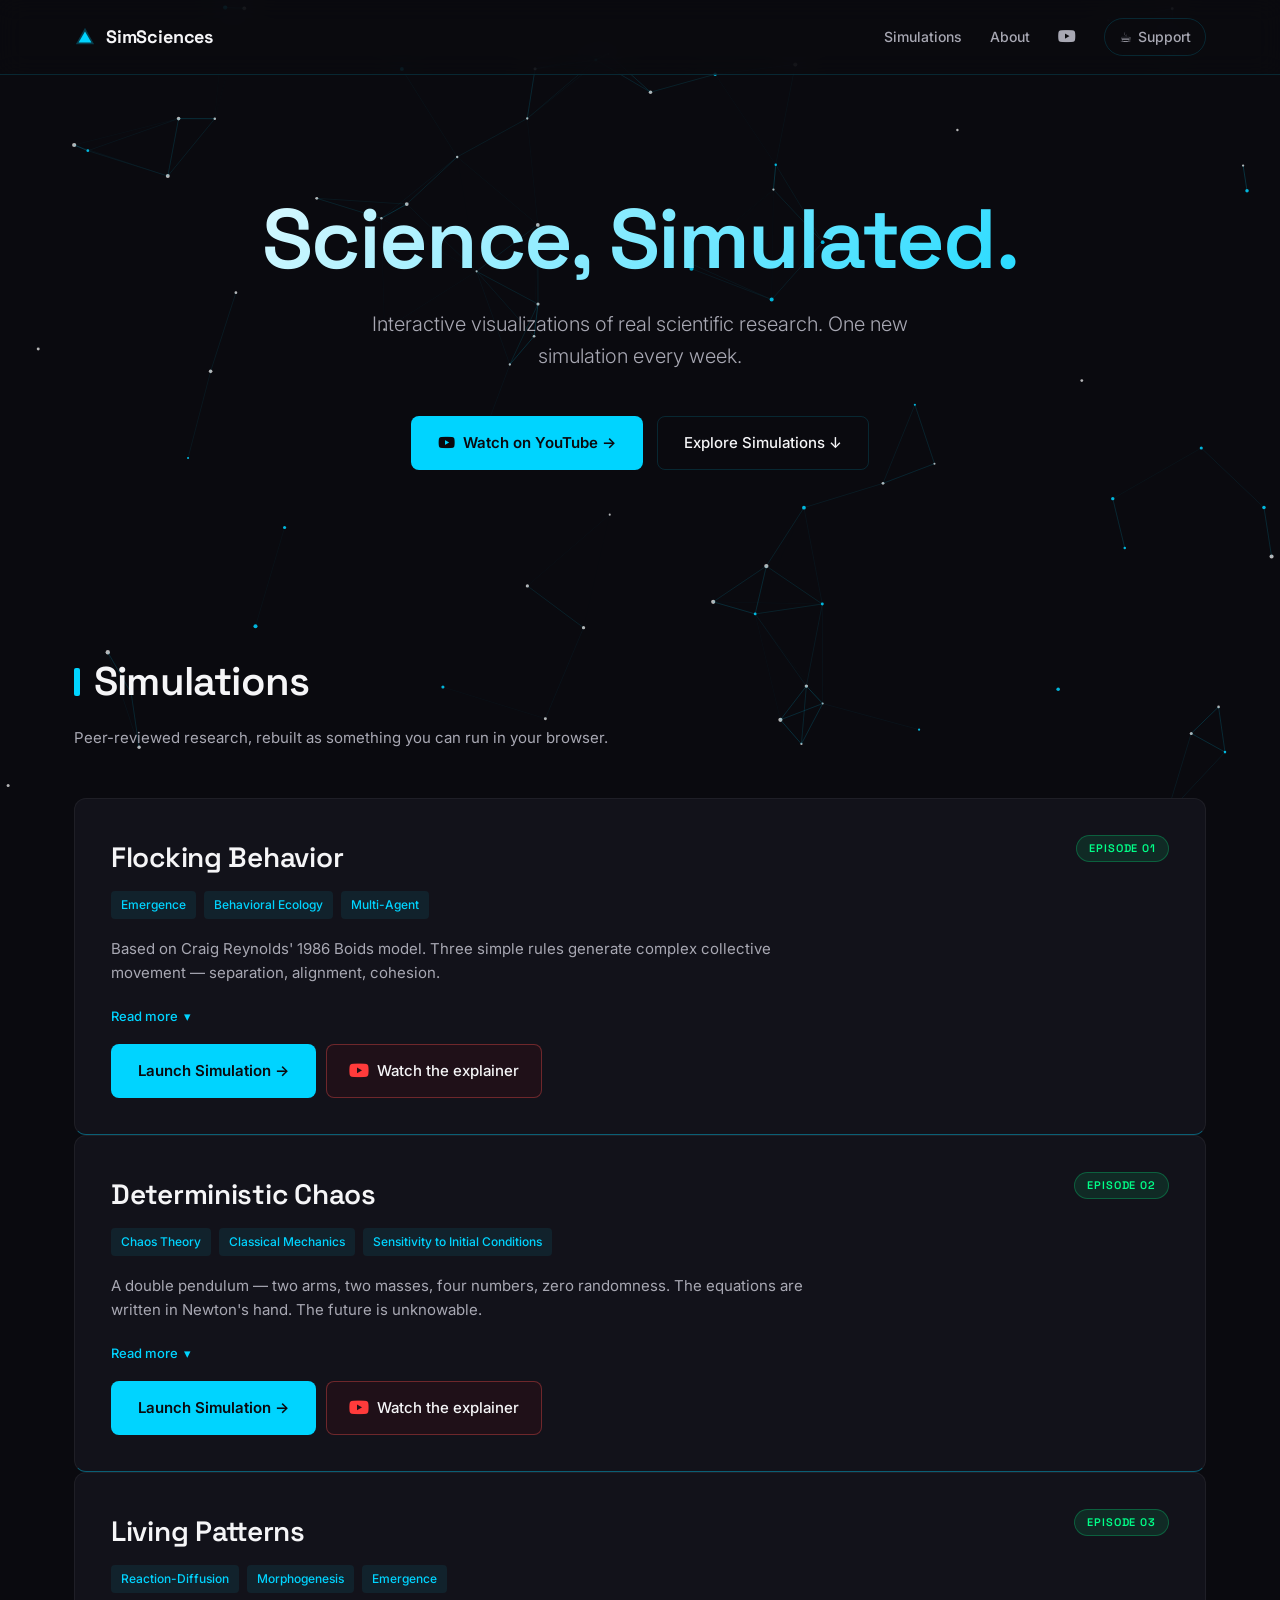
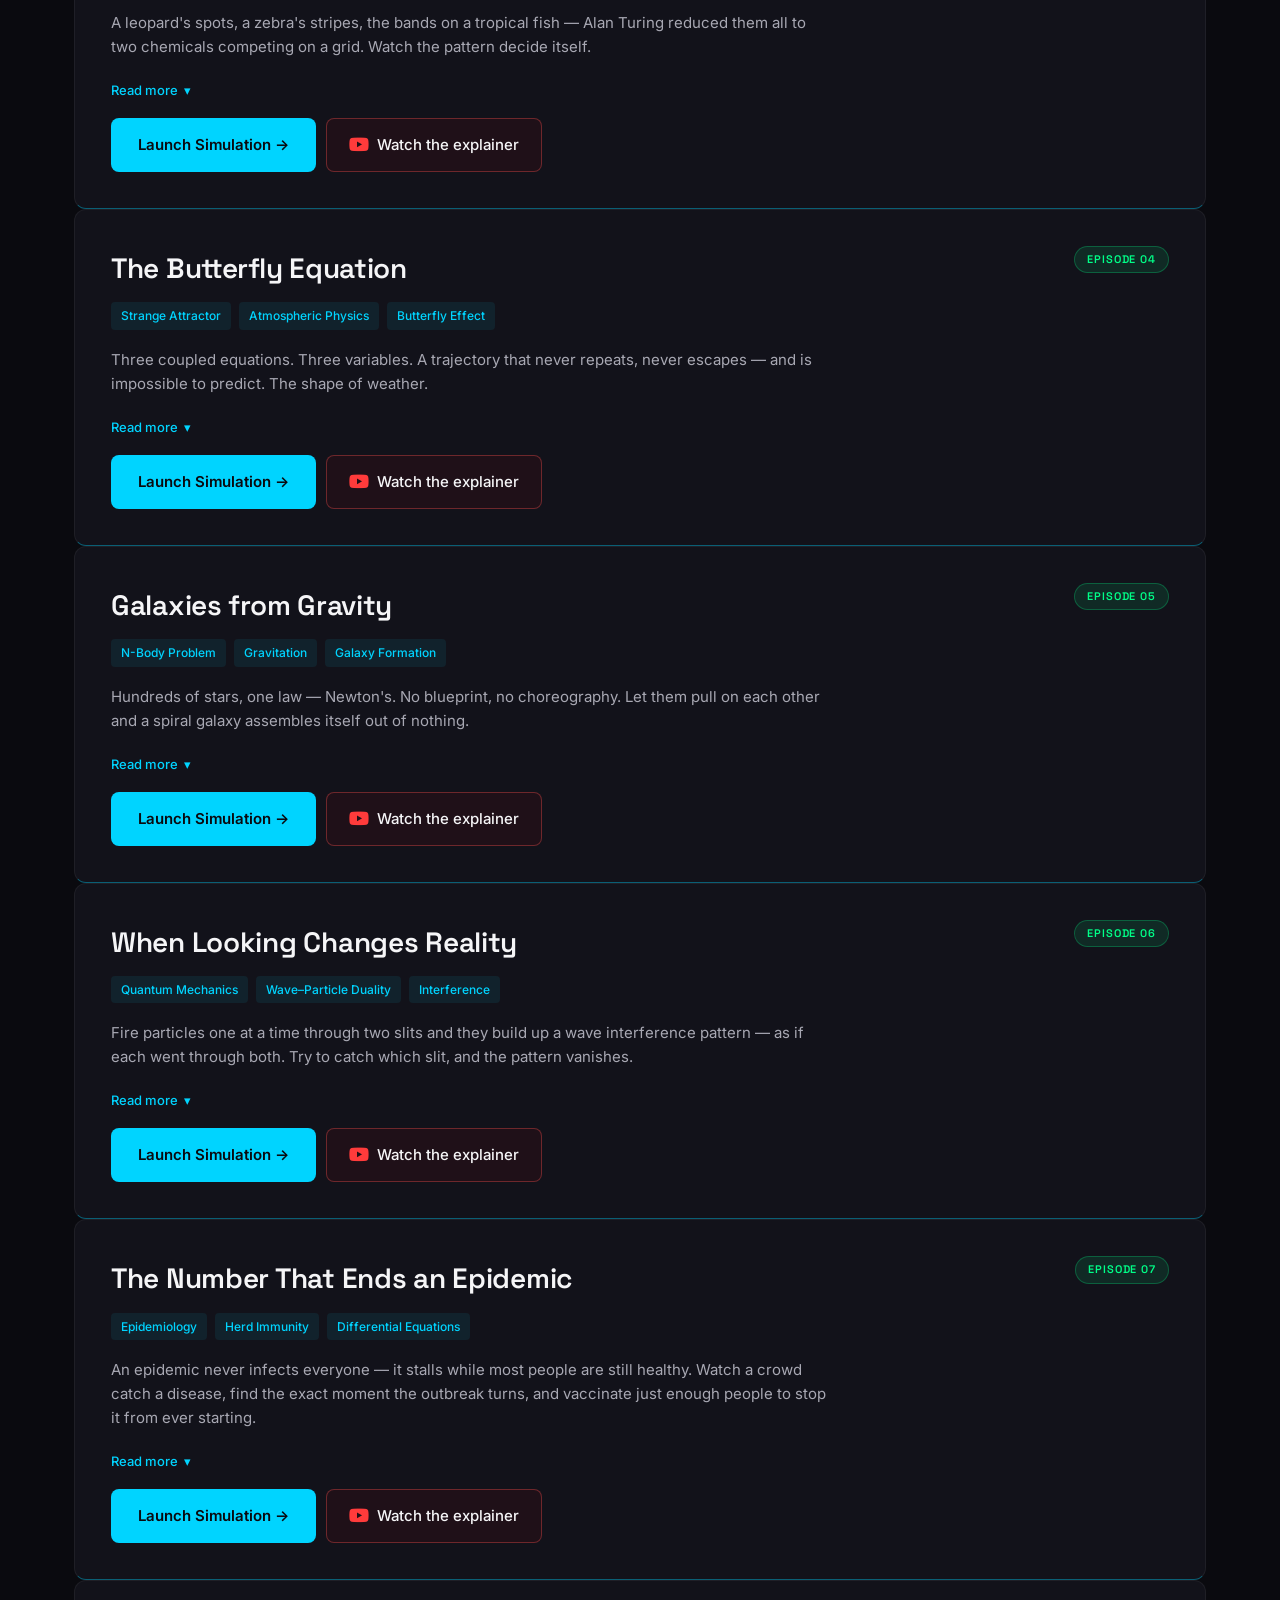
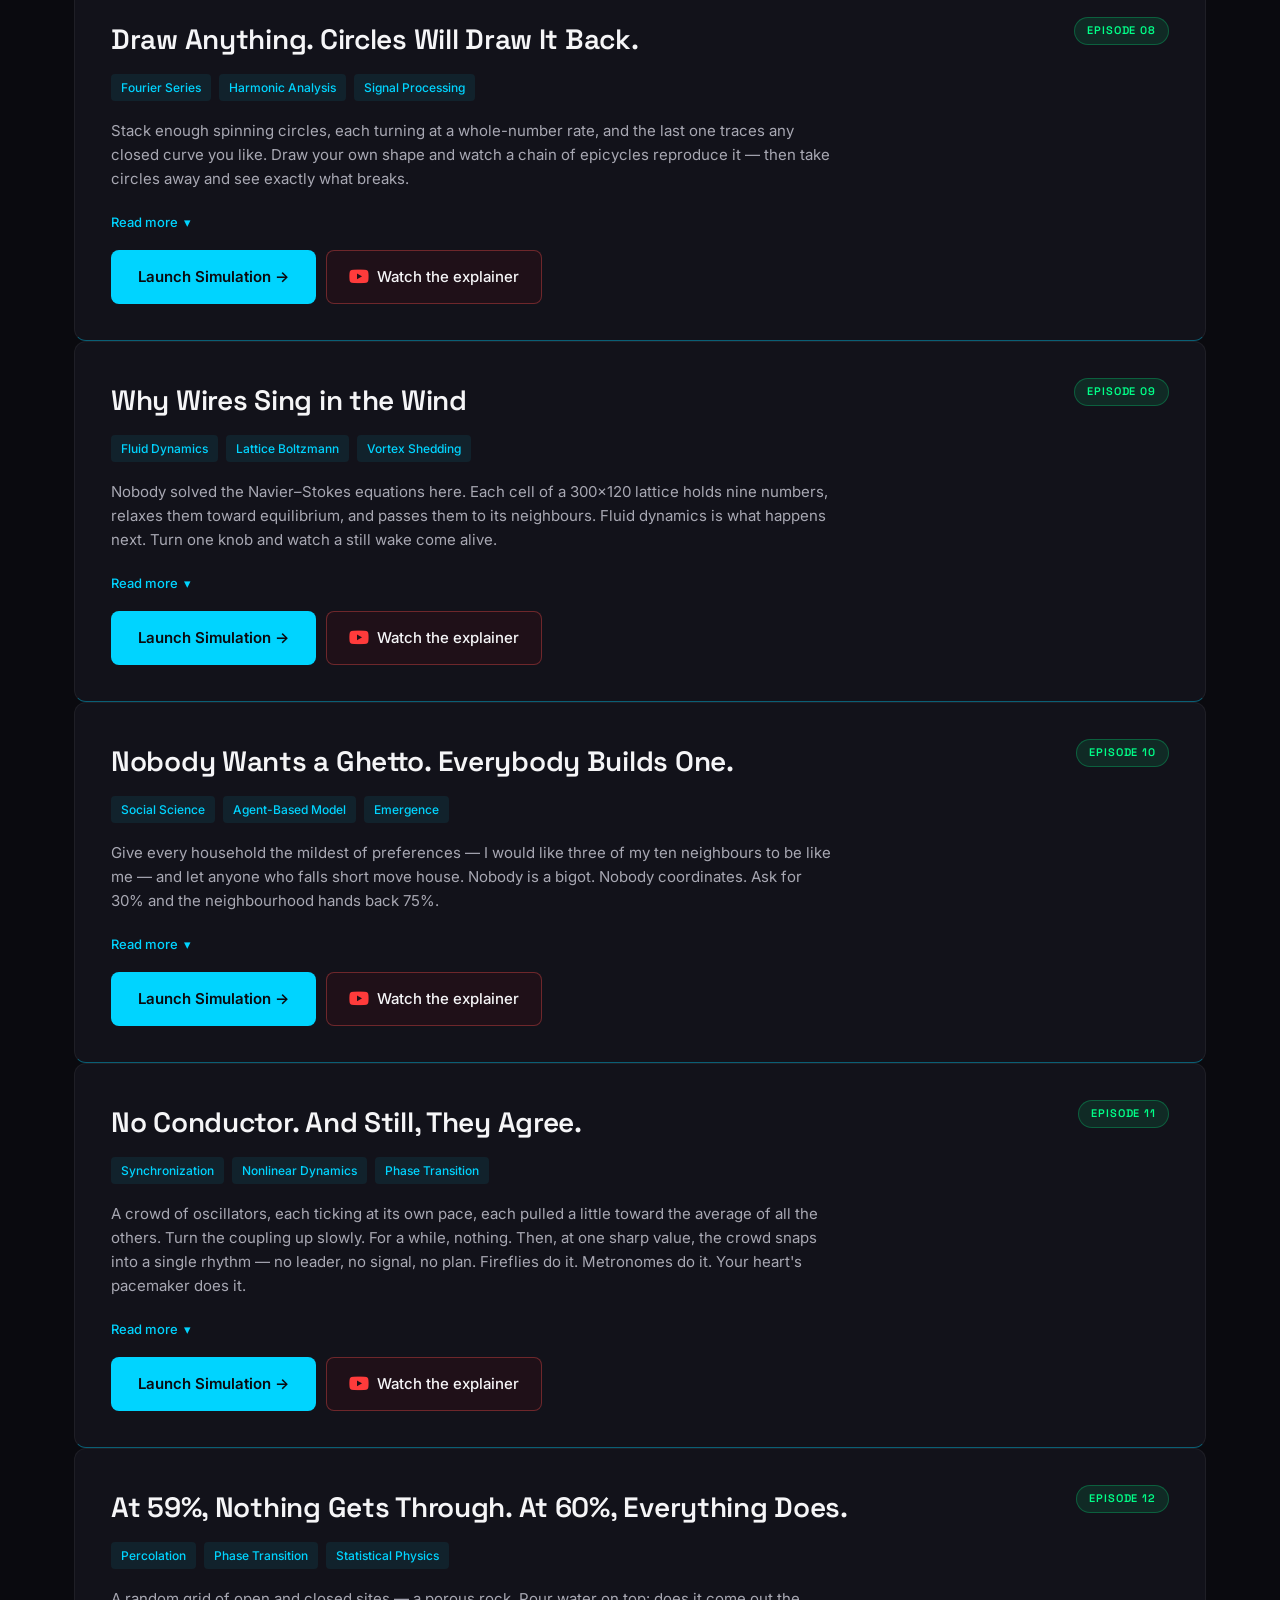
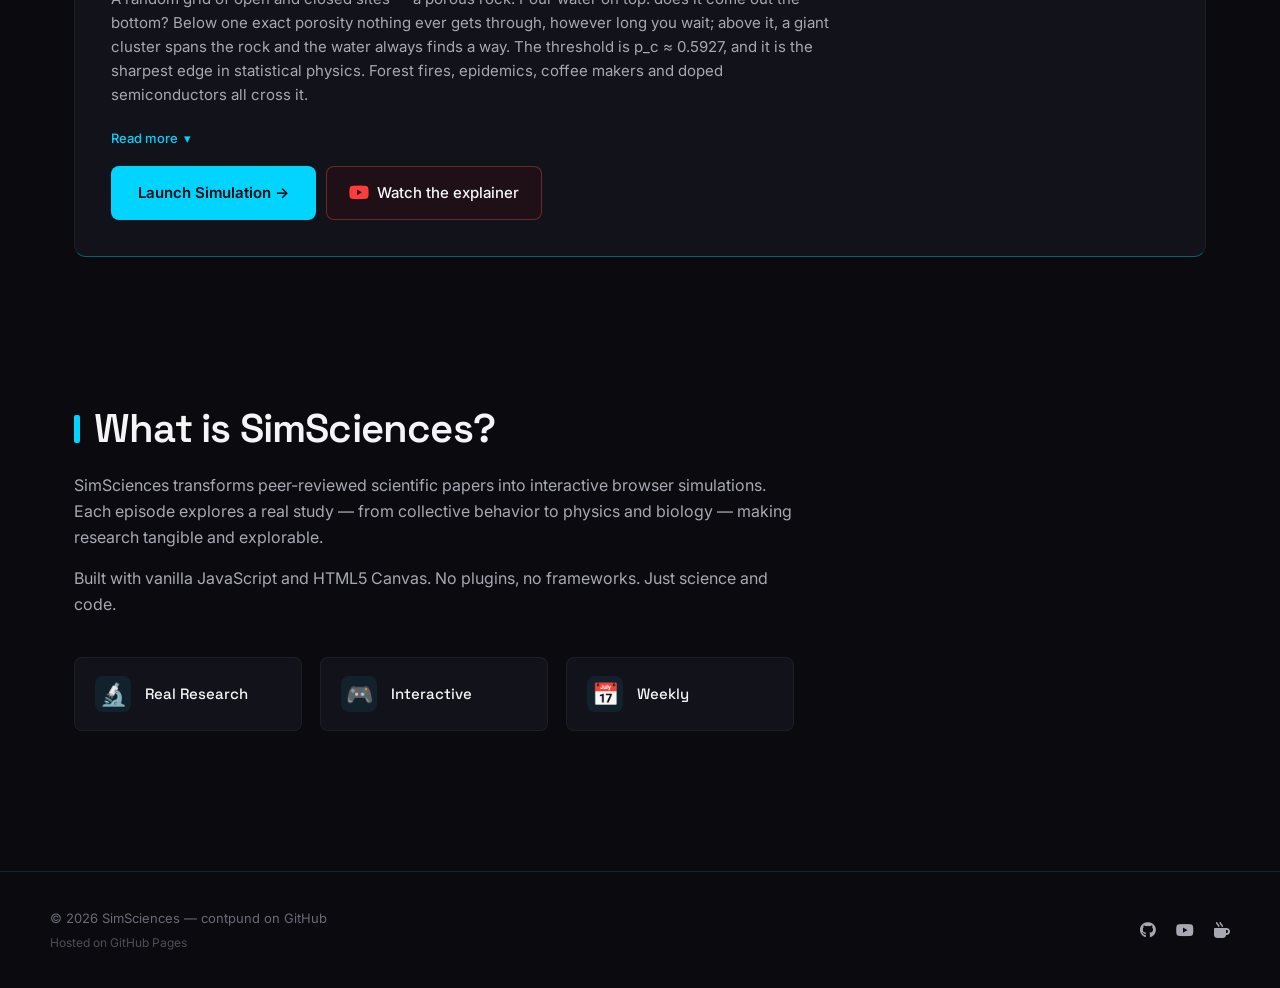
<file: index.html>
<!DOCTYPE html>
<html lang="en">
<head>
  <meta charset="UTF-8" />
  <meta name="viewport" content="width=device-width, initial-scale=1.0" />
  <title>SimSciences — Science, Simulated.</title>
  <meta name="description" content="Interactive browser simulations of real scientific research. One new simulation every week." />

  <link rel="preconnect" href="https://fonts.googleapis.com">
  <link rel="preconnect" href="https://fonts.gstatic.com" crossorigin>
  <link href="https://fonts.googleapis.com/css2?family=Space+Grotesk:wght@500;600;700&family=Inter:wght@300;400;500;600&display=swap" rel="stylesheet">
  <link rel="stylesheet" href="https://cdnjs.cloudflare.com/ajax/libs/font-awesome/6.5.1/css/all.min.css" integrity="sha512-DTOQO9RWCH3ppGqcWaEA1BIZOC6xxalwEsw9c2QQeAIftl+Vegovlnee1c9QX4TctnWMn13TZye+giMm8e2LwA==" crossorigin="anonymous" referrerpolicy="no-referrer" />

  <style>
    :root {
      --bg: #0a0a0f;
      --surface: #12121a;
      --surface-2: #1a1a24;
      --border: rgba(0, 212, 255, 0.15);
      --border-strong: rgba(0, 212, 255, 0.4);
      --cyan: #00d4ff;
      --green: #00ff88;
      --text: #f5f5f7;
      --text-muted: #a8a8b3;
      --text-dim: #6b6b78;
      --max-w: 1180px;
    }

    * { box-sizing: border-box; margin: 0; padding: 0; }

    html { scroll-behavior: smooth; }

    body {
      font-family: 'Inter', system-ui, sans-serif;
      background: var(--bg);
      color: var(--text);
      line-height: 1.6;
      font-weight: 400;
      overflow-x: hidden;
      min-height: 100vh;
    }

    h1, h2, h3 {
      font-family: 'Space Grotesk', sans-serif;
      font-weight: 600;
      letter-spacing: -0.02em;
      color: var(--text);
    }

    a { color: inherit; text-decoration: none; }

    /* Background canvas */
    #bg-canvas {
      position: fixed;
      top: 0;
      left: 0;
      width: 100vw;
      height: 100vh;
      z-index: -1;
      pointer-events: none;
    }

    /* Header */
    header {
      position: sticky;
      top: 0;
      z-index: 100;
      backdrop-filter: blur(12px);
      -webkit-backdrop-filter: blur(12px);
      background: rgba(10, 10, 15, 0.7);
      border-bottom: 1px solid var(--border);
    }

    .nav {
      max-width: var(--max-w);
      margin: 0 auto;
      padding: 18px 24px;
      display: flex;
      align-items: center;
      justify-content: space-between;
      gap: 16px;
    }

    .logo {
      display: flex;
      align-items: center;
      gap: 10px;
      font-family: 'Space Grotesk', sans-serif;
      font-weight: 700;
      font-size: 18px;
      letter-spacing: -0.01em;
    }

    .logo svg { display: block; }

    .logo-mark path { fill: var(--cyan); }

    .nav-links {
      display: flex;
      align-items: center;
      gap: 28px;
    }

    .nav-links a {
      font-size: 14px;
      color: var(--text-muted);
      transition: color 0.2s ease;
      font-weight: 500;
    }

    .nav-links a:hover { color: var(--cyan); }

    .nav-links .yt-icon { font-size: 16px; }

    .kofi-btn {
      display: inline-flex;
      align-items: center;
      gap: 6px;
      padding: 7px 14px;
      border: 1px solid var(--border);
      border-radius: 999px;
      font-size: 13px;
      color: var(--text-muted);
      transition: all 0.2s ease;
      font-weight: 500;
    }

    .kofi-btn:hover {
      border-color: var(--border-strong);
      color: var(--cyan);
    }

    /* Hero */
    .hero {
      max-width: var(--max-w);
      margin: 0 auto;
      padding: 120px 24px 100px;
      text-align: center;
      position: relative;
    }

    .hero h1 {
      font-size: clamp(42px, 7vw, 84px);
      line-height: 1.05;
      margin-bottom: 24px;
      background: linear-gradient(135deg, #ffffff 0%, var(--cyan) 100%);
      -webkit-background-clip: text;
      background-clip: text;
      -webkit-text-fill-color: transparent;
    }

    .hero p.subtitle {
      font-size: clamp(16px, 2vw, 20px);
      color: var(--text-muted);
      max-width: 620px;
      margin: 0 auto 44px;
      font-weight: 300;
    }

    .hero-actions {
      display: flex;
      gap: 14px;
      justify-content: center;
      flex-wrap: wrap;
    }

    .btn {
      display: inline-flex;
      align-items: center;
      gap: 8px;
      padding: 14px 26px;
      border-radius: 8px;
      font-size: 15px;
      font-weight: 500;
      font-family: 'Inter', sans-serif;
      cursor: pointer;
      transition: all 0.2s ease;
      border: 1px solid transparent;
    }

    .btn-primary {
      background: var(--cyan);
      color: var(--bg);
      font-weight: 600;
    }

    .btn-primary:hover {
      background: #33dcff;
      transform: translateY(-1px);
      box-shadow: 0 8px 24px rgba(0, 212, 255, 0.25);
    }

    .btn-secondary {
      background: transparent;
      color: var(--text);
      border-color: var(--border);
    }

    .btn-secondary:hover {
      border-color: var(--border-strong);
      color: var(--cyan);
    }

    /* Sections */
    section {
      max-width: var(--max-w);
      margin: 0 auto;
      padding: 80px 24px;
    }

    .section-title {
      font-size: clamp(28px, 4vw, 40px);
      margin-bottom: 12px;
      display: flex;
      align-items: center;
      gap: 14px;
    }

    .section-title::before {
      content: "";
      display: inline-block;
      width: 6px;
      height: 28px;
      background: var(--cyan);
      border-radius: 2px;
    }

    .section-subtitle {
      color: var(--text-muted);
      font-size: 15px;
      margin-bottom: 48px;
      max-width: 600px;
    }

    /* Project card */
    .card {
      background: var(--surface);
      border: 1px solid rgba(255, 255, 255, 0.06);
      border-bottom: 1px solid var(--border-strong);
      border-radius: 12px;
      padding: 36px;
      transition: all 0.3s ease;
      position: relative;
      overflow: hidden;
    }

    .card::before {
      content: "";
      position: absolute;
      inset: 0;
      background: radial-gradient(circle at 100% 0%, rgba(0, 212, 255, 0.08), transparent 50%);
      opacity: 0;
      transition: opacity 0.3s ease;
      pointer-events: none;
    }

    .card:hover {
      transform: scale(1.02);
      box-shadow: 0 12px 40px rgba(0, 212, 255, 0.12);
      border-bottom-color: var(--cyan);
    }

    .card:hover::before { opacity: 1; }

    .card-header {
      display: flex;
      justify-content: space-between;
      align-items: flex-start;
      gap: 16px;
      margin-bottom: 12px;
      flex-wrap: wrap;
    }

    .card h3 {
      font-size: 28px;
      letter-spacing: -0.01em;
    }

    .badge {
      display: inline-block;
      padding: 4px 12px;
      background: rgba(0, 255, 136, 0.1);
      color: var(--green);
      border: 1px solid rgba(0, 255, 136, 0.25);
      border-radius: 999px;
      font-size: 11px;
      font-weight: 600;
      letter-spacing: 0.08em;
      text-transform: uppercase;
      font-family: 'Space Grotesk', sans-serif;
    }
    .badge.bonus-badge {
      background: rgba(255, 152, 68, 0.10);
      color: #ff9844;
      border-color: rgba(255, 152, 68, 0.30);
    }
    .card.bonus .card-header h3::before {
      content: '🧪 ';
      font-size: 0.85em;
      opacity: 0.75;
    }

    .tags {
      display: flex;
      flex-wrap: wrap;
      gap: 8px;
      margin-bottom: 18px;
    }

    .tag {
      font-size: 12px;
      padding: 4px 10px;
      background: rgba(0, 212, 255, 0.08);
      color: var(--cyan);
      border-radius: 4px;
      font-weight: 500;
    }

    .card-desc {
      color: var(--text-muted);
      font-size: 15px;
      margin-bottom: 18px;
      max-width: 720px;
    }

    .read-more-toggle {
      background: none;
      border: none;
      color: var(--cyan);
      font-size: 13px;
      font-weight: 500;
      cursor: pointer;
      padding: 0;
      margin-bottom: 12px;
      font-family: 'Inter', sans-serif;
      display: inline-flex;
      align-items: center;
      gap: 6px;
      transition: opacity 0.2s ease;
    }

    .read-more-toggle:hover { opacity: 0.75; }

    .read-more-toggle .chevron {
      transition: transform 0.3s ease;
      display: inline-block;
    }

    .read-more-toggle.open .chevron { transform: rotate(180deg); }

    .scientific-text {
      max-height: 0;
      overflow: hidden;
      transition: max-height 0.5s ease, margin 0.3s ease;
      color: var(--text-muted);
      font-size: 14.5px;
      line-height: 1.75;
    }

    .scientific-text.open {
      max-height: 1500px;
      margin-bottom: 24px;
    }

    .scientific-text p { margin-bottom: 14px; }

    .scientific-text ul {
      list-style: none;
      padding-left: 0;
      margin-bottom: 14px;
    }

    .scientific-text ul li {
      padding: 4px 0 4px 18px;
      position: relative;
    }

    .scientific-text ul li::before {
      content: "";
      position: absolute;
      left: 0;
      top: 14px;
      width: 8px;
      height: 1px;
      background: var(--cyan);
    }

    .scientific-text .reference {
      font-size: 13px;
      color: var(--text-dim);
      font-style: italic;
      border-left: 2px solid var(--border);
      padding-left: 12px;
      margin-top: 16px;
    }

    .card-cta {
      margin-top: 8px;
      display: flex;
      flex-wrap: wrap;
      gap: 10px;
    }
    .btn-yt {
      display: inline-flex;
      align-items: center;
      gap: 8px;
      padding: 14px 22px;
      border-radius: 8px;
      font-size: 15px;
      font-weight: 500;
      font-family: 'Inter', sans-serif;
      background: rgba(255, 0, 0, 0.06);
      color: var(--text);
      border: 1px solid rgba(255, 80, 80, 0.35);
      cursor: pointer;
      transition: all 0.2s ease;
    }
    .btn-yt:hover {
      border-color: rgba(255, 80, 80, 0.7);
      background: rgba(255, 0, 0, 0.12);
      transform: translateY(-1px);
    }
    .btn-yt .yt-glyph {
      color: #ff3b3b;
      font-size: 18px;
    }

    /* About */
    #about {
      padding-top: 60px;
    }

    .about-content {
      max-width: 720px;
    }

    .about-content p {
      color: var(--text-muted);
      font-size: 16px;
      margin-bottom: 16px;
    }

    .features {
      display: grid;
      grid-template-columns: repeat(auto-fit, minmax(180px, 1fr));
      gap: 18px;
      margin-top: 40px;
    }

    .feature {
      display: flex;
      align-items: center;
      gap: 14px;
      padding: 18px 20px;
      background: var(--surface);
      border: 1px solid rgba(255, 255, 255, 0.05);
      border-radius: 8px;
    }

    .feature-icon {
      font-size: 22px;
      width: 36px;
      height: 36px;
      display: flex;
      align-items: center;
      justify-content: center;
      background: rgba(0, 212, 255, 0.08);
      border-radius: 8px;
    }

    .feature-label {
      font-family: 'Space Grotesk', sans-serif;
      font-weight: 500;
      font-size: 15px;
    }

    /* Footer */
    footer {
      border-top: 1px solid var(--border);
      margin-top: 60px;
      padding: 36px 24px;
      background: rgba(10, 10, 15, 0.6);
    }

    .footer-content {
      max-width: var(--max-w);
      margin: 0 auto;
      display: flex;
      justify-content: space-between;
      align-items: center;
      flex-wrap: wrap;
      gap: 18px;
    }

    .footer-info {
      color: var(--text-dim);
      font-size: 13px;
    }

    .footer-info .hosted {
      display: block;
      margin-top: 4px;
      font-size: 12px;
      color: var(--text-dim);
      opacity: 0.7;
    }

    .footer-links {
      display: flex;
      gap: 20px;
      align-items: center;
    }

    .footer-links a {
      color: var(--text-muted);
      font-size: 16px;
      transition: color 0.2s ease;
    }

    .footer-links a:hover { color: var(--cyan); }

    /* Responsive */
    @media (max-width: 640px) {
      .nav { padding: 14px 18px; gap: 12px; }
      .nav-links { gap: 16px; }
      .nav-links a[href="#about"] { display: none; }
      .hero { padding: 70px 18px 60px; }
      section { padding: 60px 18px; }
      .card { padding: 24px; }
      .card h3 { font-size: 22px; }
      .footer-content { flex-direction: column; text-align: center; }
      .kofi-btn span:not(.kofi-emoji) { display: none; }
    }

    @media (max-width: 380px) {
      .nav-links { gap: 12px; }
      .nav-links a span.label { display: none; }
    }
  </style>
</head>
<body>
  <canvas id="bg-canvas" aria-hidden="true"></canvas>

  <header>
    <nav class="nav">
      <a href="#" class="logo" aria-label="SimSciences home">
        <svg class="logo-mark" width="22" height="22" viewBox="0 0 24 24" aria-hidden="true">
          <path d="M12 2 L22 20 L2 20 Z" opacity="0.25"/>
          <path d="M12 6 L19 18 L5 18 Z"/>
        </svg>
        <span>SimSciences</span>
      </a>

      <div class="nav-links">
        <a href="#simulations"><span class="label">Simulations</span></a>
        <a href="#about"><span class="label">About</span></a>
        <a href="https://youtube.com/@simsciences" target="_blank" rel="noopener noreferrer" aria-label="YouTube">
          <i class="fa-brands fa-youtube yt-icon"></i>
        </a>
        <a href="https://ko-fi.com/simsciences" target="_blank" rel="noopener noreferrer" class="kofi-btn" aria-label="Support on Ko-fi">
          <span class="kofi-emoji">☕</span><span>Support</span>
        </a>
      </div>
    </nav>
  </header>

  <main>
    <section class="hero">
      <h1>Science, Simulated.</h1>
      <p class="subtitle">Interactive visualizations of real scientific research. One new simulation every week.</p>
      <div class="hero-actions">
        <a href="https://youtube.com/@simsciences" target="_blank" rel="noopener noreferrer" class="btn btn-primary">
          <i class="fa-brands fa-youtube"></i> Watch on YouTube →
        </a>
        <a href="#simulations" class="btn btn-secondary">Explore Simulations ↓</a>
      </div>
    </section>

    <section id="simulations">
      <h2 class="section-title">Simulations</h2>
      <p class="section-subtitle">Peer-reviewed research, rebuilt as something you can run in your browser.</p>

      <article class="card">
        <div class="card-header">
          <h3>Flocking Behavior</h3>
          <span class="badge">Episode 01</span>
        </div>

        <div class="tags">
          <span class="tag">Emergence</span>
          <span class="tag">Behavioral Ecology</span>
          <span class="tag">Multi-Agent</span>
        </div>

        <p class="card-desc">
          Based on Craig Reynolds' 1986 Boids model. Three simple rules generate complex collective movement — separation, alignment, cohesion.
        </p>

        <button class="read-more-toggle" type="button" aria-expanded="false" aria-controls="sci-flocking">
          Read more <span class="chevron">▾</span>
        </button>

        <div class="scientific-text" id="sci-flocking">
          <p><strong>Flocking Behavior — Craig Reynolds, 1986</strong></p>
          <p>
            In 1986, computer scientist Craig Reynolds published a landmark paper introducing "Boids" (Bird-oid Objects), a simulation model that reproduces the emergent collective movement observed in bird flocks, fish schools, and insect swarms.
          </p>
          <p>
            Reynolds demonstrated that complex, lifelike group behavior arises from just three simple local rules applied to each individual agent:
          </p>
          <ul>
            <li><strong>Separation</strong> — avoid crowding neighbors (short-range repulsion)</li>
            <li><strong>Alignment</strong> — steer towards the average heading of nearby agents</li>
            <li><strong>Cohesion</strong> — move toward the average position of nearby agents</li>
          </ul>
          <p>No central coordination. No global information. Pure emergence.</p>
          <p>
            The predator-prey extension adds a fourth dynamic: escape behavior, where prey agents detect and flee from a predator, while the predator hunts using proximity-based targeting. This models biological predation patterns studied in behavioral ecology.
          </p>
          <p class="reference">
            Reynolds, C. W. (1987). Flocks, herds and schools: A distributed behavioral model. ACM SIGGRAPH Computer Graphics, 21(4), 25–34.
          </p>
        </div>

        <div class="card-cta">
          <a href="./boids/flocking/" target="_blank" rel="noopener noreferrer" class="btn btn-primary">
            Launch Simulation →
          </a>
          <a href="https://www.youtube.com/watch?v=ar7ySMzFaW8" target="_blank" rel="noopener noreferrer" class="btn-yt" aria-label="Watch episode 01 on YouTube">
            <i class="fa-brands fa-youtube yt-glyph"></i>
            <span>Watch the explainer</span>
          </a>
        </div>
      </article>

      <article class="card">
        <div class="card-header">
          <h3>Deterministic Chaos</h3>
          <span class="badge">Episode 02</span>
        </div>

        <div class="tags">
          <span class="tag">Chaos Theory</span>
          <span class="tag">Classical Mechanics</span>
          <span class="tag">Sensitivity to Initial Conditions</span>
        </div>

        <p class="card-desc">
          A double pendulum — two arms, two masses, four numbers, zero randomness. The equations are written in Newton's hand. The future is unknowable.
        </p>

        <button class="read-more-toggle" type="button" aria-expanded="false" aria-controls="sci-pendulum">
          Read more <span class="chevron">▾</span>
        </button>

        <div class="scientific-text" id="sci-pendulum">
          <p><strong>Deterministic Chaos — Lorenz, 1961</strong></p>
          <p>
            In 1961, MIT meteorologist Edward Lorenz typed weather data into his computer rounded to three decimals instead of six. Three months of simulated weather later, his result was unrecognizable. He had stumbled onto something Newton, Laplace, and Einstein had all missed: a perfectly deterministic system that is, in principle, unpredictable.
          </p>
          <p>
            The double pendulum is the cleanest demonstration. Two rigid arms hinged together, swinging under gravity, governed by the Lagrangian equations of motion. Given identical initial conditions, two identical pendulums will trace identical paths — forever. But change the initial angle by one ten-thousandth of a radian, and within seconds the two trajectories have nothing in common.
          </p>
          <ul>
            <li><strong>Determinism</strong> — same equations, same start → same future, exactly</li>
            <li><strong>Sensitivity</strong> — an angle off by 10⁻⁴ radians becomes a different trajectory in seconds</li>
            <li><strong>Unpredictability</strong> — long-term forecasting fails, not from noise, but from this sensitivity alone</li>
          </ul>
          <p>
            This phenomenon — the foundation of modern chaos theory — appears wherever local rules generate global dynamics: weather, financial markets, neural firing, planetary orbits over millions of years. The same shape governs them all.
          </p>
          <p class="reference">
            Lorenz, E. N. (1963). Deterministic Nonperiodic Flow. Journal of the Atmospheric Sciences, 20(2), 130–141. — Baker, G. L., &amp; Gollub, J. P. (1990). Chaotic Dynamics: An Introduction. Cambridge University Press.
          </p>
        </div>

        <div class="card-cta">
          <a href="./double-pendulum/" target="_blank" rel="noopener noreferrer" class="btn btn-primary">
            Launch Simulation →
          </a>
          <a href="https://youtu.be/QzORK2P0zb0" target="_blank" rel="noopener noreferrer" class="btn-yt" aria-label="Watch episode 02 on YouTube">
            <i class="fa-brands fa-youtube yt-glyph"></i>
            <span>Watch the explainer</span>
          </a>
        </div>
      </article>

      <article class="card">
        <div class="card-header">
          <h3>Living Patterns</h3>
          <span class="badge">Episode 03</span>
        </div>

        <div class="tags">
          <span class="tag">Reaction-Diffusion</span>
          <span class="tag">Morphogenesis</span>
          <span class="tag">Emergence</span>
        </div>

        <p class="card-desc">
          A leopard's spots, a zebra's stripes, the bands on a tropical fish — Alan Turing reduced them all to two chemicals competing on a grid. Watch the pattern decide itself.
        </p>

        <button class="read-more-toggle" type="button" aria-expanded="false" aria-controls="sci-turing">
          Read more <span class="chevron">▾</span>
        </button>

        <div class="scientific-text" id="sci-turing">
          <p><strong>The Chemical Basis of Morphogenesis — Turing, 1952</strong></p>
          <p>
            Two years before his death, Alan Turing — the man who broke Enigma and invented the universal computer — published a paper on biology. He asked a question nobody else was asking: where do the spots on a leopard come from? Why do zebras have stripes? Why are tropical fish painted with such precise patterns? The standard answer at the time was genetic — somewhere in the DNA, a blueprint specifies "spot here, stripe there." Turing suggested something stranger.
          </p>
          <p>
            He proposed two chemicals — an "activator" A and an "inhibitor" B — diffusing across the developing embryo and reacting with each other. The activator produces more of itself AND of the inhibitor. The inhibitor degrades both. If the inhibitor diffuses faster than the activator, the uniform initial state becomes unstable, and stable spatial patterns spontaneously appear. No blueprint. Just two equations and a difference in diffusion rates.
          </p>
          <p>
            Turing wrote them down in the Gray-Scott form below — two coupled reaction-diffusion equations. Slide the feed rate <strong>f</strong> and the kill rate <strong>k</strong> and you cross every animal in the savanna without changing a single line of code.
          </p>
          <ul>
            <li><strong>Activator–inhibitor system</strong> — two chemicals, one promotes itself, one suppresses both</li>
            <li><strong>Turing instability</strong> — uniform state becomes unstable when D_B &gt; D_A</li>
            <li><strong>Universal pattern atlas</strong> — spots, stripes, mazes, mitosis, all on one (f, k) map</li>
            <li><strong>Predicted before observed</strong> — chemicals matching Turing's model were only identified in 2012</li>
          </ul>
          <p>
            The same equations describe the patterns on the lionfish, the regular spacing of hair follicles in your skin, the ridges in a fingerprint, and the bands of melanin that draw a fingernail's structure. A single chemical instability, written down in 1952 by a man dying of injustice, that turned out to draw most of life's surface.
          </p>
          <p class="reference">
            Turing, A. M. (1952). The Chemical Basis of Morphogenesis. Philosophical Transactions of the Royal Society B, 237(641), 37–72.
          </p>
        </div>

        <div class="card-cta">
          <a href="./turing-patterns/" target="_blank" rel="noopener noreferrer" class="btn btn-primary">
            Launch Simulation →
          </a>
          <a href="https://youtu.be/pHStVNsk8wA" target="_blank" rel="noopener noreferrer" class="btn-yt" aria-label="Watch episode 03 on YouTube">
            <i class="fa-brands fa-youtube yt-glyph"></i>
            <span>Watch the explainer</span>
          </a>
        </div>
      </article>

      <article class="card">
        <div class="card-header">
          <h3>The Butterfly Equation</h3>
          <span class="badge">Episode 04</span>
        </div>

        <div class="tags">
          <span class="tag">Strange Attractor</span>
          <span class="tag">Atmospheric Physics</span>
          <span class="tag">Butterfly Effect</span>
        </div>

        <p class="card-desc">
          Three coupled equations. Three variables. A trajectory that never repeats, never escapes — and is impossible to predict. The shape of weather.
        </p>

        <button class="read-more-toggle" type="button" aria-expanded="false" aria-controls="sci-lorenz">
          Read more <span class="chevron">▾</span>
        </button>

        <div class="scientific-text" id="sci-lorenz">
          <p><strong>The Lorenz Attractor — 1963</strong></p>
          <p>
            Edward Lorenz built a toy model of atmospheric convection — a heated fluid layer in a gravitational field. He kept only what he believed essential and reduced the Navier-Stokes equations to three coupled ordinary differential equations: dx/dt = σ(y−x), dy/dt = x(ρ−z)−y, dz/dt = xy−βz. Three variables. Two nonlinearities. No randomness.
          </p>
          <p>
            What he discovered, plotted on his lab's printer, was a shape no one had seen before: a trajectory that orbits forever inside a bounded region of space without ever crossing itself, without ever settling, without ever repeating. A strange attractor.
          </p>
          <ul>
            <li><strong>Deterministic</strong> — same equations, same initial point → identical trajectories, forever</li>
            <li><strong>Bounded</strong> — the orbit never escapes a finite region of state space</li>
            <li><strong>Non-periodic</strong> — it never closes a loop, never repeats a previous point</li>
            <li><strong>Sensitive</strong> — two starts ε = 10⁻⁵ apart diverge by macroscopic amounts in seconds</li>
          </ul>
          <p>
            This is the mathematical reason weather forecasting stops being useful past 10–14 days, no matter how powerful your computer. It is also the geometric signature of every system where local rules generate global dynamics that cannot be solved analytically — only watched.
          </p>
          <p class="reference">
            Lorenz, E. N. (1963). Deterministic Nonperiodic Flow. Journal of the Atmospheric Sciences, 20(2), 130–141.
          </p>
        </div>

        <div class="card-cta">
          <a href="./lorenz-attractor/" target="_blank" rel="noopener noreferrer" class="btn btn-primary">
            Launch Simulation →
          </a>
          <a href="https://youtu.be/zkwlverMKR0" target="_blank" rel="noopener noreferrer" class="btn-yt" aria-label="Watch episode 04 on YouTube">
            <i class="fa-brands fa-youtube yt-glyph"></i>
            <span>Watch the explainer</span>
          </a>
        </div>
      </article>

      <article class="card">
        <div class="card-header">
          <h3>Galaxies from Gravity</h3>
          <span class="badge">Episode 05</span>
        </div>

        <div class="tags">
          <span class="tag">N-Body Problem</span>
          <span class="tag">Gravitation</span>
          <span class="tag">Galaxy Formation</span>
        </div>

        <p class="card-desc">
          Hundreds of stars, one law — Newton's. No blueprint, no choreography. Let them pull on each other and a spiral galaxy assembles itself out of nothing.
        </p>

        <button class="read-more-toggle" type="button" aria-expanded="false" aria-controls="sci-nbody">
          Read more <span class="chevron">▾</span>
        </button>

        <div class="scientific-text" id="sci-nbody">
          <p><strong>The N-Body Problem — Newton, 1687</strong></p>
          <p>
            Newton gave us one line for gravity: every pair of masses attracts along the line between them, with a force F = G·m₁·m₂/r². For two bodies it solves cleanly — Kepler's ellipses. Add a third and the system becomes non-integrable: there is no general closed-form solution. For hundreds of bodies the only way forward is to compute every pairwise pull and step time forward, over and over.
          </p>
          <p>
            That is exactly what this simulation does — a direct O(N²) sum each frame, integrated with a symplectic velocity-Verlet scheme so orbital energy stays honest. Nothing about a spiral is written into the rules. It emerges.
          </p>
          <ul>
            <li><strong>Emergent</strong> — spiral arms are density waves the disk grows on its own from tiny irregularities</li>
            <li><strong>Scale-free</strong> — the same law that drops an apple shapes a galaxy a hundred thousand light-years across</li>
            <li><strong>Chaotic</strong> — like the three-body problem, long-term trajectories are unpredictable in detail</li>
            <li><strong>Softened</strong> — a length ε smooths the 1/r² singularity so near-misses don't fling stars to infinity</li>
          </ul>
          <p>
            Throw two of these disks at each other and they tear long tidal tails, then merge into one — the same process that built many of the galaxies we see today, including the collision the Milky Way and Andromeda are sliding into.
          </p>
          <p class="reference">
            Newton, I. (1687). Philosophiæ Naturalis Principia Mathematica. London: Royal Society.
          </p>
        </div>

        <div class="card-cta">
          <a href="./nbody/" target="_blank" rel="noopener noreferrer" class="btn btn-primary">
            Launch Simulation →
          </a>
          <a href="https://youtu.be/2nmDvjMx4rU" target="_blank" rel="noopener noreferrer" class="btn-yt" aria-label="Watch episode 05 on YouTube">
            <i class="fa-brands fa-youtube yt-glyph"></i>
            <span>Watch the explainer</span>
          </a>
        </div>
      </article>

      <article class="card">
        <div class="card-header">
          <h3>When Looking Changes Reality</h3>
          <span class="badge">Episode 06</span>
        </div>

        <div class="tags">
          <span class="tag">Quantum Mechanics</span>
          <span class="tag">Wave–Particle Duality</span>
          <span class="tag">Interference</span>
        </div>

        <p class="card-desc">
          Fire particles one at a time through two slits and they build up a wave interference pattern — as if each went through both. Try to catch which slit, and the pattern vanishes.
        </p>

        <button class="read-more-toggle" type="button" aria-expanded="false" aria-controls="sci-dslit">
          Read more <span class="chevron">▾</span>
        </button>

        <div class="scientific-text" id="sci-dslit">
          <p><strong>Young's Double Slit — 1801, and the heart of quantum mechanics</strong></p>
          <p>
            Thomas Young shone light through two narrow slits and saw stripes — bright and dark bands that only make sense if light is a wave, with crests and troughs that add and cancel. Case closed... until physicists learned to send one photon, then one electron, at a time.
          </p>
          <p>
            Each particle hits the screen as a single dot. But let thousands accumulate and the interference stripes reappear — built up one lonely dot at a time. A single indivisible particle behaves as if it passed through both slits and interfered with itself.
          </p>
          <ul>
            <li><strong>Wave–particle duality</strong> — quanta are neither classical waves nor classical balls; they are something that does both</li>
            <li><strong>Superposition</strong> — until measured, the particle takes every path at once, described by a probability amplitude ψ</li>
            <li><strong>The measurement problem</strong> — put a detector at the slits to learn the path, and the superposition collapses: the fringes disappear</li>
            <li><strong>It works for matter</strong> — electrons, neutrons, even large molecules show the same interference</li>
          </ul>
          <p>
            Richard Feynman called this "a phenomenon which is impossible … to explain in any classical way, and which has in it the heart of quantum mechanics. In reality, it contains the only mystery."
          </p>
          <p class="reference">
            Young, T. (1804). The Bakerian Lecture. Phil. Trans. R. Soc. · Feynman, R. P. (1965). The Feynman Lectures on Physics, Vol. III, Ch. 1.
          </p>
        </div>

        <div class="card-cta">
          <a href="./double-slit/" target="_blank" rel="noopener noreferrer" class="btn btn-primary">
            Launch Simulation →
          </a>
          <a href="https://youtu.be/ZLDW3ZmEYbs" target="_blank" rel="noopener noreferrer" class="btn-yt" aria-label="Watch episode 06 on YouTube">
            <i class="fa-brands fa-youtube yt-glyph"></i>
            <span>Watch the explainer</span>
          </a>
        </div>
      </article>

      <article class="card">
        <div class="card-header">
          <h3>The Number That Ends an Epidemic</h3>
          <span class="badge">Episode 07</span>
        </div>

        <div class="tags">
          <span class="tag">Epidemiology</span>
          <span class="tag">Herd Immunity</span>
          <span class="tag">Differential Equations</span>
        </div>

        <p class="card-desc">
          An epidemic never infects everyone — it stalls while most people are still healthy. Watch a crowd catch a disease, find the exact moment the outbreak turns, and vaccinate just enough people to stop it from ever starting.
        </p>

        <button class="read-more-toggle" type="button" aria-expanded="false" aria-controls="sci-sir">
          Read more <span class="chevron">▾</span>
        </button>

        <div class="scientific-text" id="sci-sir">
          <p><strong>The SIR model — Kermack &amp; McKendrick, 1927</strong></p>
          <p>
            Split a population into three groups: those who can still catch the disease (Susceptible), those who have it (Infected), and those who can no longer catch or spread it (Recovered). Two rates move people between the groups — β, how fast the infection jumps from person to person, and γ, how fast the sick recover. That is the entire model.
          </p>
          <p>
            From those two numbers comes the most famous quantity in epidemiology: <strong>R₀ = β/γ</strong>, the number of people one case infects in a population where nobody is immune. Above 1, the epidemic grows. Below 1, it dies.
          </p>
          <ul>
            <li><strong>The turning point</strong> — an outbreak peaks not when people get careful, but when so many have recovered that the effective reproduction number Rₑ = R₀·S/N falls through 1. The curve bends on its own</li>
            <li><strong>Herd immunity</strong> — immunise a fraction 1 − 1/R₀ of the population and Rₑ starts below 1 on day one. The epidemic never takes off, and the unvaccinated are protected too</li>
            <li><strong>Why measles is different</strong> — with R₀ ≈ 15, over 93% must be immune. With flu at R₀ ≈ 1.3, roughly a quarter suffices. The threshold is set by the pathogen, not by policy</li>
            <li><strong>The crowd is not the equation</strong> — here the curves emerge from individuals meeting individuals, so they run slower and infect fewer than the classical equations predict: real contacts are never perfectly mixed</li>
          </ul>
          <p>
            Kermack and McKendrick wrote these equations to explain why the plague of Bombay faded away long before it ran out of people. Their answer — that an epidemic dies of its own success, having burned through enough susceptibles — is why vaccination works at all.
          </p>
          <p class="reference">
            Kermack, W. O. &amp; McKendrick, A. G. (1927). A Contribution to the Mathematical Theory of Epidemics. Proc. R. Soc. Lond. A, 115(772), 700–721.
          </p>
        </div>

        <div class="card-cta">
          <a href="./sir-epidemic/" target="_blank" rel="noopener noreferrer" class="btn btn-primary">
            Launch Simulation →
          </a>
          <a href="https://youtu.be/oaKYnaas5FU" target="_blank" rel="noopener noreferrer" class="btn-yt" aria-label="Watch episode 07 on YouTube">
            <i class="fa-brands fa-youtube yt-glyph"></i>
            <span>Watch the explainer</span>
          </a>
        </div>
      </article>

      <article class="card">
        <div class="card-header">
          <h3>Draw Anything. Circles Will Draw It Back.</h3>
          <span class="badge">Episode 08</span>
        </div>

        <div class="tags">
          <span class="tag">Fourier Series</span>
          <span class="tag">Harmonic Analysis</span>
          <span class="tag">Signal Processing</span>
        </div>

        <p class="card-desc">
          Stack enough spinning circles, each turning at a whole-number rate, and the last one traces any closed curve you like. Draw your own shape and watch a chain of epicycles reproduce it — then take circles away and see exactly what breaks.
        </p>

        <button class="read-more-toggle" type="button" aria-expanded="false" aria-controls="sci-fourier">
          Read more <span class="chevron">▾</span>
        </button>

        <div class="scientific-text" id="sci-fourier">
          <p><strong>Fourier's series — 1822, and the backbone of every signal you have ever heard</strong></p>
          <p>
            Joseph Fourier was trying to describe how heat spreads through a metal bar. He claimed that any function, however jagged, could be written as a sum of pure sines and cosines. His contemporaries thought it was nonsense. Lagrange objected. It took a century to make rigorous — and it turned out to underpin audio, images, radio, MRI and quantum mechanics.
          </p>
          <p>
            Read a closed curve as a complex function f(t), and its coefficients are c<sub>n</sub> = ∫ f(t)·e<sup>−2πint</sup> dt. Each c<sub>n</sub> is a vector of length |c<sub>n</sub>| turning n times per cycle. Chain them tip to tail, and the final tip draws the curve.
          </p>
          <ul>
            <li><strong>n is a speed, not a place</strong> — harmonic n is simply the circle that completes n turns while the pen completes one lap</li>
            <li><strong>Smoothness sets the price</strong> — a corner forces the coefficients to decay slowly (≈1/n² for a square); an analytic curve collapses much faster (≈1/n³ here), so a handful of circles already suffice</li>
            <li><strong>Symmetry punches holes in the spectrum</strong> — a square has energy only at n ≡ 1 (mod 4): 1, 5, 9, −3, −7… so raising N from 1 to 2 changes literally nothing. A five-pointed star keeps only n ≡ 1 (mod 5)</li>
            <li><strong>The error is exact, not estimated</strong> — Parseval's theorem says the energy you discard is precisely Σ<sub>|n|&gt;N</sub>|c<sub>n</sub>|², which is what the readout reports</li>
          </ul>
          <p>
            This is the same decomposition that lets an MP3 throw away the harmonics you cannot hear, and that lets a radio pick one station out of the noise. Here you can throw them away yourself, one circle at a time, and watch what it costs.
          </p>
          <p class="reference">
            Fourier, J.-B. J. (1822). Théorie analytique de la chaleur. Firmin Didot, Paris. · Parseval, M.-A. (1806). Mémoire sur les séries. · Körner, T. W. (1988). Fourier Analysis. Cambridge University Press.
          </p>
        </div>

        <div class="card-cta">
          <a href="./fourier/" target="_blank" rel="noopener noreferrer" class="btn btn-primary">
            Launch Simulation →
          </a>
          <a href="https://youtu.be/txKxlHNHF4I" target="_blank" rel="noopener noreferrer" class="btn-yt" aria-label="Watch episode 08 on YouTube">
            <i class="fa-brands fa-youtube yt-glyph"></i>
            <span>Watch the explainer</span>
          </a>
        </div>
      </article>

      <article class="card">
        <div class="card-header">
          <h3>Why Wires Sing in the Wind</h3>
          <span class="badge">Episode 09</span>
        </div>

        <div class="tags">
          <span class="tag">Fluid Dynamics</span>
          <span class="tag">Lattice Boltzmann</span>
          <span class="tag">Vortex Shedding</span>
        </div>

        <p class="card-desc">
          Nobody solved the Navier–Stokes equations here. Each cell of a 300×120 lattice holds nine numbers, relaxes them toward equilibrium, and passes them to its neighbours. Fluid dynamics is what happens next. Turn one knob and watch a still wake come alive.
        </p>

        <button class="read-more-toggle" type="button" aria-expanded="false" aria-controls="sci-fluid">
          Read more <span class="chevron">▾</span>
        </button>

        <div class="scientific-text" id="sci-fluid">
          <p><strong>The lattice-Boltzmann method — fluid mechanics as bookkeeping</strong></p>
          <p>
            Give every cell nine counters, one for each direction a fictitious particle might travel: still, north, south, east, west, and the four diagonals. Each step, relax the counters toward the equilibrium distribution set by the local density and velocity, then slide each counter one cell along its own direction. Collide, stream, repeat.
          </p>
          <p>
            A Chapman–Enskog expansion proves that this bookkeeping reproduces the incompressible Navier–Stokes equations, with a kinematic viscosity ν = (1/ω − 1/2)/3 fixed by the relaxation rate alone. Nothing in the code knows what a vortex is.
          </p>
          <ul>
            <li><strong>Re is the only knob</strong> — Re = U·D/ν weighs inertia against viscosity. Everything else is bookkeeping</li>
            <li><strong>A sharp threshold</strong> — below Re ≈ 50 the wake stays attached: two vortices, stuck to the cylinder. Above it, the wake starts shedding them alternately, left and right. Measured here: at Re = 48 the oscillation dies away; at Re = 50 it settles onto a limit cycle</li>
            <li><strong>A Hopf bifurcation</strong> — just past the threshold the oscillation amplitude grows like √(Re − Re_c). Measured: A² is linear in Re, and extrapolating A² → 0 puts the threshold at 50.1</li>
            <li><strong>Strouhal, unbidden</strong> — the shedding frequency, made dimensionless as St = f·D/U, comes out at 0.20 near Re = 120. Experiment says ≈0.2 for a cylinder across five decades of Reynolds number. This code was never told</li>
          </ul>
          <p>
            The textbook threshold for a cylinder in an unbounded stream is Re ≈ 47. Ours sits at 50 because the channel walls are close — a 16% blockage — exactly as they do in a real wind tunnel.
          </p>
          <p>
            And the wire? Wind at 10 m/s past a 2 mm cable sheds vortices at f = St·U/D ≈ 1000 Hz. That is the note you hear. Vincenc Strouhal worked it out in 1878 by spinning wires on a frame and listening to them.
          </p>
          <p class="reference">
            Frisch, U., Hasslacher, B. &amp; Pomeau, Y. (1986). Lattice-gas automata for the Navier–Stokes equation. Phys. Rev. Lett. 56, 1505. · Qian, Y. H., d'Humières, D. &amp; Lallemand, P. (1992). Lattice BGK models for Navier–Stokes equation. Europhys. Lett. 17, 479. · Williamson, C. H. K. (1996). Vortex dynamics in the cylinder wake. Annu. Rev. Fluid Mech. 28, 477. · Strouhal, V. (1878). Über eine besondere Art der Tonerregung. Ann. Phys. 241, 216.
          </p>
        </div>

        <div class="card-cta">
          <a href="./fluid/" target="_blank" rel="noopener noreferrer" class="btn btn-primary">
            Launch Simulation →
          </a>
          <a href="https://youtu.be/72LIKcVgLO8" target="_blank" rel="noopener noreferrer" class="btn-yt" aria-label="Watch episode 09 on YouTube">
            <i class="fa-brands fa-youtube yt-glyph"></i>
            <span>Watch the explainer</span>
          </a>
        </div>
      </article>

      <article class="card">
        <div class="card-header">
          <h3>Nobody Wants a Ghetto. Everybody Builds One.</h3>
          <span class="badge">Episode 10</span>
        </div>

        <div class="tags">
          <span class="tag">Social Science</span>
          <span class="tag">Agent-Based Model</span>
          <span class="tag">Emergence</span>
        </div>

        <p class="card-desc">
          Give every household the mildest of preferences — I would like three of my ten neighbours to be like me — and let anyone who falls short move house. Nobody is a bigot. Nobody coordinates. Ask for 30% and the neighbourhood hands back 75%.
        </p>

        <button class="read-more-toggle" type="button" aria-expanded="false" aria-controls="sci-schelling">
          Read more <span class="chevron">▾</span>
        </button>

        <div class="scientific-text" id="sci-schelling">
          <p><strong>Schelling's segregation model — the gap between what we want and what we get</strong></p>
          <p>
            Two groups of equal size are scattered at random across a grid, with a tenth of the homes left empty. Every agent looks at its eight neighbours and asks a single question: is the share of neighbours like me at least τ? If yes, it stays. If no, it moves to a vacant home chosen at random. That is the entire rule. Nobody chooses a destination because of who lives there — the unhappy simply leave.
          </p>
          <p>
            Thomas Schelling wrote it in 1971 with coins on a chessboard, and it earned him a share of the 2005 Nobel Prize in economics. The point is not that people are prejudiced. The point is that a preference far too weak to be called prejudice still produces a segregated city.
          </p>
          <ul>
            <li><strong>Ask for 30%, get 75%</strong> — measured here: a random mix scores S = 50.1%. Set τ = 0.30 and the grid settles, after 11 rounds, at S = 75.5%. Only 17.4% of agents were unhappy to begin with; that minority is enough to sort everybody</li>
            <li><strong>Micromotives are not macrobehaviour</strong> — no agent ever wanted a neighbourhood 75% like itself. Every one of them would have been content with 30%. The 45-point gap is manufactured entirely by the rule, by nobody's intention</li>
            <li><strong>A staircase, not a slope</strong> — an agent counts its like neighbours against however many neighbours it actually has, which is at most eight and fewer at an edge or beside an empty home. The like-fraction is a ratio of small whole numbers, so only certain values exist. τ = 0.34 and τ = 0.37 are therefore the very same demand, and settle identically: S = 78.8%, in exactly 10 rounds. Nudge τ to 0.38, just past 3/8, and the outcome jumps to S = 83.9%</li>
            <li><strong>Six of eight is the last demand that works</strong> — τ = 0.75 still settles, at S = 99.5%, after 61 rounds. τ = 0.76 asks for seven of eight: run it 2000 rounds and 91.5% of the neighbourhood is still relocating every single round, segregation stalled at 57.1%. Worse sorting than τ = 0.30 delivered, with 81.5% of agents unhappy on top. Demanding more returns less</li>
            <li><strong>Vacancy rescues the intolerant</strong> — that same τ = 0.80 grid does settle, at S = 99.9% and round 77, once 20% of the homes stand empty. Room to move is what makes an extreme demand satisfiable. Too little room jams everything instead: τ = 0.60 with 2% vacancy is still shuffling after 2000 rounds, though only 1.5% of agents relocate per round</li>
          </ul>
          <p>
            The simulation will not tell you whether a given neighbourhood settles eventually. It cannot: at τ = 0.71 with 5% vacancy the moves per round plateau, tick upward, and only then collapse — the grid falls still at round 429. So the page reports what it sees, never what it foresees. "Settled" means nobody moved. "Still moving" means they were still moving when we last looked.
          </p>
          <p>
            The uncomfortable corollary runs the other way too. If a segregated city is the aggregate of harmless individual preferences, then no individual can be blamed for it — and no individual, acting alone, can undo it.
          </p>
          <p class="reference">
            Schelling, T. C. (1971). Dynamic models of segregation. Journal of Mathematical Sociology 1(2), 143–186. · Schelling, T. C. (1978). Micromotives and Macrobehavior. Norton. · Sveriges Riksbank Prize in Economic Sciences in Memory of Alfred Nobel (2005), awarded jointly to Robert Aumann and Thomas Schelling.
          </p>
        </div>

        <div class="card-cta">
          <a href="./schelling/" target="_blank" rel="noopener noreferrer" class="btn btn-primary">
            Launch Simulation →
          </a>
          <a href="https://youtu.be/ljRInTtQ5Ns" target="_blank" rel="noopener noreferrer" class="btn-yt" aria-label="Watch episode 10 on YouTube">
            <i class="fa-brands fa-youtube yt-glyph"></i>
            <span>Watch the explainer</span>
          </a>
        </div>
      </article>

      <article class="card">
        <div class="card-header">
          <h3>No Conductor. And Still, They Agree.</h3>
          <span class="badge">Episode 11</span>
        </div>

        <div class="tags">
          <span class="tag">Synchronization</span>
          <span class="tag">Nonlinear Dynamics</span>
          <span class="tag">Phase Transition</span>
        </div>

        <p class="card-desc">
          A crowd of oscillators, each ticking at its own pace, each pulled a little toward the average of all the others. Turn the coupling up slowly. For a while, nothing. Then, at one sharp value, the crowd snaps into a single rhythm — no leader, no signal, no plan. Fireflies do it. Metronomes do it. Your heart's pacemaker does it.
        </p>

        <button class="read-more-toggle" type="button" aria-expanded="false" aria-controls="sci-kuramoto">
          Read more <span class="chevron">▾</span>
        </button>

        <div class="scientific-text" id="sci-kuramoto">
          <p><strong>The Kuramoto model — where synchrony comes from</strong></p>
          <p>
            Take N oscillators. Each one is just a phase θ running around a circle, and left alone it turns at its own natural frequency ω — drawn once at random, some fast, some slow, and never changed. Now couple them: every oscillator feels a pull toward the average phase of the whole population, with strength K. That is the entire model: dθ_i/dt = ω_i + (K/N)·Σ_j sin(θ_j − θ_i).
          </p>
          <p>
            The thing to watch is the order parameter r, the length of the average of all the phase vectors. r = 0 means the phases are scattered around the circle and cancel out — noise. r = 1 means every oscillator sits at the same phase — perfect synchrony. Nobody sets r. It is what the crowd does.
          </p>
          <ul>
            <li><strong>A sharp threshold</strong> — for frequencies drawn from a Lorentzian of half-width γ, Kuramoto solved the model exactly: nothing synchronises until the coupling crosses K_c = 2γ. Below it, the only stable state is incoherence. Measured here with γ = 0.60, so K_c = 1.20 exactly</li>
            <li><strong>An exact curve, unbidden</strong> — above threshold the steady coherence is r = √(1 − K_c/K). Measured in this simulation (N = 1000): at K = 1.8 the crowd settles at r = 0.60, against a predicted 0.58; at K = 3.6, r = 0.83 against 0.82. The coherence lands on Kuramoto's curve, and nobody put that curve in the code</li>
            <li><strong>Who locks and who drifts</strong> — an oscillator joins the synchronised cluster only if its natural frequency is close enough to the mean: |ω| &lt; K·r. At K = 3.6 that is 88% of them, locked into one packet. The remaining 12% — the fastest and slowest — never lock. They drift around the circle forever, visible as the loose dots orbiting the bright arc</li>
            <li><strong>A second-order phase transition</strong> — just above K_c the coherence grows like √(K − K_c). Cross the threshold and order appears continuously from nothing, the same mathematical signature as a magnet cooling below its Curie point</li>
          </ul>
          <p>
            Yoshiki Kuramoto wrote this down in 1975, and it turned out to describe an astonishing range of the world. Fireflies of the species Photinus carolinus flash in unison across whole hillsides. Metronomes started at random on a shared, freely-rocking base drift into lockstep within minutes. The ten-thousand pacemaker cells of your heart's sinoatrial node fire together because each nudges its neighbours. Applause in a hall, generators on a power grid, neurons in the suprachiasmatic clock behind your eyes — all of them are a crowd agreeing on a rhythm with no conductor at all.
          </p>
          <p class="reference">
            Kuramoto, Y. (1975). Self-entrainment of a population of coupled non-linear oscillators. In International Symposium on Mathematical Problems in Theoretical Physics. Lecture Notes in Physics 39, 420–422. Springer. · Strogatz, S. H. (2000). From Kuramoto to Crawford. Physica D 143, 1–20. · Acebrón, J. A. et al. (2005). The Kuramoto model. Rev. Mod. Phys. 77, 137.
          </p>
        </div>

        <div class="card-cta">
          <a href="./kuramoto/" target="_blank" rel="noopener noreferrer" class="btn btn-primary">
            Launch Simulation →
          </a>
          <a href="https://youtu.be/914pTqBUWsw" target="_blank" rel="noopener noreferrer" class="btn-yt" aria-label="Watch episode 11 on YouTube">
            <i class="fa-brands fa-youtube yt-glyph"></i>
            <span>Watch the explainer</span>
          </a>
        </div>
      </article>

      <article class="card">
        <div class="card-header">
          <h3>At 59%, Nothing Gets Through. At 60%, Everything Does.</h3>
          <span class="badge">Episode 12</span>
        </div>

        <div class="tags">
          <span class="tag">Percolation</span>
          <span class="tag">Phase Transition</span>
          <span class="tag">Statistical Physics</span>
        </div>

        <p class="card-desc">
          A random grid of open and closed sites — a porous rock. Pour water on top: does it come out the bottom? Below one exact porosity nothing ever gets through, however long you wait; above it, a giant cluster spans the rock and the water always finds a way. The threshold is p_c ≈ 0.5927, and it is the sharpest edge in statistical physics. Forest fires, epidemics, coffee makers and doped semiconductors all cross it.
        </p>

        <button class="read-more-toggle" type="button" aria-expanded="false" aria-controls="sci-percolation">
          Read more <span class="chevron">▾</span>
        </button>

        <div class="scientific-text" id="sci-percolation">
          <p><strong>Percolation — where connectivity comes from</strong></p>
          <p>
            Take an L×L square lattice. Each site is open with probability p and closed otherwise — that is the entire model. Two open sites belong to the same cluster if a chain of side-by-side open neighbours joins them (never diagonals). The question Broadbent and Hammersley asked in 1957 — thinking of the charcoal filters in coal miners' gas masks — is binary: does one cluster span the lattice from top to bottom?
          </p>
          <p>
            The answer flips at a single value of p. In the infinite-lattice limit, a spanning cluster exists with probability zero for p &lt; p_c and probability one for p &gt; p_c, where p_c ≈ 0.592746 for site percolation on the square lattice — a number known to a dozen digits, with no exact formula known.
          </p>
          <ul>
            <li><strong>Big is not the same as through</strong> — measured on this page (L = 100): at p = 0.57 the largest cluster already covers 18% of the whole grid and the water sinks 83% of the way down… and stops. Below the threshold every cluster is finite: pockets, not paths</li>
            <li><strong>The knife edge</strong> — each random rock has its own exact breakthrough level, computable by adding sites in order of their random draw. Measured here over 15 rocks: at L = 100 they scatter around 0.592 ± 0.020; at L = 200 the spread halves to ± 0.010. As L grows, every rock's threshold converges on the same p_c — the transition becomes a step</li>
            <li><strong>One percent changes everything</strong> — on the same rock, moving p from 0.57 to 0.61 takes the outcome from "sealed" to "flows through, every pour". No middle ground survives at scale: the middle IS the threshold</li>
            <li><strong>Universality</strong> — near p_c the spanning cluster is a fractal, and the critical exponents that describe it are the same for forest fires, epidemics on grids, and conduction in random materials. The threshold value depends on the lattice; the shape of the transition does not</li>
          </ul>
          <p>
            Percolation is the simplest model in physics with a genuine phase transition — no temperature, no energy, no motion, just counting. It is also the reason a forest at 59% tree cover barely burns while one at 61% burns end to end, why an epidemic needs a minimum contact density to travel, and why an espresso machine works at all.
          </p>
          <p class="reference">
            Broadbent, S. R. &amp; Hammersley, J. M. (1957). Percolation processes I. Crystals and mazes. Proc. Cambridge Phil. Soc. 53, 629–641. · Stauffer, D. &amp; Aharony, A. (1994). Introduction to Percolation Theory. Taylor &amp; Francis. · Newman, M. E. J. &amp; Ziff, R. M. (2000). Efficient Monte Carlo algorithm for percolation. Phys. Rev. Lett. 85, 4104.
          </p>
        </div>

        <div class="card-cta">
          <a href="./percolation/" target="_blank" rel="noopener noreferrer" class="btn btn-primary">
            Launch Simulation →
          </a>
          <a href="https://youtu.be/j2fnmQ-qc7g" target="_blank" rel="noopener noreferrer" class="btn-yt" aria-label="Watch episode 12 on YouTube">
            <i class="fa-brands fa-youtube yt-glyph"></i>
            <span>Watch the explainer</span>
          </a>
        </div>
      </article>
    </section>

    <section id="about">
      <h2 class="section-title">What is SimSciences?</h2>
      <div class="about-content">
        <p>
          SimSciences transforms peer-reviewed scientific papers into interactive browser simulations. Each episode explores a real study — from collective behavior to physics and biology — making research tangible and explorable.
        </p>
        <p>
          Built with vanilla JavaScript and HTML5 Canvas. No plugins, no frameworks. Just science and code.
        </p>

        <div class="features">
          <div class="feature">
            <div class="feature-icon">🔬</div>
            <div class="feature-label">Real Research</div>
          </div>
          <div class="feature">
            <div class="feature-icon">🎮</div>
            <div class="feature-label">Interactive</div>
          </div>
          <div class="feature">
            <div class="feature-icon">📅</div>
            <div class="feature-label">Weekly</div>
          </div>
        </div>
      </div>
    </section>
  </main>

  <footer>
    <div class="footer-content">
      <div class="footer-info">
        © 2026 SimSciences — contpund on GitHub
        <span class="hosted">Hosted on GitHub Pages</span>
      </div>
      <div class="footer-links">
        <a href="https://github.com/contpund/simsciences" target="_blank" rel="noopener noreferrer" aria-label="GitHub">
          <i class="fa-brands fa-github"></i>
        </a>
        <a href="https://youtube.com/@simsciences" target="_blank" rel="noopener noreferrer" aria-label="YouTube">
          <i class="fa-brands fa-youtube"></i>
        </a>
        <a href="https://ko-fi.com/simsciences" target="_blank" rel="noopener noreferrer" aria-label="Ko-fi">
          <i class="fa-solid fa-mug-hot"></i>
        </a>
      </div>
    </div>
  </footer>

  <script>
    // Read more toggle
    document.querySelectorAll('.read-more-toggle').forEach(btn => {
      btn.addEventListener('click', () => {
        const targetId = btn.getAttribute('aria-controls');
        const panel = document.getElementById(targetId);
        const open = panel.classList.toggle('open');
        btn.classList.toggle('open', open);
        btn.setAttribute('aria-expanded', open ? 'true' : 'false');
        btn.firstChild.textContent = open ? 'Read less ' : 'Read more ';
      });
    });

    // Background particle network
    (function () {
      const canvas = document.getElementById('bg-canvas');
      const ctx = canvas.getContext('2d');
      let width = 0, height = 0, dpr = 1;
      const particles = [];
      const PARTICLE_COUNT = 80;
      const LINK_DIST = 120;

      function resize() {
        dpr = Math.min(window.devicePixelRatio || 1, 2);
        width = window.innerWidth;
        height = window.innerHeight;
        canvas.width = width * dpr;
        canvas.height = height * dpr;
        canvas.style.width = width + 'px';
        canvas.style.height = height + 'px';
        ctx.setTransform(dpr, 0, 0, dpr, 0, 0);
      }

      function rand(min, max) { return Math.random() * (max - min) + min; }

      function initParticles() {
        particles.length = 0;
        for (let i = 0; i < PARTICLE_COUNT; i++) {
          particles.push({
            x: rand(0, width),
            y: rand(0, height),
            vx: rand(-0.25, 0.25),
            vy: rand(-0.25, 0.25),
            r: rand(1, 2.2),
            cyan: Math.random() < 0.35
          });
        }
      }

      function step() {
        ctx.clearRect(0, 0, width, height);

        for (let i = 0; i < particles.length; i++) {
          const p = particles[i];
          p.x += p.vx;
          p.y += p.vy;

          if (p.x < 0 || p.x > width) p.vx *= -1;
          if (p.y < 0 || p.y > height) p.vy *= -1;
          p.x = Math.max(0, Math.min(width, p.x));
          p.y = Math.max(0, Math.min(height, p.y));

          ctx.beginPath();
          ctx.arc(p.x, p.y, p.r, 0, Math.PI * 2);
          ctx.fillStyle = p.cyan ? 'rgba(0, 212, 255, 0.85)' : 'rgba(255, 255, 255, 0.7)';
          ctx.fill();
        }

        for (let i = 0; i < particles.length; i++) {
          for (let j = i + 1; j < particles.length; j++) {
            const a = particles[i];
            const b = particles[j];
            const dx = a.x - b.x;
            const dy = a.y - b.y;
            const dist = Math.sqrt(dx * dx + dy * dy);
            if (dist < LINK_DIST) {
              const alpha = (1 - dist / LINK_DIST) * 0.25;
              ctx.beginPath();
              ctx.moveTo(a.x, a.y);
              ctx.lineTo(b.x, b.y);
              ctx.strokeStyle = `rgba(0, 212, 255, ${alpha})`;
              ctx.lineWidth = 1;
              ctx.stroke();
            }
          }
        }

        requestAnimationFrame(step);
      }

      resize();
      initParticles();
      step();

      let resizeTimer;
      window.addEventListener('resize', () => {
        clearTimeout(resizeTimer);
        resizeTimer = setTimeout(() => {
          resize();
          initParticles();
        }, 150);
      });
    })();
  </script>
</body>
</html>
</file>
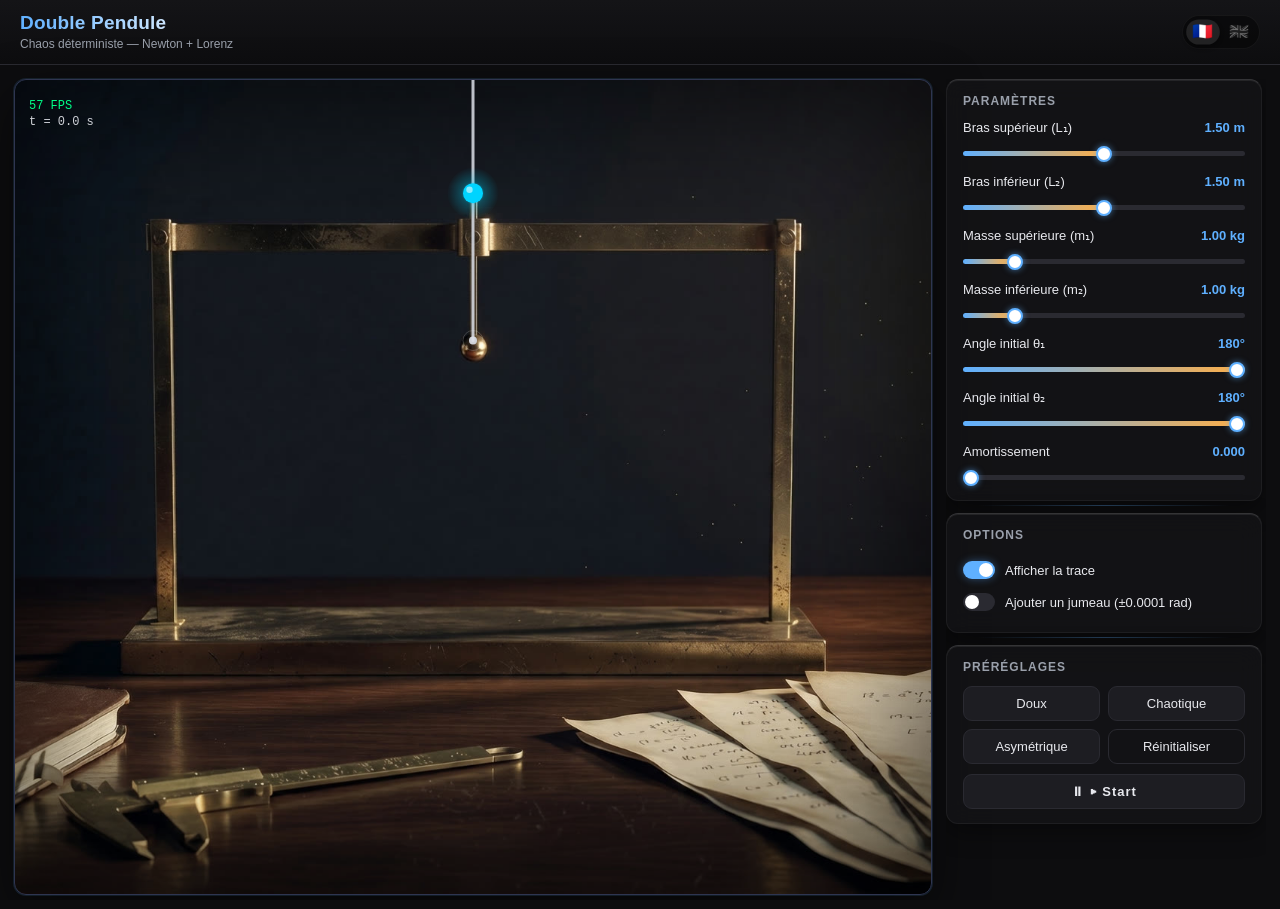
<file: double-pendulum/index.html>
<!DOCTYPE html>
<html lang="fr">
<head>
  <meta charset="UTF-8" />
  <meta name="viewport" content="width=device-width, initial-scale=1, viewport-fit=cover" />
  <title>Double Pendule — SimSciences</title>
  <link rel="icon" href="favicon.svg" type="image/svg+xml" />
  <link rel="stylesheet" href="css/style.css" />
  <script type="module" src="js/main.js"></script>
</head>
<body>
  <header class="topbar">
    <div class="brand">
      <h1 data-i18n="appTitle">Double Pendule</h1>
      <span class="subtitle" data-i18n="subtitle">Chaos déterministe — Newton + Lorenz</span>
    </div>
    <nav class="lang" aria-label="Language" data-i18n-tip="tip.lang">
      <button data-lang="fr" lang="fr" title="Français">🇫🇷</button>
      <button data-lang="en" lang="en" title="English">🇬🇧</button>
    </nav>
  </header>

  <main class="layout">
    <section class="stage">
      <canvas id="sim" width="800" height="600"></canvas>
    </section>

    <aside class="sidebar">
      <section class="panel">
        <h2 data-i18n="sectionParams">Paramètres</h2>

        <div class="ctrl">
          <label for="slL1"><span data-i18n="L1">Bras supérieur (L₁)</span><b id="valL1">1.50 m</b></label>
          <input type="range" id="slL1" min="0.5" max="2.5" step="0.05" value="1.5" data-i18n-tip="tip.L1" />
        </div>
        <div class="ctrl">
          <label for="slL2"><span data-i18n="L2">Bras inférieur (L₂)</span><b id="valL2">1.50 m</b></label>
          <input type="range" id="slL2" min="0.5" max="2.5" step="0.05" value="1.5" data-i18n-tip="tip.L2" />
        </div>
        <div class="ctrl">
          <label for="slM1"><span data-i18n="m1">Masse supérieure (m₁)</span><b id="valM1">1.00 kg</b></label>
          <input type="range" id="slM1" min="0.2" max="5" step="0.1" value="1" data-i18n-tip="tip.m1" />
        </div>
        <div class="ctrl">
          <label for="slM2"><span data-i18n="m2">Masse inférieure (m₂)</span><b id="valM2">1.00 kg</b></label>
          <input type="range" id="slM2" min="0.2" max="5" step="0.1" value="1" data-i18n-tip="tip.m2" />
        </div>
        <div class="ctrl">
          <label for="slT1"><span data-i18n="theta1">Angle initial θ₁</span><b id="valT1">180°</b></label>
          <input type="range" id="slT1" min="0" max="180" step="1" value="180" data-i18n-tip="tip.theta1" />
        </div>
        <div class="ctrl">
          <label for="slT2"><span data-i18n="theta2">Angle initial θ₂</span><b id="valT2">180°</b></label>
          <input type="range" id="slT2" min="0" max="180" step="1" value="180" data-i18n-tip="tip.theta2" />
        </div>
        <div class="ctrl">
          <label for="slDamping"><span data-i18n="damping">Amortissement</span><b id="valDamping">0.000</b></label>
          <input type="range" id="slDamping" min="0" max="0.1" step="0.001" value="0" data-i18n-tip="tip.damping" />
        </div>
      </section>

      <section class="panel">
        <h2 data-i18n="sectionOptions">Options</h2>
        <label class="toggle" data-i18n-tip="tip.showTrace">
          <input type="checkbox" id="tgTrace" checked />
          <span data-i18n="showTrace">Afficher la trace</span>
        </label>
        <label class="toggle" data-i18n-tip="tip.twin">
          <input type="checkbox" id="tgTwin" />
          <span data-i18n="twin">Ajouter un jumeau (±0.0001 rad)</span>
        </label>
      </section>

      <section class="panel">
        <h2 data-i18n="sectionPresets">Préréglages</h2>
        <div class="presets">
          <button id="btnGentle" data-i18n="presetGentle" data-i18n-tip="tip.presetGentle">Doux</button>
          <button id="btnWild" data-i18n="presetWild" data-i18n-tip="tip.presetWild">Chaotique</button>
          <button id="btnAsymmetric" data-i18n="presetAsymmetric" data-i18n-tip="tip.presetAsymmetric">Asymétrique</button>
          <button id="btnReset" class="ghost" data-i18n="reset" data-i18n-tip="tip.reset">Réinitialiser</button>
        </div>
        <button id="btnPause" class="wide" data-i18n="start" data-i18n-tip="tip.start">▶ Start</button>
      </section>
    </aside>
  </main>
</body>
</html>
</file>
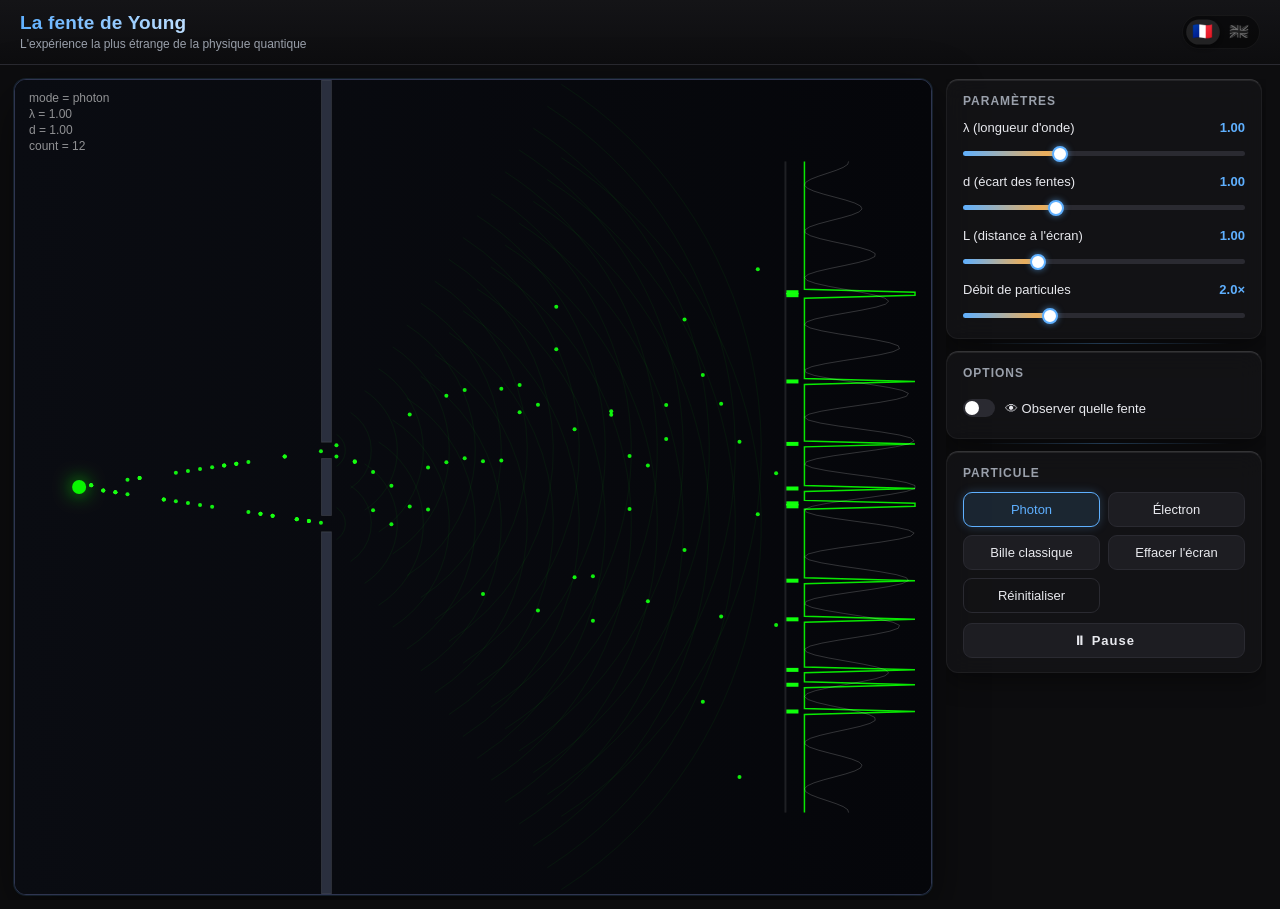
<file: double-slit/index.html>
<!DOCTYPE html>
<html lang="fr">
<head>
  <meta charset="UTF-8" />
  <meta name="viewport" content="width=device-width, initial-scale=1, viewport-fit=cover" />
  <title>La fente de Young — SimSciences</title>
  <link rel="icon" href="favicon.svg" type="image/svg+xml" />
  <link rel="stylesheet" href="css/style.css" />
  <script type="module" src="js/main.js"></script>
</head>
<body>
  <header class="topbar">
    <div class="brand">
      <h1 data-i18n="appTitle">La fente de Young</h1>
      <span class="subtitle" data-i18n="subtitle">L'expérience la plus étrange de la physique quantique</span>
    </div>
    <nav class="lang" aria-label="Language" data-i18n-tip="tip.lang">
      <button data-lang="fr" lang="fr" title="Français">🇫🇷</button>
      <button data-lang="en" lang="en" title="English">🇬🇧</button>
    </nav>
  </header>

  <main class="layout">
    <section class="stage">
      <canvas id="sim" width="800" height="600"></canvas>
      <div class="citation" data-i18n="citation">Young, T. (1804). The Bakerian Lecture: Experiments and calculations relative to physical optics.</div>
    </section>

    <aside class="sidebar">
      <section class="panel">
        <h2 data-i18n="sectionParams">Paramètres</h2>
        <div class="ctrl">
          <label for="slLambda"><span data-i18n="lambda">λ (longueur d'onde)</span><b id="valLambda">1.00</b></label>
          <input type="range" id="slLambda" min="0.5" max="2" step="0.02" value="1" data-i18n-tip="tip.lambda" />
        </div>
        <div class="ctrl">
          <label for="slD"><span data-i18n="slitSep">d (écart des fentes)</span><b id="valD">1.00</b></label>
          <input type="range" id="slD" min="0.3" max="2.5" step="0.02" value="1" data-i18n-tip="tip.slitSep" />
        </div>
        <div class="ctrl">
          <label for="slL"><span data-i18n="screenDist">L (distance à l'écran)</span><b id="valL">1.00</b></label>
          <input type="range" id="slL" min="0.5" max="2.5" step="0.02" value="1" data-i18n-tip="tip.screenDist" />
        </div>
        <div class="ctrl">
          <label for="slRate"><span data-i18n="rate">Débit de particules</span><b id="valRate">2.0×</b></label>
          <input type="range" id="slRate" min="0.3" max="6" step="0.1" value="2" data-i18n-tip="tip.rate" />
        </div>
      </section>

      <section class="panel">
        <h2 data-i18n="sectionOptions">Options</h2>
        <label class="toggle observe" data-i18n-tip="tip.observe">
          <input type="checkbox" id="tgObserve" />
          <span data-i18n="observe">👁 Observer quelle fente</span>
        </label>
      </section>

      <section class="panel">
        <h2 data-i18n="sectionModes">Particule</h2>
        <div class="presets">
          <button id="btnPhoton" class="mode-btn" data-i18n="photon" data-i18n-tip="tip.photon">Photon</button>
          <button id="btnElectron" class="mode-btn" data-i18n="electron" data-i18n-tip="tip.electron">Électron</button>
          <button id="btnBall" class="mode-btn" data-i18n="ball" data-i18n-tip="tip.ball">Bille classique</button>
          <button id="btnClear" data-i18n="clear" data-i18n-tip="tip.clear">Effacer l'écran</button>
          <button id="btnReset" class="ghost" data-i18n="reset" data-i18n-tip="tip.reset">Réinitialiser</button>
        </div>
        <button id="btnPause" class="wide" data-i18n="start" data-i18n-tip="tip.pause">⏸ Pause</button>
      </section>
    </aside>
  </main>
</body>
</html>
</file>
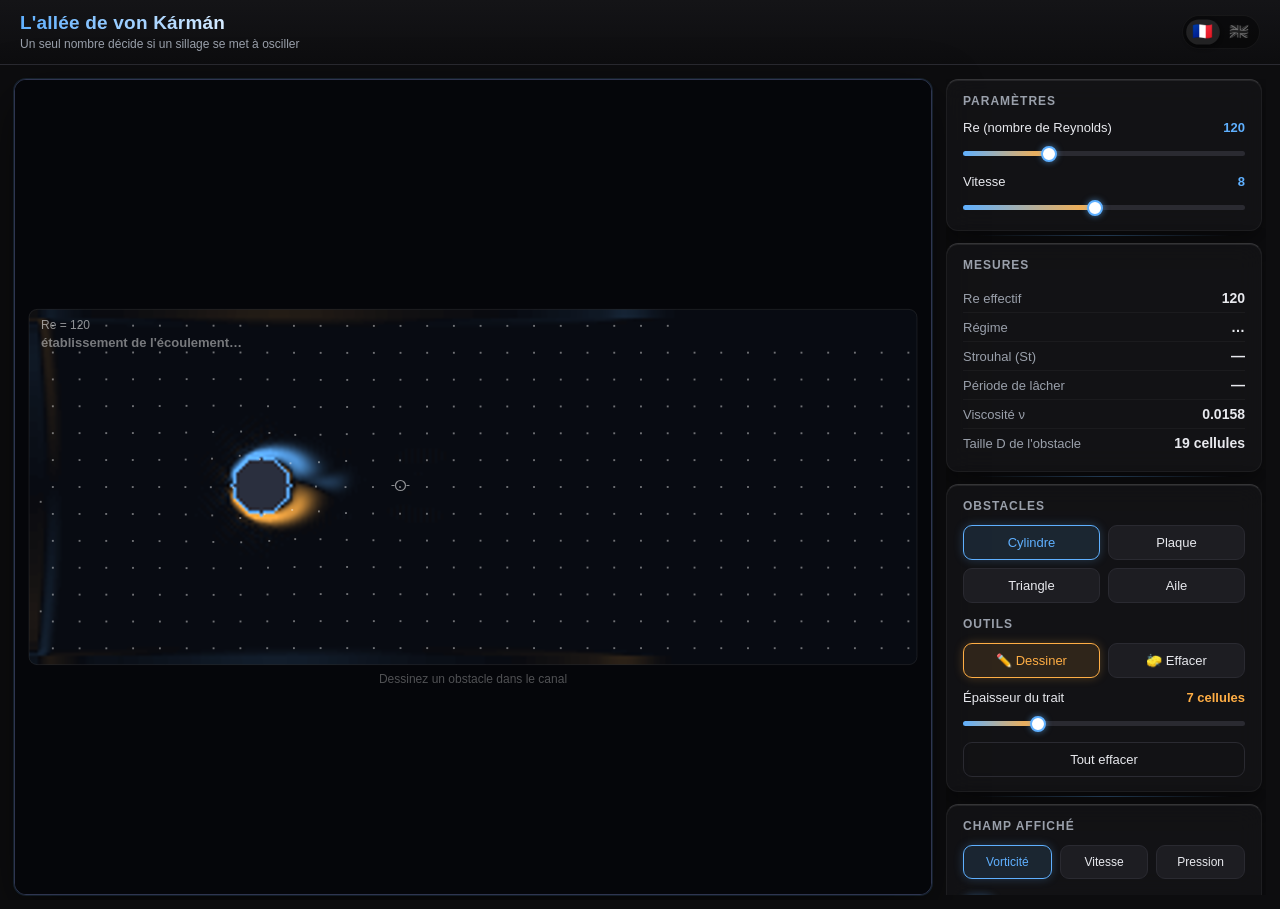
<file: fluid/index.html>
<!DOCTYPE html>
<html lang="fr">
<head>
  <meta charset="UTF-8" />
  <meta name="viewport" content="width=device-width, initial-scale=1, viewport-fit=cover" />
  <title>L'allée de von Kármán — SimSciences</title>
  <link rel="icon" href="favicon.svg" type="image/svg+xml" />
  <link rel="stylesheet" href="css/style.css" />
  <script type="module" src="js/main.js"></script>
</head>
<body>
  <header class="topbar">
    <div class="brand">
      <h1 data-i18n="appTitle">L'allée de von Kármán</h1>
      <span class="subtitle" data-i18n="subtitle">Un seul nombre décide si un sillage se met à osciller</span>
    </div>
    <nav class="lang" aria-label="Language" data-i18n-tip="tip.lang">
      <button data-lang="fr" lang="fr" title="Français">🇫🇷</button>
      <button data-lang="en" lang="en" title="English">🇬🇧</button>
    </nav>
  </header>

  <main class="layout">
    <section class="stage">
      <canvas id="sim" width="960" height="420"></canvas>
      <div class="citation" data-i18n="citation">Frisch, U., Hasslacher, B. &amp; Pomeau, Y. (1986). Lattice-gas automata for the Navier–Stokes equation. Phys. Rev. Lett. 56, 1505.</div>
    </section>

    <aside class="sidebar">
      <section class="panel">
        <h2 data-i18n="sectionParams">Paramètres</h2>
        <div class="ctrl">
          <label for="slRe"><span data-i18n="reynolds">Re (nombre de Reynolds)</span><b id="valReSlider">120</b></label>
          <input type="range" id="slRe" min="3" max="400" step="1" value="120" data-i18n-tip="tip.reynolds" />
        </div>
        <div class="ctrl">
          <label for="slSteps"><span data-i18n="steps">Vitesse</span><b id="valSteps">8</b></label>
          <input type="range" id="slSteps" min="1" max="16" step="1" value="8" data-i18n-tip="tip.steps" />
        </div>
      </section>

      <section class="panel">
        <h2 data-i18n="sectionStats">Mesures</h2>
        <div class="stat" data-i18n-tip="tip.statRe">
          <span data-i18n="statRe">Re effectif</span><b id="valRe">120</b>
        </div>
        <div class="stat" data-i18n-tip="tip.statRegime">
          <span data-i18n="statRegime">Régime</span><b id="valRegime">…</b>
        </div>
        <div class="stat" data-i18n-tip="tip.statSt">
          <span data-i18n="statSt">Strouhal (St)</span><b id="valSt">—</b>
        </div>
        <div class="stat" data-i18n-tip="tip.statPeriod">
          <span data-i18n="statPeriod">Période de lâcher</span><b id="valPeriod">—</b>
        </div>
        <div class="stat" data-i18n-tip="tip.statNu">
          <span data-i18n="statNu">Viscosité ν</span><b id="valNu">0.0158</b>
        </div>
        <div class="stat" data-i18n-tip="tip.statD">
          <span data-i18n="statD">Taille D de l'obstacle</span><b id="valD">19 cellules</b>
        </div>
      </section>

      <section class="panel">
        <h2 data-i18n="sectionShapes">Obstacles</h2>
        <div class="presets">
          <button id="btnCylinder" class="mode-btn" data-i18n="cylinder" data-i18n-tip="tip.cylinder">Cylindre</button>
          <button id="btnPlate" class="mode-btn" data-i18n="plate" data-i18n-tip="tip.plate">Plaque</button>
          <button id="btnWedge" class="mode-btn" data-i18n="wedge" data-i18n-tip="tip.wedge">Triangle</button>
          <button id="btnAirfoil" class="mode-btn" data-i18n="airfoil" data-i18n-tip="tip.airfoil">Aile</button>
        </div>
        <h2 class="sub" data-i18n="sectionTools">Outils</h2>
        <div class="presets">
          <button id="btnDraw" class="tool-btn" data-i18n="drawTool" data-i18n-tip="tip.drawTool">✏️ Dessiner</button>
          <button id="btnErase" class="tool-btn" data-i18n="eraseTool" data-i18n-tip="tip.eraseTool">🧽 Effacer</button>
        </div>
        <div class="ctrl brush">
          <label for="slBrush"><span data-i18n="brush">Épaisseur du trait</span><b id="valBrush">7 cellules</b></label>
          <input type="range" id="slBrush" min="0" max="12" step="1" value="3" data-i18n-tip="tip.brush" />
        </div>
        <button id="btnClear" class="wide ghost" data-i18n="clearAll" data-i18n-tip="tip.clearAll">Tout effacer</button>
      </section>

      <section class="panel">
        <h2 data-i18n="sectionField">Champ affiché</h2>
        <div class="presets three">
          <button id="btnVorticity" class="mode-btn" data-i18n="vorticity" data-i18n-tip="tip.vorticity">Vorticité</button>
          <button id="btnSpeed" class="mode-btn" data-i18n="speed" data-i18n-tip="tip.speed">Vitesse</button>
          <button id="btnPressure" class="mode-btn" data-i18n="pressure" data-i18n-tip="tip.pressure">Pression</button>
        </div>
        <label class="toggle" data-i18n-tip="tip.tracers">
          <input type="checkbox" id="tgTracers" checked />
          <span data-i18n="tracers">💨 Particules traçantes</span>
        </label>
        <div class="presets">
          <button id="btnReset" class="ghost" data-i18n="reset" data-i18n-tip="tip.reset">Réinitialiser</button>
          <button id="btnPause" data-i18n="start" data-i18n-tip="tip.pause">⏸ Pause</button>
        </div>
      </section>
    </aside>
  </main>
</body>
</html>
</file>
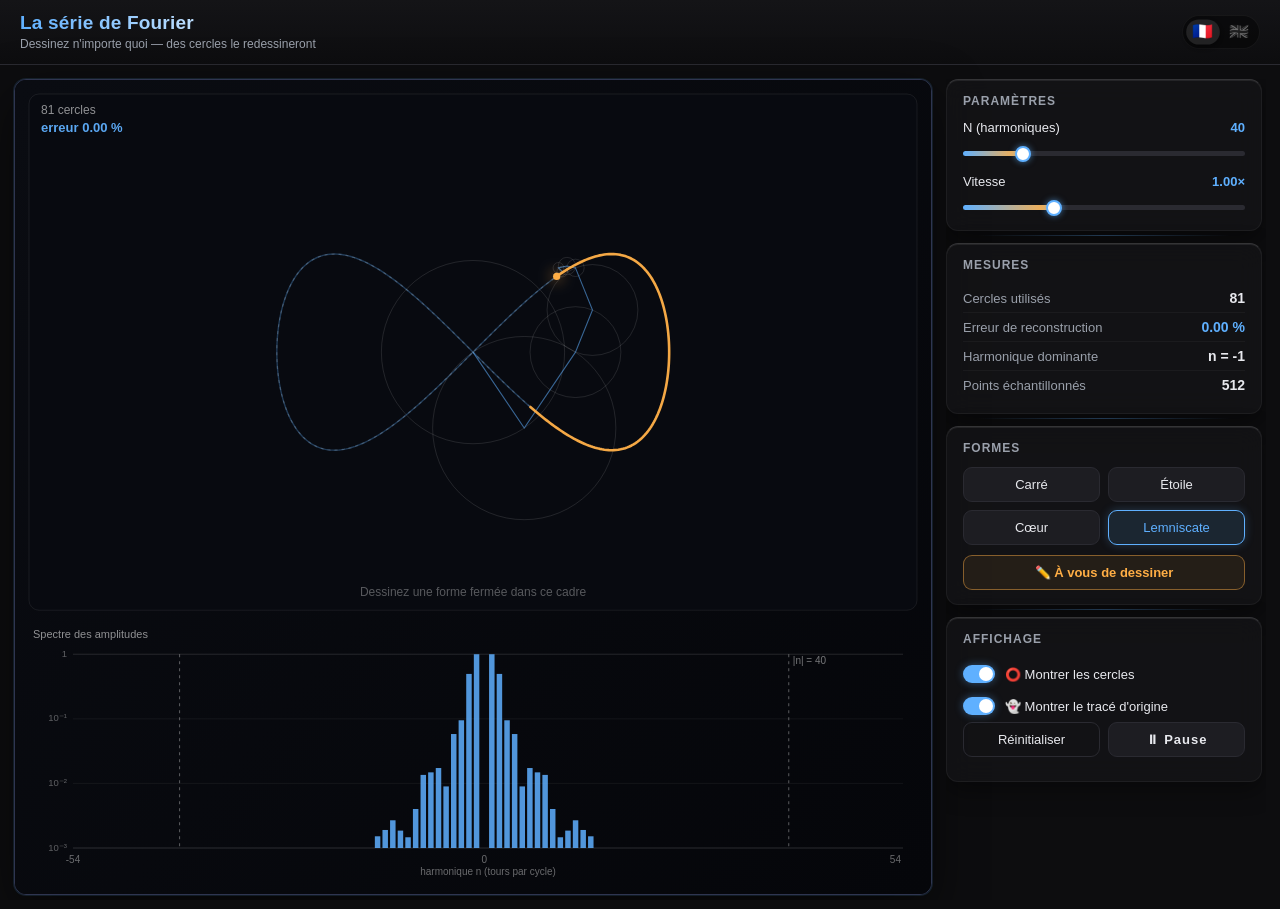
<file: fourier/index.html>
<!DOCTYPE html>
<html lang="fr">
<head>
  <meta charset="UTF-8" />
  <meta name="viewport" content="width=device-width, initial-scale=1, viewport-fit=cover" />
  <title>La série de Fourier — SimSciences</title>
  <link rel="icon" href="favicon.svg" type="image/svg+xml" />
  <link rel="stylesheet" href="css/style.css" />
  <script type="module" src="js/main.js"></script>
</head>
<body>
  <header class="topbar">
    <div class="brand">
      <h1 data-i18n="appTitle">La série de Fourier</h1>
      <span class="subtitle" data-i18n="subtitle">Dessinez n'importe quoi — des cercles le redessineront</span>
    </div>
    <nav class="lang" aria-label="Language" data-i18n-tip="tip.lang">
      <button data-lang="fr" lang="fr" title="Français">🇫🇷</button>
      <button data-lang="en" lang="en" title="English">🇬🇧</button>
    </nav>
  </header>

  <main class="layout">
    <section class="stage">
      <canvas id="sim" width="900" height="600"></canvas>
      <div class="citation" data-i18n="citation">Fourier, J.-B. J. (1822). Théorie analytique de la chaleur. Firmin Didot, Paris.</div>
    </section>

    <aside class="sidebar">
      <section class="panel">
        <h2 data-i18n="sectionParams">Paramètres</h2>
        <div class="ctrl">
          <label for="slN"><span data-i18n="harmonics">N (harmoniques)</span><b id="valN">40</b></label>
          <input type="range" id="slN" min="1" max="200" step="1" value="40" data-i18n-tip="tip.harmonics" />
        </div>
        <div class="ctrl">
          <label for="slSpeed"><span data-i18n="speed">Vitesse</span><b id="valSpeed">1.00×</b></label>
          <input type="range" id="slSpeed" min="0.1" max="3" step="0.05" value="1" data-i18n-tip="tip.speed" />
        </div>
      </section>

      <section class="panel">
        <h2 data-i18n="sectionStats">Mesures</h2>
        <div class="stat" data-i18n-tip="tip.statCircles">
          <span data-i18n="statCircles">Cercles utilisés</span><b id="valCircles">81</b>
        </div>
        <div class="stat" data-i18n-tip="tip.statError">
          <span data-i18n="statError">Erreur de reconstruction</span><b id="valError" class="good">0.00 %</b>
        </div>
        <div class="stat" data-i18n-tip="tip.statDominant">
          <span data-i18n="statDominant">Harmonique dominante</span><b id="valDominant">n = +1</b>
        </div>
        <div class="stat" data-i18n-tip="tip.statPoints">
          <span data-i18n="statPoints">Points échantillonnés</span><b id="valPoints">512</b>
        </div>
      </section>

      <section class="panel">
        <h2 data-i18n="sectionPresets">Formes</h2>
        <div class="presets">
          <button id="btnSquare" class="mode-btn" data-i18n="square" data-i18n-tip="tip.square">Carré</button>
          <button id="btnStar" class="mode-btn" data-i18n="star" data-i18n-tip="tip.star">Étoile</button>
          <button id="btnHeart" class="mode-btn" data-i18n="heart" data-i18n-tip="tip.heart">Cœur</button>
          <button id="btnInfinity" class="mode-btn" data-i18n="infinity" data-i18n-tip="tip.infinity">Lemniscate</button>
        </div>
        <button id="btnDraw" class="wide draw" data-i18n="draw" data-i18n-tip="tip.draw">✏️ À vous de dessiner</button>
      </section>

      <section class="panel">
        <h2 data-i18n="sectionOptions">Affichage</h2>
        <label class="toggle" data-i18n-tip="tip.showCircles">
          <input type="checkbox" id="tgCircles" checked />
          <span data-i18n="showCircles">⭕ Montrer les cercles</span>
        </label>
        <label class="toggle" data-i18n-tip="tip.showOriginal">
          <input type="checkbox" id="tgOriginal" checked />
          <span data-i18n="showOriginal">👻 Montrer le tracé d'origine</span>
        </label>
        <div class="presets">
          <button id="btnReset" class="ghost" data-i18n="reset" data-i18n-tip="tip.reset">Réinitialiser</button>
          <button id="btnPause" data-i18n="start" data-i18n-tip="tip.pause">⏸ Pause</button>
        </div>
      </section>
    </aside>
  </main>
</body>
</html>
</file>
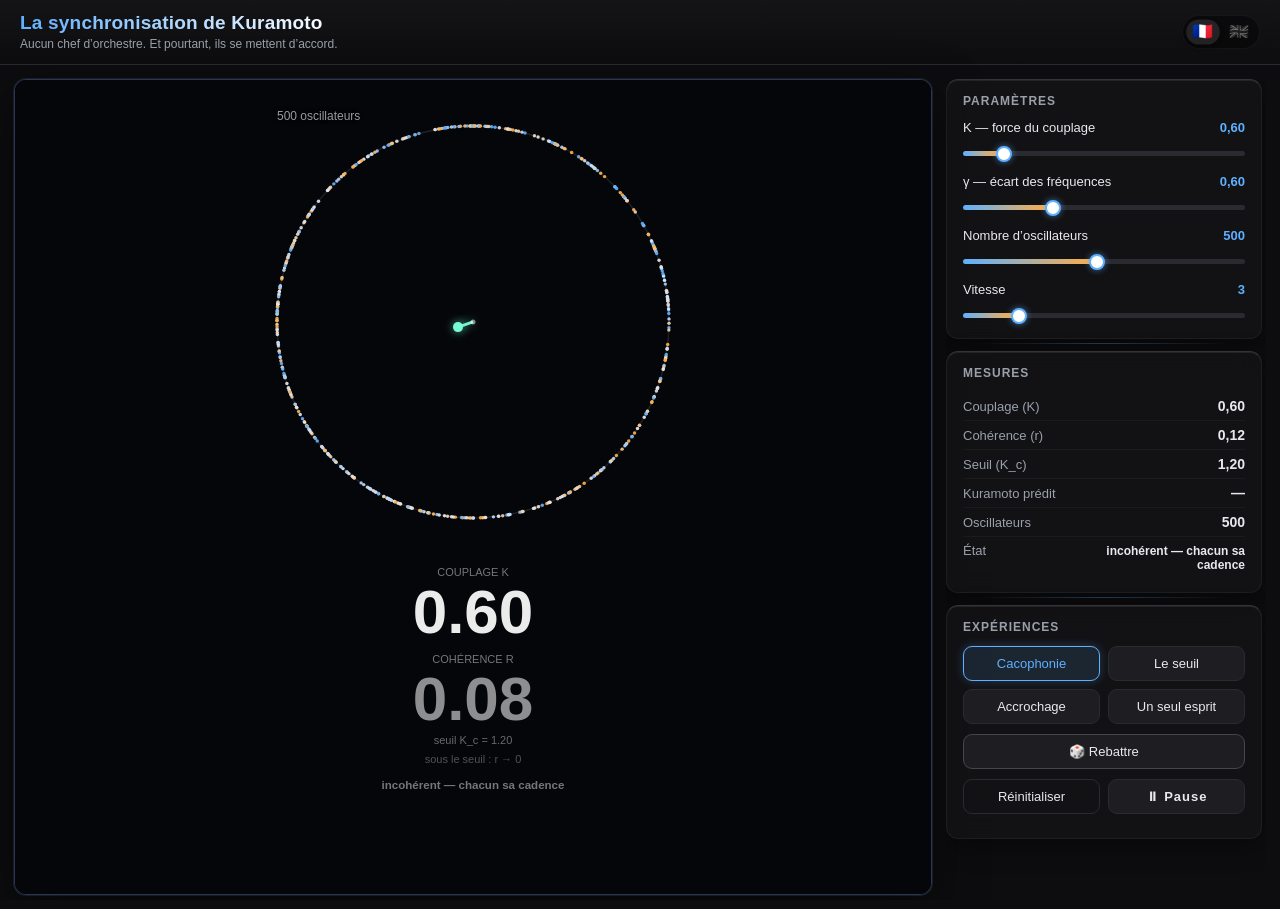
<file: kuramoto/index.html>
<!DOCTYPE html>
<html lang="fr">
<head>
  <meta charset="UTF-8" />
  <meta name="viewport" content="width=device-width, initial-scale=1, viewport-fit=cover" />
  <title>La synchronisation de Kuramoto — SimSciences</title>
  <link rel="icon" href="favicon.svg" type="image/svg+xml" />
  <link rel="stylesheet" href="css/style.css" />
  <script type="module" src="js/main.js"></script>
</head>
<body>
  <header class="topbar">
    <div class="brand">
      <h1 data-i18n="appTitle">La synchronisation de Kuramoto</h1>
      <span class="subtitle" data-i18n="subtitle">Aucun chef d’orchestre. Et pourtant, ils se mettent d’accord.</span>
    </div>
    <nav class="lang" aria-label="Language" data-i18n-tip="tip.lang">
      <button data-lang="fr" lang="fr" title="Français">🇫🇷</button>
      <button data-lang="en" lang="en" title="English">🇬🇧</button>
    </nav>
  </header>

  <main class="layout">
    <section class="stage">
      <canvas id="sim" width="900" height="600"></canvas>
      <div class="citation" data-i18n="citation">Kuramoto, Y. (1975). Self-entrainment of a population of coupled non-linear oscillators. Lecture Notes in Physics 39, 420–422.</div>
    </section>

    <aside class="sidebar">
      <section class="panel">
        <h2 data-i18n="sectionParams">Paramètres</h2>
        <div class="ctrl">
          <label for="slK"><span data-i18n="coupling">K — force du couplage</span><b id="valKslider">0,60</b></label>
          <input type="range" id="slK" min="0" max="4.8" step="0.05" value="0.60" data-i18n-tip="tip.coupling" />
        </div>
        <div class="ctrl">
          <label for="slGamma"><span data-i18n="spread">γ — écart des fréquences</span><b id="valGamma">0,60</b></label>
          <input type="range" id="slGamma" min="0.2" max="1.5" step="0.05" value="0.60" data-i18n-tip="tip.spread" />
        </div>
        <div class="ctrl">
          <label for="slSize"><span data-i18n="size">Nombre d’oscillateurs</span><b id="valSize">500</b></label>
          <input type="range" id="slSize" min="50" max="1000" step="10" value="500" data-i18n-tip="tip.size" />
        </div>
        <div class="ctrl">
          <label for="slSpeed"><span data-i18n="speed">Vitesse</span><b id="valSpeed">3</b></label>
          <input type="range" id="slSpeed" min="1" max="12" step="1" value="3" data-i18n-tip="tip.speed" />
        </div>
      </section>

      <section class="panel">
        <h2 data-i18n="sectionStats">Mesures</h2>
        <div class="stat" data-i18n-tip="tip.statK">
          <span data-i18n="statK">Couplage (K)</span><b id="valK">0,60</b>
        </div>
        <div class="stat" data-i18n-tip="tip.statR">
          <span data-i18n="statR">Cohérence (r)</span><b id="valR">0,05</b>
        </div>
        <div class="stat" data-i18n-tip="tip.statKc">
          <span data-i18n="statKc">Seuil (K_c)</span><b id="valKc">1,20</b>
        </div>
        <div class="stat" data-i18n-tip="tip.statRt">
          <span data-i18n="statRt">Kuramoto prédit</span><b id="valRt">—</b>
        </div>
        <div class="stat" data-i18n-tip="tip.statN">
          <span data-i18n="statN">Oscillateurs</span><b id="valN">500</b>
        </div>
        <div class="stat" data-i18n-tip="tip.statState">
          <span data-i18n="statState">État</span><b id="valState">incohérent — chacun sa cadence</b>
        </div>
      </section>

      <section class="panel">
        <h2 data-i18n="sectionPresets">Expériences</h2>
        <div class="presets">
          <button id="btnSilence" class="mode-btn" data-i18n="silence" data-i18n-tip="tip.silence">Cacophonie</button>
          <button id="btnThreshold" class="mode-btn" data-i18n="threshold" data-i18n-tip="tip.threshold">Le seuil</button>
          <button id="btnLockin" class="mode-btn" data-i18n="lockin" data-i18n-tip="tip.lockin">Accrochage</button>
          <button id="btnOnemind" class="mode-btn" data-i18n="onemind" data-i18n-tip="tip.onemind">Un seul esprit</button>
        </div>
        <button id="btnShuffle" class="wide shuffle" data-i18n="shuffle" data-i18n-tip="tip.shuffle">🎲 Rebattre</button>
        <div class="presets">
          <button id="btnReset" class="ghost" data-i18n="reset" data-i18n-tip="tip.reset">Réinitialiser</button>
          <button id="btnPause" data-i18n="start" data-i18n-tip="tip.pause">⏸ Pause</button>
        </div>
      </section>
    </aside>
  </main>
</body>
</html>
</file>
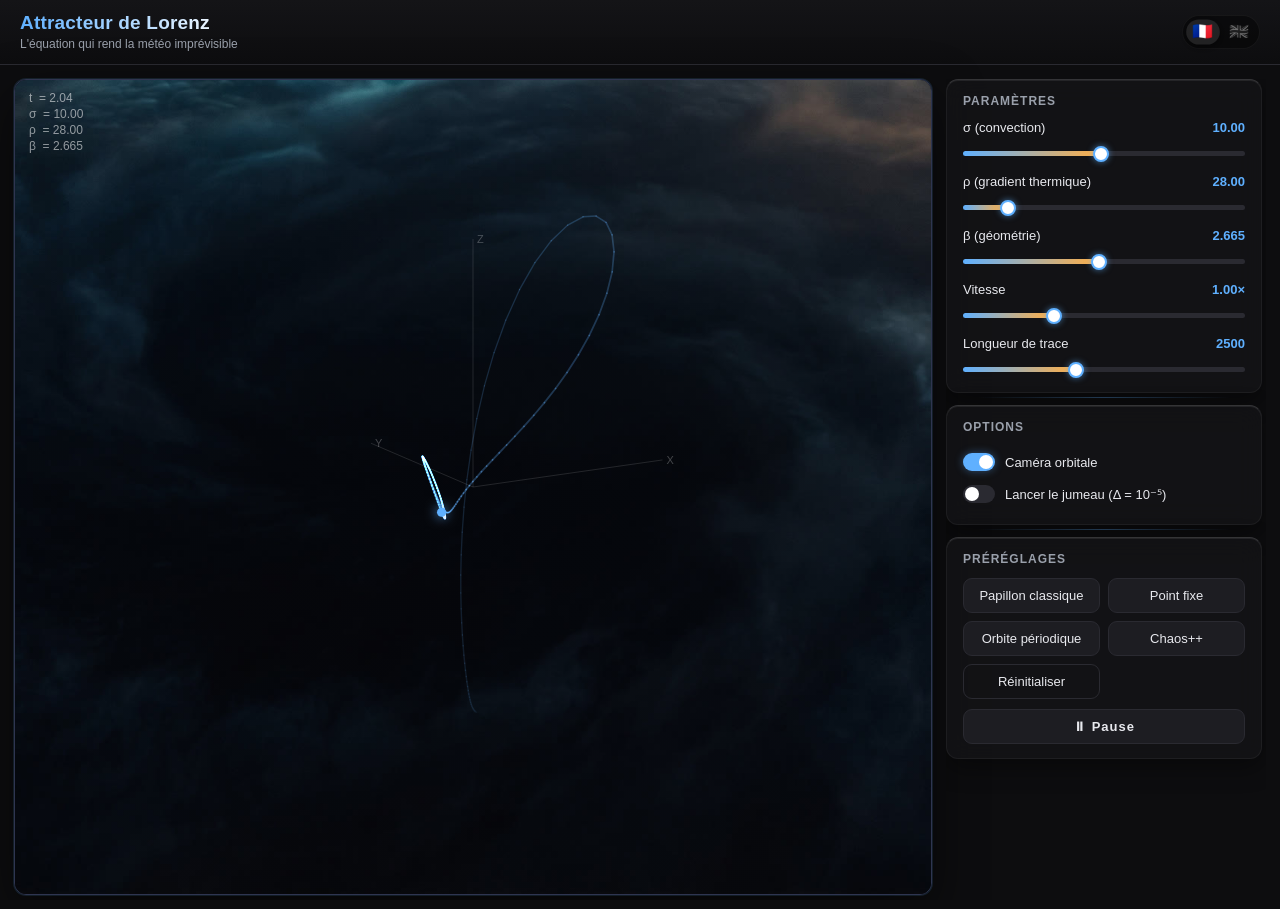
<file: lorenz-attractor/index.html>
<!DOCTYPE html>
<html lang="fr">
<head>
  <meta charset="UTF-8" />
  <meta name="viewport" content="width=device-width, initial-scale=1, viewport-fit=cover" />
  <title>Attracteur de Lorenz — SimSciences</title>
  <link rel="icon" href="favicon.svg" type="image/svg+xml" />
  <link rel="stylesheet" href="css/style.css" />
  <script type="module" src="js/main.js"></script>
</head>
<body>
  <header class="topbar">
    <div class="brand">
      <h1 data-i18n="appTitle">Attracteur de Lorenz</h1>
      <span class="subtitle" data-i18n="subtitle">L'équation qui rend la météo imprévisible</span>
    </div>
    <nav class="lang" aria-label="Language" data-i18n-tip="tip.lang">
      <button data-lang="fr" lang="fr" title="Français">🇫🇷</button>
      <button data-lang="en" lang="en" title="English">🇬🇧</button>
    </nav>
  </header>

  <main class="layout">
    <section class="stage">
      <canvas id="sim" width="800" height="600"></canvas>
      <div class="citation" data-i18n="citation">Lorenz, E. N. (1963). Deterministic Nonperiodic Flow.</div>
    </section>

    <aside class="sidebar">
      <section class="panel">
        <h2 data-i18n="sectionParams">Paramètres</h2>

        <div class="ctrl">
          <label for="slSigma"><span data-i18n="sigma">σ (convection)</span><b id="valSigma">10.00</b></label>
          <input type="range" id="slSigma" min="0.5" max="20" step="0.1" value="10" data-i18n-tip="tip.sigma" />
        </div>
        <div class="ctrl">
          <label for="slRho"><span data-i18n="rho">ρ (gradient thermique)</span><b id="valRho">28.00</b></label>
          <input type="range" id="slRho" min="0.1" max="200" step="0.1" value="28" data-i18n-tip="tip.rho" />
        </div>
        <div class="ctrl">
          <label for="slBeta"><span data-i18n="beta">β (géométrie)</span><b id="valBeta">2.667</b></label>
          <input type="range" id="slBeta" min="0.5" max="5" step="0.005" value="2.667" data-i18n-tip="tip.beta" />
        </div>
        <div class="ctrl">
          <label for="slSpeed"><span data-i18n="speed">Vitesse</span><b id="valSpeed">1.00×</b></label>
          <input type="range" id="slSpeed" min="0.1" max="3" step="0.05" value="1" data-i18n-tip="tip.speed" />
        </div>
        <div class="ctrl">
          <label for="slTrail"><span data-i18n="trail">Longueur de trace</span><b id="valTrail">2500</b></label>
          <input type="range" id="slTrail" min="200" max="6000" step="100" value="2500" data-i18n-tip="tip.trail" />
        </div>
      </section>

      <section class="panel">
        <h2 data-i18n="sectionOptions">Options</h2>
        <label class="toggle" data-i18n-tip="tip.autoRotate">
          <input type="checkbox" id="tgRotate" checked />
          <span data-i18n="autoRotate">Caméra orbitale</span>
        </label>
        <label class="toggle twin" data-i18n-tip="tip.showTwin">
          <input type="checkbox" id="tgTwin" />
          <span data-i18n="showTwin">Lancer le jumeau (Δ = 10⁻⁵)</span>
        </label>
      </section>

      <section class="panel">
        <h2 data-i18n="sectionPresets">Préréglages</h2>
        <div class="presets">
          <button id="btnClassic" data-i18n="presetClassic" data-i18n-tip="tip.presetClassic">Papillon classique</button>
          <button id="btnStable" data-i18n="presetStable" data-i18n-tip="tip.presetStable">Point fixe</button>
          <button id="btnPeriodic" data-i18n="presetPeriodic" data-i18n-tip="tip.presetPeriodic">Orbite périodique</button>
          <button id="btnWild" data-i18n="presetWild" data-i18n-tip="tip.presetWild">Chaos++</button>
          <button id="btnReset" class="ghost" data-i18n="reset" data-i18n-tip="tip.reset">Réinitialiser</button>
        </div>
        <button id="btnPause" class="wide" data-i18n="start" data-i18n-tip="tip.pause">⏸ Pause</button>
      </section>
    </aside>
  </main>
</body>
</html>
</file>
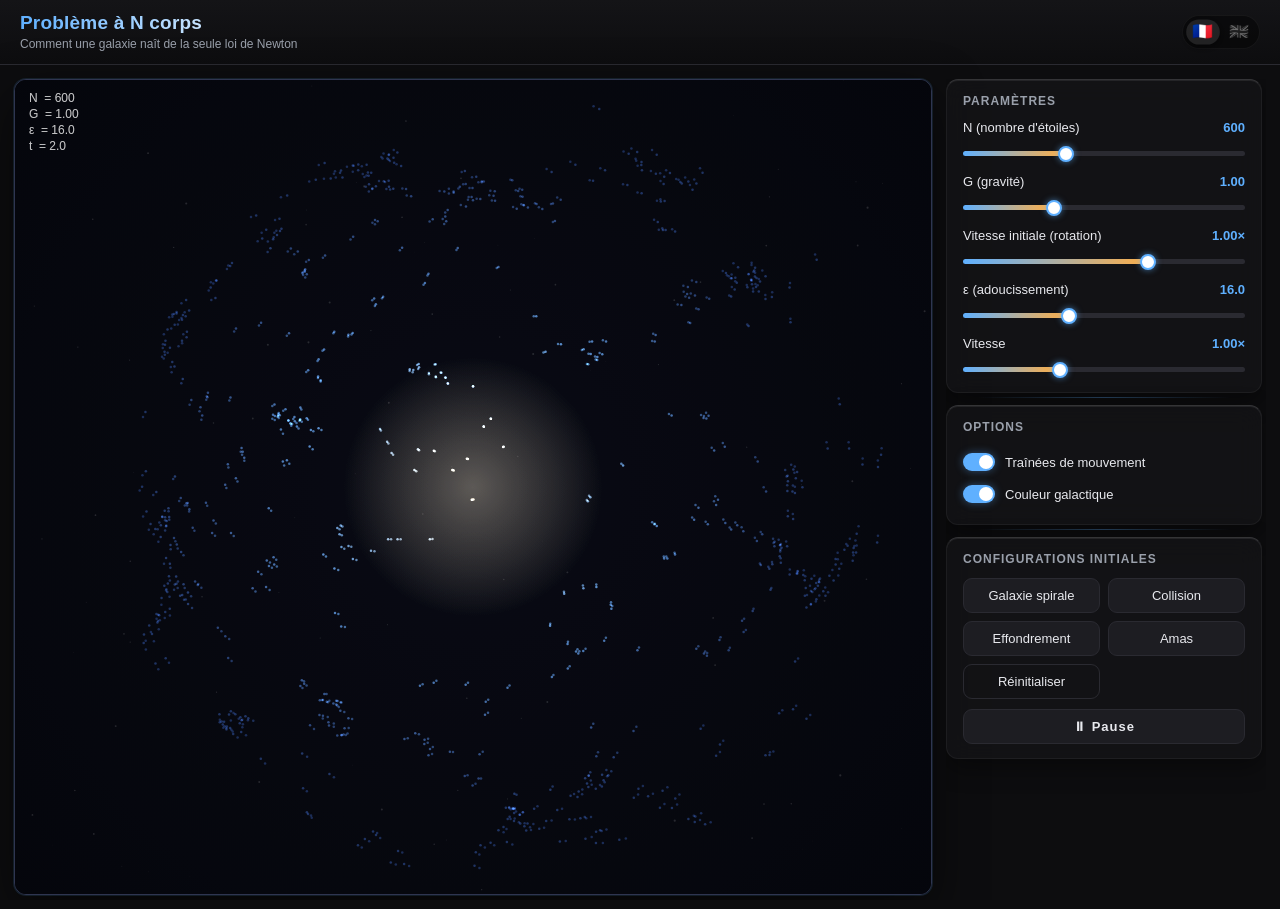
<file: nbody/index.html>
<!DOCTYPE html>
<html lang="fr">
<head>
  <meta charset="UTF-8" />
  <meta name="viewport" content="width=device-width, initial-scale=1, viewport-fit=cover" />
  <title>Problème à N corps — SimSciences</title>
  <link rel="icon" href="favicon.svg" type="image/svg+xml" />
  <link rel="stylesheet" href="css/style.css" />
  <script type="module" src="js/main.js"></script>
</head>
<body>
  <header class="topbar">
    <div class="brand">
      <h1 data-i18n="appTitle">Problème à N corps</h1>
      <span class="subtitle" data-i18n="subtitle">Comment une galaxie naît de la seule loi de Newton</span>
    </div>
    <nav class="lang" aria-label="Language" data-i18n-tip="tip.lang">
      <button data-lang="fr" lang="fr" title="Français">🇫🇷</button>
      <button data-lang="en" lang="en" title="English">🇬🇧</button>
    </nav>
  </header>

  <main class="layout">
    <section class="stage">
      <canvas id="sim" width="800" height="600"></canvas>
      <div class="citation" data-i18n="citation">Newton, I. (1687). Philosophiæ Naturalis Principia Mathematica.</div>
    </section>

    <aside class="sidebar">
      <section class="panel">
        <h2 data-i18n="sectionParams">Paramètres</h2>

        <div class="ctrl">
          <label for="slN"><span data-i18n="nbody">N (nombre d'étoiles)</span><b id="valN">600</b></label>
          <input type="range" id="slN" min="100" max="1500" step="50" value="600" data-i18n-tip="tip.nbody" />
        </div>
        <div class="ctrl">
          <label for="slG"><span data-i18n="gravity">G (gravité)</span><b id="valG">1.00</b></label>
          <input type="range" id="slG" min="0.1" max="3" step="0.05" value="1" data-i18n-tip="tip.gravity" />
        </div>
        <div class="ctrl">
          <label for="slSpin"><span data-i18n="spin">Vitesse initiale (rotation)</span><b id="valSpin">1.00×</b></label>
          <input type="range" id="slSpin" min="0" max="1.5" step="0.05" value="1" data-i18n-tip="tip.spin" />
        </div>
        <div class="ctrl">
          <label for="slSoft"><span data-i18n="soft">ε (adoucissement)</span><b id="valSoft">16.0</b></label>
          <input type="range" id="slSoft" min="2" max="40" step="0.5" value="16" data-i18n-tip="tip.soft" />
        </div>
        <div class="ctrl">
          <label for="slSpeed"><span data-i18n="speed">Vitesse</span><b id="valSpeed">1.00×</b></label>
          <input type="range" id="slSpeed" min="0.25" max="2.5" step="0.05" value="1" data-i18n-tip="tip.speed" />
        </div>
      </section>

      <section class="panel">
        <h2 data-i18n="sectionOptions">Options</h2>
        <label class="toggle" data-i18n-tip="tip.trails">
          <input type="checkbox" id="tgTrails" checked />
          <span data-i18n="trails">Traînées de mouvement</span>
        </label>
        <label class="toggle" data-i18n-tip="tip.colorByRadius">
          <input type="checkbox" id="tgColor" checked />
          <span data-i18n="colorByRadius">Couleur galactique</span>
        </label>
      </section>

      <section class="panel">
        <h2 data-i18n="sectionPresets">Configurations initiales</h2>
        <div class="presets">
          <button id="btnGalaxy" data-i18n="presetGalaxy" data-i18n-tip="tip.presetGalaxy">Galaxie spirale</button>
          <button id="btnCollision" data-i18n="presetCollision" data-i18n-tip="tip.presetCollision">Collision</button>
          <button id="btnCollapse" data-i18n="presetCollapse" data-i18n-tip="tip.presetCollapse">Effondrement</button>
          <button id="btnCluster" data-i18n="presetCluster" data-i18n-tip="tip.presetCluster">Amas</button>
          <button id="btnReset" class="ghost" data-i18n="reset" data-i18n-tip="tip.reset">Réinitialiser</button>
        </div>
        <button id="btnPause" class="wide" data-i18n="start" data-i18n-tip="tip.pause">⏸ Pause</button>
      </section>
    </aside>
  </main>
</body>
</html>
</file>
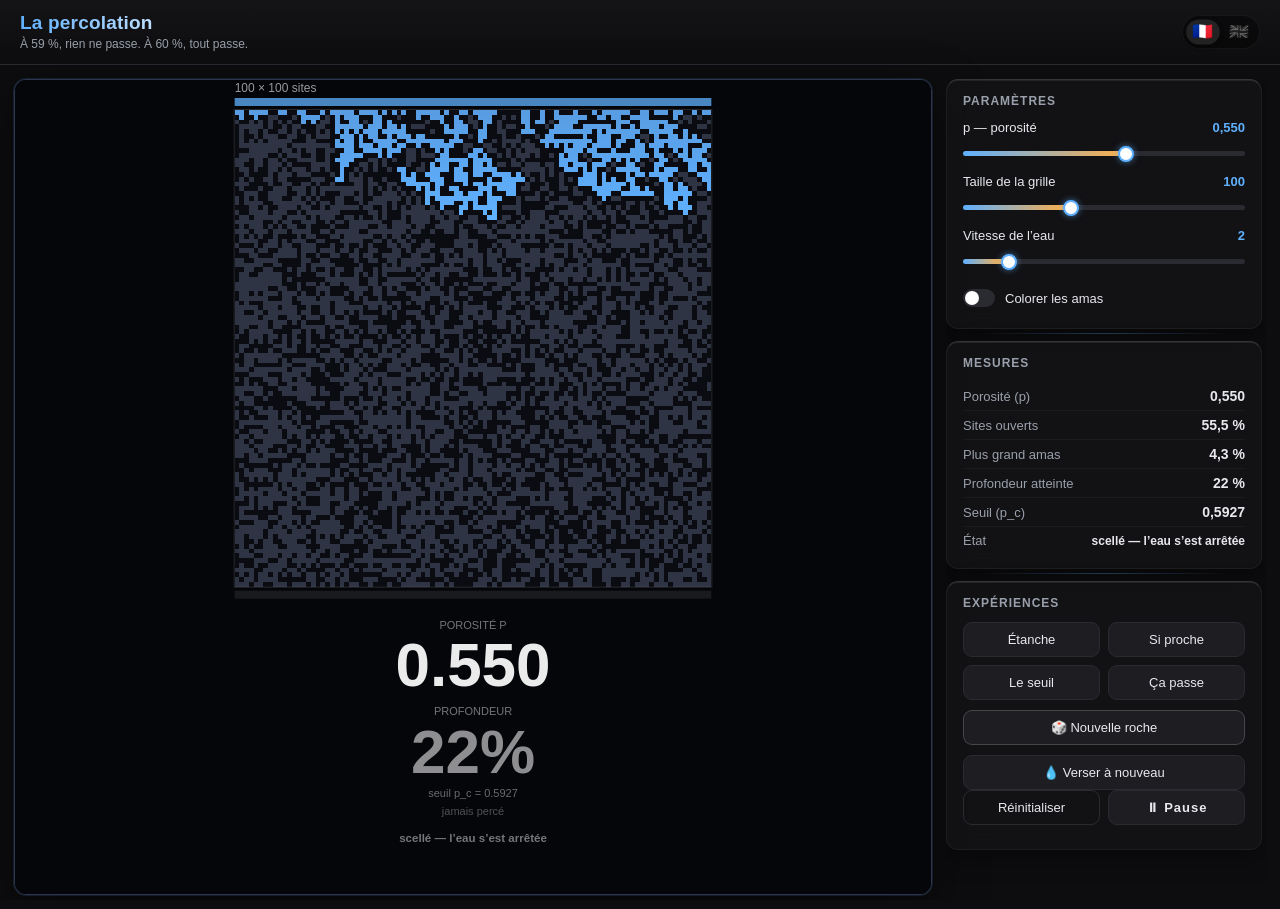
<file: percolation/index.html>
<!DOCTYPE html>
<html lang="fr">
<head>
  <meta charset="UTF-8" />
  <meta name="viewport" content="width=device-width, initial-scale=1, viewport-fit=cover" />
  <title>La percolation — SimSciences</title>
  <link rel="icon" href="favicon.svg" type="image/svg+xml" />
  <link rel="stylesheet" href="css/style.css" />
  <script type="module" src="js/main.js"></script>
</head>
<body>
  <header class="topbar">
    <div class="brand">
      <h1 data-i18n="appTitle">La percolation</h1>
      <span class="subtitle" data-i18n="subtitle">À 59 %, rien ne passe. À 60 %, tout passe.</span>
    </div>
    <nav class="lang" aria-label="Language" data-i18n-tip="tip.lang">
      <button data-lang="fr" lang="fr" title="Français">🇫🇷</button>
      <button data-lang="en" lang="en" title="English">🇬🇧</button>
    </nav>
  </header>

  <main class="layout">
    <section class="stage">
      <canvas id="sim" width="900" height="600"></canvas>
      <div class="citation" data-i18n="citation">Broadbent, S. R. &amp; Hammersley, J. M. (1957). Percolation processes I. Crystals and mazes. Proc. Cambridge Phil. Soc. 53, 629–641.</div>
    </section>

    <aside class="sidebar">
      <section class="panel">
        <h2 data-i18n="sectionParams">Paramètres</h2>
        <div class="ctrl">
          <label for="slP"><span data-i18n="porosity">p — porosité</span><b id="valPslider">0,550</b></label>
          <input type="range" id="slP" min="0.20" max="0.80" step="0.001" value="0.55" data-i18n-tip="tip.porosity" />
        </div>
        <div class="ctrl">
          <label for="slSize"><span data-i18n="size">Taille de la grille</span><b id="valSize">100</b></label>
          <input type="range" id="slSize" min="40" max="200" step="10" value="100" data-i18n-tip="tip.size" />
        </div>
        <div class="ctrl">
          <label for="slSpeed"><span data-i18n="speed">Vitesse de l’eau</span><b id="valSpeed">2</b></label>
          <input type="range" id="slSpeed" min="1" max="8" step="1" value="2" data-i18n-tip="tip.speed" />
        </div>
        <label class="toggle" data-i18n-tip="tip.clusters">
          <input type="checkbox" id="tgClusters" />
          <span data-i18n="clusters">Colorer les amas</span>
        </label>
      </section>

      <section class="panel">
        <h2 data-i18n="sectionStats">Mesures</h2>
        <div class="stat" data-i18n-tip="tip.statP">
          <span data-i18n="statP">Porosité (p)</span><b id="valP">0,550</b>
        </div>
        <div class="stat" data-i18n-tip="tip.statOpen">
          <span data-i18n="statOpen">Sites ouverts</span><b id="valOpen">—</b>
        </div>
        <div class="stat" data-i18n-tip="tip.statLargest">
          <span data-i18n="statLargest">Plus grand amas</span><b id="valLargest">—</b>
        </div>
        <div class="stat" data-i18n-tip="tip.statDepth">
          <span data-i18n="statDepth">Profondeur atteinte</span><b id="valDepth">0 %</b>
        </div>
        <div class="stat" data-i18n-tip="tip.statPc">
          <span data-i18n="statPc">Seuil (p_c)</span><b id="valPc">0,5927</b>
        </div>
        <div class="stat" data-i18n-tip="tip.statState">
          <span data-i18n="statState">État</span><b id="valState">l’eau descend…</b>
        </div>
      </section>

      <section class="panel">
        <h2 data-i18n="sectionPresets">Expériences</h2>
        <div class="presets">
          <button id="btnSealed" class="mode-btn" data-i18n="sealed" data-i18n-tip="tip.sealed">Étanche</button>
          <button id="btnSoclose" class="mode-btn" data-i18n="soclose" data-i18n-tip="tip.soclose">Si proche</button>
          <button id="btnThreshold" class="mode-btn" data-i18n="threshold" data-i18n-tip="tip.threshold">Le seuil</button>
          <button id="btnThrough" class="mode-btn" data-i18n="through" data-i18n-tip="tip.through">Ça passe</button>
        </div>
        <button id="btnShuffle" class="wide shuffle" data-i18n="shuffle" data-i18n-tip="tip.shuffle">🎲 Nouvelle roche</button>
        <button id="btnPour" class="wide shuffle" data-i18n="pourBtn" data-i18n-tip="tip.pour">💧 Verser à nouveau</button>
        <div class="presets">
          <button id="btnReset" class="ghost" data-i18n="reset" data-i18n-tip="tip.reset">Réinitialiser</button>
          <button id="btnPause" data-i18n="start" data-i18n-tip="tip.pause">⏸ Pause</button>
        </div>
      </section>
    </aside>
  </main>
</body>
</html>
</file>
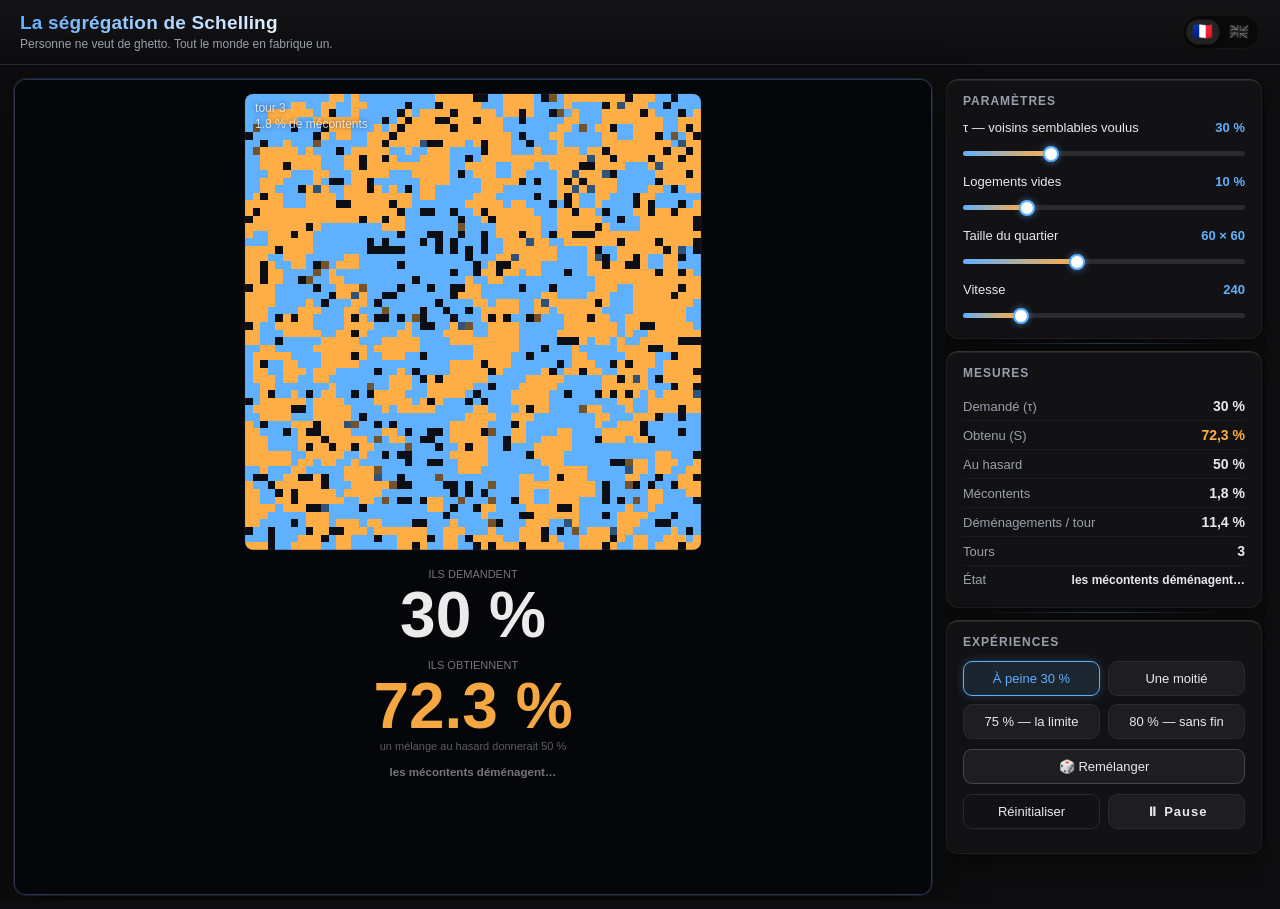
<file: schelling/index.html>
<!DOCTYPE html>
<html lang="fr">
<head>
  <meta charset="UTF-8" />
  <meta name="viewport" content="width=device-width, initial-scale=1, viewport-fit=cover" />
  <title>La ségrégation de Schelling — SimSciences</title>
  <link rel="icon" href="favicon.svg" type="image/svg+xml" />
  <link rel="stylesheet" href="css/style.css" />
  <script type="module" src="js/main.js"></script>
</head>
<body>
  <header class="topbar">
    <div class="brand">
      <h1 data-i18n="appTitle">La ségrégation de Schelling</h1>
      <span class="subtitle" data-i18n="subtitle">Personne ne veut de ghetto. Tout le monde en fabrique un.</span>
    </div>
    <nav class="lang" aria-label="Language" data-i18n-tip="tip.lang">
      <button data-lang="fr" lang="fr" title="Français">🇫🇷</button>
      <button data-lang="en" lang="en" title="English">🇬🇧</button>
    </nav>
  </header>

  <main class="layout">
    <section class="stage">
      <canvas id="sim" width="900" height="600"></canvas>
      <div class="citation" data-i18n="citation">Schelling, T. C. (1971). Dynamic models of segregation. Journal of Mathematical Sociology 1(2), 143–186.</div>
    </section>

    <aside class="sidebar">
      <section class="panel">
        <h2 data-i18n="sectionParams">Paramètres</h2>
        <div class="ctrl">
          <label for="slTau"><span data-i18n="tolerance">τ — voisins semblables voulus</span><b id="valTau">30 %</b></label>
          <input type="range" id="slTau" min="0" max="1" step="0.01" value="0.30" data-i18n-tip="tip.tolerance" />
        </div>
        <div class="ctrl">
          <label for="slEmpty"><span data-i18n="empty">Logements vides</span><b id="valEmpty">10 %</b></label>
          <input type="range" id="slEmpty" min="0.02" max="0.40" step="0.01" value="0.10" data-i18n-tip="tip.empty" />
        </div>
        <div class="ctrl">
          <label for="slSize"><span data-i18n="size">Taille du quartier</span><b id="valSize">60 × 60</b></label>
          <input type="range" id="slSize" min="20" max="120" step="5" value="60" data-i18n-tip="tip.size" />
        </div>
        <div class="ctrl">
          <label for="slSpeed"><span data-i18n="speed">Vitesse</span><b id="valSpeed">240</b></label>
          <input type="range" id="slSpeed" min="20" max="1200" step="20" value="240" data-i18n-tip="tip.speed" />
        </div>
      </section>

      <section class="panel">
        <h2 data-i18n="sectionStats">Mesures</h2>
        <div class="stat" data-i18n-tip="tip.statAsked">
          <span data-i18n="statAsked">Demandé (τ)</span><b id="valAsked">30 %</b>
        </div>
        <div class="stat" data-i18n-tip="tip.statGot">
          <span data-i18n="statGot">Obtenu (S)</span><b id="valGot">50.1 %</b>
        </div>
        <div class="stat" data-i18n-tip="tip.statRandom">
          <span data-i18n="statRandom">Au hasard</span><b id="valRandom">50 %</b>
        </div>
        <div class="stat" data-i18n-tip="tip.statUnhappy">
          <span data-i18n="statUnhappy">Mécontents</span><b id="valUnhappy">17.4 %</b>
        </div>
        <div class="stat" data-i18n-tip="tip.statChurn">
          <span data-i18n="statChurn">Déménagements / tour</span><b id="valChurn">—</b>
        </div>
        <div class="stat" data-i18n-tip="tip.statRounds">
          <span data-i18n="statRounds">Tours</span><b id="valRounds">0</b>
        </div>
        <div class="stat" data-i18n-tip="tip.statState">
          <span data-i18n="statState">État</span><b id="valState">mélange initial</b>
        </div>
      </section>

      <section class="panel">
        <h2 data-i18n="sectionPresets">Expériences</h2>
        <div class="presets">
          <button id="btnMild" class="mode-btn" data-i18n="mild" data-i18n-tip="tip.mild">À peine 30 %</button>
          <button id="btnHalf" class="mode-btn" data-i18n="half" data-i18n-tip="tip.half">Une moitié</button>
          <button id="btnLast" class="mode-btn" data-i18n="last" data-i18n-tip="tip.last">75 % — la limite</button>
          <button id="btnNever" class="mode-btn" data-i18n="never" data-i18n-tip="tip.never">80 % — sans fin</button>
        </div>
        <button id="btnShuffle" class="wide shuffle" data-i18n="shuffle" data-i18n-tip="tip.shuffle">🎲 Remélanger</button>
        <div class="presets">
          <button id="btnReset" class="ghost" data-i18n="reset" data-i18n-tip="tip.reset">Réinitialiser</button>
          <button id="btnPause" data-i18n="start" data-i18n-tip="tip.pause">⏸ Pause</button>
        </div>
      </section>
    </aside>
  </main>
</body>
</html>
</file>
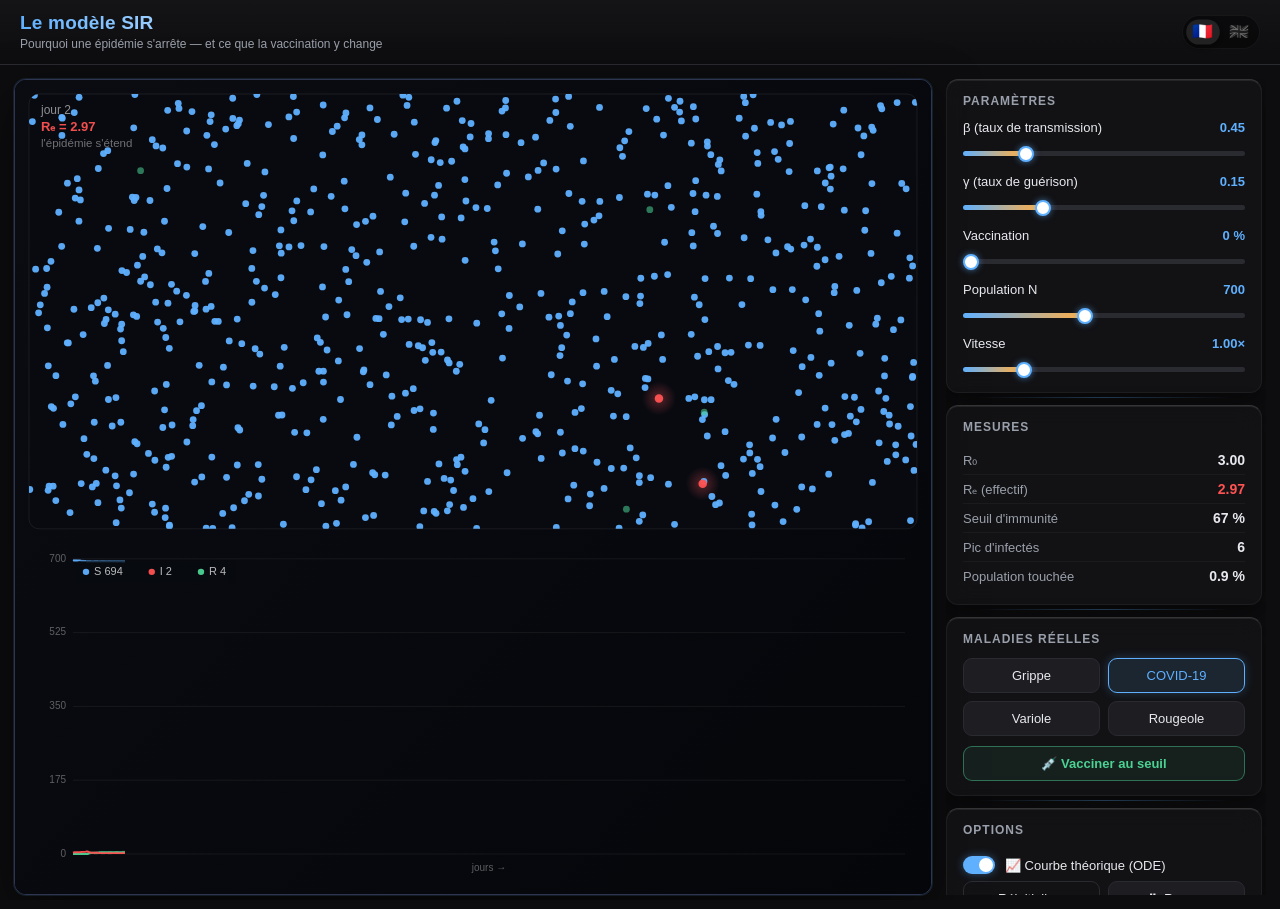
<file: sir-epidemic/index.html>
<!DOCTYPE html>
<html lang="fr">
<head>
  <meta charset="UTF-8" />
  <meta name="viewport" content="width=device-width, initial-scale=1, viewport-fit=cover" />
  <title>Le modèle SIR — SimSciences</title>
  <link rel="icon" href="favicon.svg" type="image/svg+xml" />
  <link rel="stylesheet" href="css/style.css" />
  <script type="module" src="js/main.js"></script>
</head>
<body>
  <header class="topbar">
    <div class="brand">
      <h1 data-i18n="appTitle">Le modèle SIR</h1>
      <span class="subtitle" data-i18n="subtitle">Pourquoi une épidémie s'arrête — et ce que la vaccination y change</span>
    </div>
    <nav class="lang" aria-label="Language" data-i18n-tip="tip.lang">
      <button data-lang="fr" lang="fr" title="Français">🇫🇷</button>
      <button data-lang="en" lang="en" title="English">🇬🇧</button>
    </nav>
  </header>

  <main class="layout">
    <section class="stage">
      <canvas id="sim" width="900" height="600"></canvas>
      <div class="citation" data-i18n="citation">Kermack, W. O. &amp; McKendrick, A. G. (1927). A Contribution to the Mathematical Theory of Epidemics. Proc. R. Soc. A.</div>
    </section>

    <aside class="sidebar">
      <section class="panel">
        <h2 data-i18n="sectionParams">Paramètres</h2>
        <div class="ctrl">
          <label for="slBeta"><span data-i18n="beta">β (taux de transmission)</span><b id="valBeta">0.45</b></label>
          <input type="range" id="slBeta" min="0.05" max="2" step="0.01" value="0.45" data-i18n-tip="tip.beta" />
        </div>
        <div class="ctrl">
          <label for="slGamma"><span data-i18n="gamma">γ (taux de guérison)</span><b id="valGamma">0.15</b></label>
          <input type="range" id="slGamma" min="0.02" max="0.5" step="0.01" value="0.15" data-i18n-tip="tip.gamma" />
        </div>
        <div class="ctrl">
          <label for="slVax"><span data-i18n="vax">Vaccination</span><b id="valVax">0 %</b></label>
          <input type="range" id="slVax" min="0" max="0.99" step="0.01" value="0" data-i18n-tip="tip.vax" />
        </div>
        <div class="ctrl">
          <label for="slN"><span data-i18n="popN">Population N</span><b id="valN">700</b></label>
          <input type="range" id="slN" min="100" max="1500" step="50" value="700" data-i18n-tip="tip.popN" />
        </div>
        <div class="ctrl">
          <label for="slSpeed"><span data-i18n="speed">Vitesse</span><b id="valSpeed">1.00×</b></label>
          <input type="range" id="slSpeed" min="0.25" max="4" step="0.05" value="1" data-i18n-tip="tip.speed" />
        </div>
      </section>

      <section class="panel">
        <h2 data-i18n="sectionStats">Mesures</h2>
        <div class="stat" data-i18n-tip="tip.statR0">
          <span data-i18n="statR0">R₀</span><b id="valR0">3.00</b>
        </div>
        <div class="stat" data-i18n-tip="tip.statReff">
          <span data-i18n="statReff">Rₑ (effectif)</span><b id="valReff" class="danger">3.00</b>
        </div>
        <div class="stat" data-i18n-tip="tip.statVc">
          <span data-i18n="statVc">Seuil d'immunité</span><b id="valVc">67 %</b>
        </div>
        <div class="stat" data-i18n-tip="tip.statPeak">
          <span data-i18n="statPeak">Pic d'infectés</span><b id="valPeak">0</b>
        </div>
        <div class="stat" data-i18n-tip="tip.statAttack">
          <span data-i18n="statAttack">Population touchée</span><b id="valAttack">0.0 %</b>
        </div>
      </section>

      <section class="panel">
        <h2 data-i18n="sectionPresets">Maladies réelles</h2>
        <div class="presets">
          <button id="btnFlu" class="mode-btn" data-i18n="flu" data-i18n-tip="tip.flu">Grippe</button>
          <button id="btnCovid" class="mode-btn" data-i18n="covid" data-i18n-tip="tip.covid">COVID-19</button>
          <button id="btnSmallpox" class="mode-btn" data-i18n="smallpox" data-i18n-tip="tip.smallpox">Variole</button>
          <button id="btnMeasles" class="mode-btn" data-i18n="measles" data-i18n-tip="tip.measles">Rougeole</button>
        </div>
        <button id="btnHerd" class="wide herd" data-i18n="herd" data-i18n-tip="tip.herd">💉 Vacciner au seuil</button>
      </section>

      <section class="panel">
        <h2 data-i18n="sectionOptions">Options</h2>
        <label class="toggle" data-i18n-tip="tip.theory">
          <input type="checkbox" id="tgTheory" checked />
          <span data-i18n="theory">📈 Courbe théorique (ODE)</span>
        </label>
        <div class="presets">
          <button id="btnReset" class="ghost" data-i18n="reset" data-i18n-tip="tip.reset">Réinitialiser</button>
          <button id="btnPause" data-i18n="start" data-i18n-tip="tip.pause">⏸ Pause</button>
        </div>
      </section>
    </aside>
  </main>
</body>
</html>
</file>
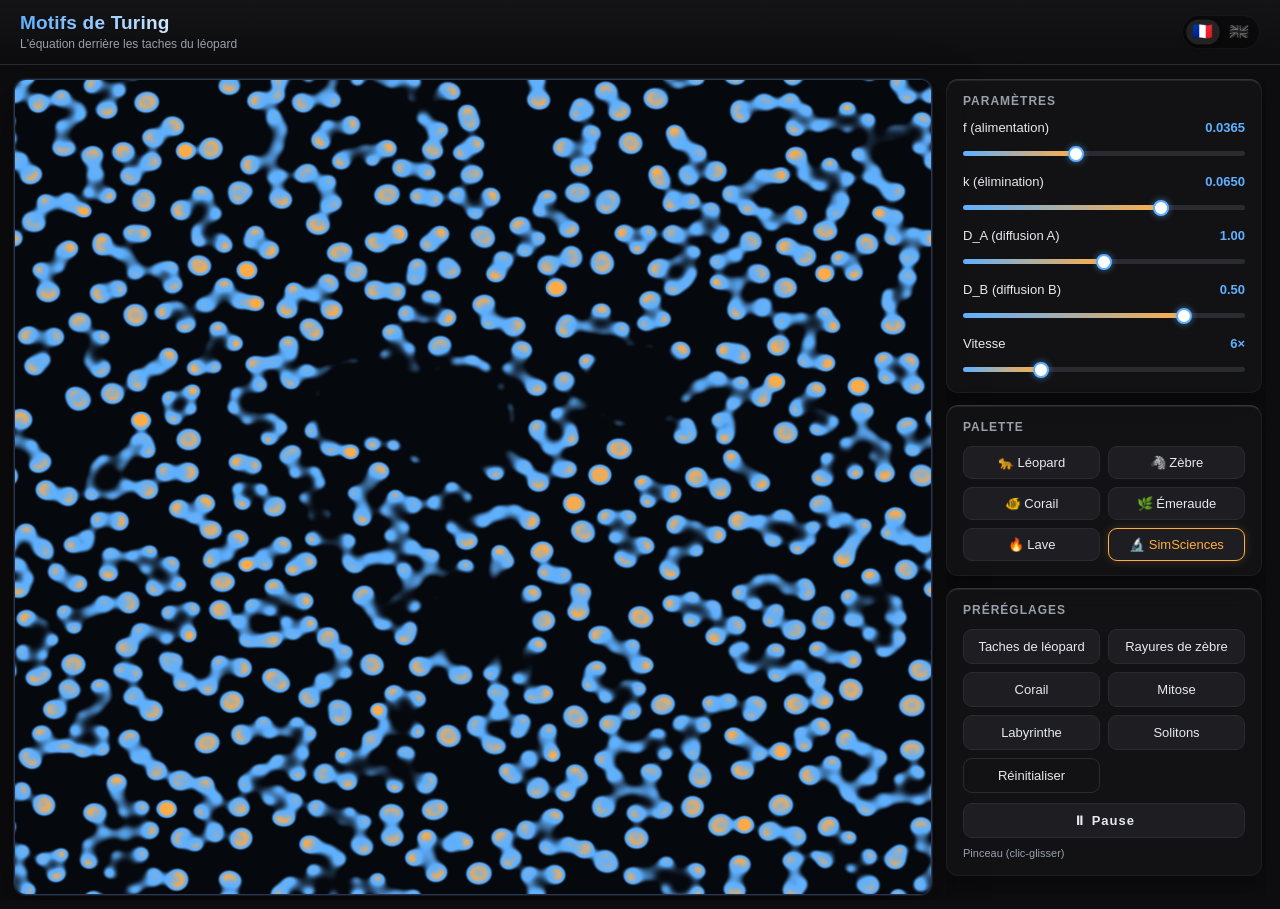
<file: turing-patterns/index.html>
<!DOCTYPE html>
<html lang="fr">
<head>
  <meta charset="UTF-8" />
  <meta name="viewport" content="width=device-width, initial-scale=1, viewport-fit=cover" />
  <title>Motifs de Turing — SimSciences</title>
  <link rel="icon" href="favicon.svg" type="image/svg+xml" />
  <link rel="stylesheet" href="css/style.css" />
  <script type="module" src="js/main.js"></script>
</head>
<body>
  <header class="topbar">
    <div class="brand">
      <h1 data-i18n="appTitle">Motifs de Turing</h1>
      <span class="subtitle" data-i18n="subtitle">L'équation derrière les taches du léopard</span>
    </div>
    <nav class="lang" aria-label="Language" data-i18n-tip="tip.lang">
      <button data-lang="fr" lang="fr" title="Français">🇫🇷</button>
      <button data-lang="en" lang="en" title="English">🇬🇧</button>
    </nav>
  </header>

  <main class="layout">
    <section class="stage">
      <canvas id="sim" width="800" height="800"></canvas>
      <div id="fallback">
        <h2>WebGL2 + float textures required</h2>
        <p>This simulation runs on the GPU and needs WebGL2 with the
           <code>EXT_color_buffer_float</code> extension.</p>
        <p id="fallback-msg"></p>
      </div>
      <div class="citation" data-i18n="citation">Turing, A. M. (1952). The Chemical Basis of Morphogenesis.</div>
    </section>

    <aside class="sidebar">
      <section class="panel">
        <h2 data-i18n="sectionParams">Paramètres</h2>

        <div class="ctrl">
          <label for="slFeed"><span data-i18n="feed">f (alimentation)</span><b id="valFeed">0.0367</b></label>
          <input type="range" id="slFeed" min="0.005" max="0.085" step="0.0005" value="0.0367" data-i18n-tip="tip.feed" />
        </div>
        <div class="ctrl">
          <label for="slKill"><span data-i18n="kill">k (élimination)</span><b id="valKill">0.0649</b></label>
          <input type="range" id="slKill" min="0.040" max="0.075" step="0.0005" value="0.0649" data-i18n-tip="tip.kill" />
        </div>
        <div class="ctrl">
          <label for="slDA"><span data-i18n="dA">D_A (diffusion A)</span><b id="valDA">1.00</b></label>
          <input type="range" id="slDA" min="0.5" max="1.5" step="0.01" value="1.0" data-i18n-tip="tip.dA" />
        </div>
        <div class="ctrl">
          <label for="slDB"><span data-i18n="dB">D_B (diffusion B)</span><b id="valDB">0.50</b></label>
          <input type="range" id="slDB" min="0.1" max="0.6" step="0.01" value="0.5" data-i18n-tip="tip.dB" />
        </div>
        <div class="ctrl">
          <label for="slSpeed"><span data-i18n="speed">Vitesse</span><b id="valSpeed">6×</b></label>
          <input type="range" id="slSpeed" min="1" max="20" step="1" value="6" data-i18n-tip="tip.speed" />
        </div>
      </section>

      <section class="panel">
        <h2 data-i18n="sectionPalette">Palette</h2>
        <div class="palette-grid" data-i18n-tip="tip.palette">
          <button class="palette-btn" data-palette="leopard" data-i18n="paletteLeopard">🐆 Léopard</button>
          <button class="palette-btn" data-palette="zebra"   data-i18n="paletteZebra">🦓 Zèbre</button>
          <button class="palette-btn" data-palette="coral"   data-i18n="paletteCoral">🐠 Corail</button>
          <button class="palette-btn" data-palette="emerald" data-i18n="paletteEmerald">🌿 Émeraude</button>
          <button class="palette-btn" data-palette="lava"    data-i18n="paletteLava">🔥 Lave</button>
          <button class="palette-btn" data-palette="sim"     data-i18n="paletteSim">🔬 SimSciences</button>
        </div>
      </section>

      <section class="panel">
        <h2 data-i18n="sectionPresets">Préréglages</h2>
        <div class="presets">
          <button id="btnLeopard"   data-i18n="presetLeopard"   data-i18n-tip="tip.presetLeopard">Taches de léopard</button>
          <button id="btnZebra"     data-i18n="presetZebra"     data-i18n-tip="tip.presetZebra">Rayures de zèbre</button>
          <button id="btnCoral"     data-i18n="presetCoral"     data-i18n-tip="tip.presetCoral">Corail</button>
          <button id="btnMitosis"   data-i18n="presetMitosis"   data-i18n-tip="tip.presetMitosis">Mitose</button>
          <button id="btnLabyrinth" data-i18n="presetLabyrinth" data-i18n-tip="tip.presetLabyrinth">Labyrinthe</button>
          <button id="btnSolitons"  data-i18n="presetSolitons"  data-i18n-tip="tip.presetSolitons">Solitons</button>
          <button id="btnReset" class="ghost" data-i18n="reset" data-i18n-tip="tip.reset">Réinitialiser</button>
        </div>
        <button id="btnPause" class="wide" data-i18n="pause" data-i18n-tip="tip.pause">⏸ Pause</button>
        <p class="hint" data-i18n="paint">Pinceau (clic-glisser)</p>
      </section>
    </aside>
  </main>
</body>
</html>
</file>
<file: double-pendulum/css/style.css>
:root {
  --bg: #0d0d0f;
  --panel: #16161a;
  --panel-2: #1d1d22;
  --line: #2a2a31;
  --text: #e8e9ee;
  --muted: #9aa0ab;
  --accent: #5fb0ff;
  --accent-warm: #ffae45;
  --radius: 12px;
}

* { box-sizing: border-box; margin: 0; padding: 0; }

html, body {
  height: 100%;
  background: var(--bg);
  color: var(--text);
  font-family: 'Inter', 'Noto Sans JP', 'Noto Sans SC', sans-serif;
  -webkit-font-smoothing: antialiased;
  overflow: hidden;
}

/* ---- Top bar ------------------------------------------------------------ */
.topbar {
  display: flex;
  align-items: center;
  justify-content: space-between;
  padding: 12px 20px;
  border-bottom: 1px solid var(--line);
  background: linear-gradient(180deg, #141417, #0d0d0f);
}
.brand h1 {
  font-size: 19px;
  font-weight: 700;
  letter-spacing: 0.2px;
  background: linear-gradient(90deg, var(--accent), #fff, var(--accent-warm), var(--accent));
  background-size: 300% 100%;
  -webkit-background-clip: text;
  background-clip: text;
  color: transparent;
  animation: shimmer 6s infinite linear;
}
@keyframes shimmer {
  0% { background-position: 100% 0; }
  100% { background-position: -50% 0; }
}
.brand .subtitle { font-size: 12px; color: var(--muted); }

.lang {
  display: flex;
  gap: 4px;
  background: rgba(0, 0, 0, 0.4);
  padding: 4px;
  border-radius: 20px;
  border: 1px solid rgba(255, 255, 255, 0.05);
}
.lang button {
  font-size: 16px;
  line-height: 1;
  padding: 4px 6px;
  border: none;
  border-radius: 16px;
  background: transparent;
  cursor: pointer;
  filter: grayscale(1) opacity(0.4);
  transition: all 0.3s ease;
}
.lang button:hover {
  filter: grayscale(0) opacity(0.8);
  transform: translateY(-1px);
}
.lang button.active {
  filter: grayscale(0) opacity(1);
  background: rgba(255, 255, 255, 0.1);
  box-shadow: 0 2px 8px rgba(0, 0, 0, 0.5);
  transform: scale(1.05);
}

/* ---- Layout ------------------------------------------------------------- */
.layout {
  display: flex;
  height: calc(100vh - 56px);
  gap: 14px;
  padding: 14px;
}
.stage {
  position: relative;
  flex: 1 1 auto;
  min-width: 0;
  min-height: 400px;
  border-radius: var(--radius);
  overflow: hidden;
  border: 1px solid #2f3550;
  /* Photoreal desk scene as the stage backdrop. The canvas (transparent)
     overlays this; the pendulum visually "hangs" from the brass apparatus
     in the photo. background-position 50% 70% shifts the image up so the
     photo's pivot housing lands roughly at the canvas pivot (h * 0.32). */
  background: #06070a url('../desk.jpg') 50% 70% / cover no-repeat;
  box-shadow:
    0 0 0 1px rgba(95, 176, 255, 0.12),
    0 18px 50px rgba(0, 0, 0, 0.55);
}
#sim {
  display: block;
  width: 100%;
  height: 100%;
  position: relative;
  z-index: 2;
}
#sim.crosshair { cursor: crosshair; }

/* Game-viewport vignette: darken the edges, never block input. */
.stage::after {
  content: '';
  position: absolute;
  inset: 0;
  pointer-events: none;
  border-radius: inherit;
  box-shadow: inset 0 0 120px 24px rgba(0, 0, 0, 0.55);
}

/* Old DOM overlay retired — the live HUD is now drawn on the canvas. */
.overlay {
  display: none !important;
  position: absolute;
  top: 12px;
  left: 14px;
  gap: 16px;
  font-size: 13px;
  color: var(--muted);
  background: rgba(13, 13, 15, 0.55);
  padding: 7px 12px;
  border-radius: 9px;
  backdrop-filter: blur(4px);
  border: 1px solid var(--line);
  pointer-events: none;
}
.overlay b { color: var(--text); font-variant-numeric: tabular-nums; }
.overlay i { font-style: normal; }

.hint {
  position: absolute;
  bottom: 14px;
  left: 50%;
  transform: translateX(-50%);
  font-size: 13px;
  color: var(--text);
  background: rgba(95, 176, 255, 0.16);
  border: 1px solid rgba(95, 176, 255, 0.4);
  padding: 6px 14px;
  border-radius: 999px;
  pointer-events: none;
}

/* ---- Sidebar ------------------------------------------------------------ */
.sidebar {
  width: 320px;
  flex: 0 0 320px;
  overflow-y: auto;
  display: flex;
  flex-direction: column;
  gap: 12px;
  padding-right: 4px;
}
.panel {
  position: relative;
  background: rgba(22, 22, 26, 0.65);
  backdrop-filter: blur(12px);
  -webkit-backdrop-filter: blur(12px);
  border: 1px solid rgba(255, 255, 255, 0.05);
  border-top: 1px solid rgba(255, 255, 255, 0.15);
  box-shadow: 0 8px 24px rgba(0, 0, 0, 0.4), inset 0 1px 0 rgba(255, 255, 255, 0.08);
  border-radius: var(--radius);
  padding: 14px 16px;
}
.panel h2 {
  font-size: 12px;
  text-transform: uppercase;
  letter-spacing: 1px;
  color: var(--muted);
  margin-bottom: 12px;
}

.sidebar .panel:not(:last-child)::after {
  content: '';
  position: absolute;
  bottom: -6px;
  left: 10%;
  width: 80%;
  height: 1px;
  background: linear-gradient(90deg, transparent, rgba(95, 176, 255, 0.3), transparent);
  animation: expandLine 1s cubic-bezier(0.2, 0.8, 0.2, 1) both 0.6s;
  pointer-events: none;
}
@keyframes expandLine {
  from { width: 0; left: 50%; opacity: 0; }
  to { width: 80%; left: 10%; opacity: 1; }
}

.ctrl { margin-bottom: 14px; }
.ctrl:last-child { margin-bottom: 2px; }
.ctrl label {
  display: flex;
  justify-content: space-between;
  font-size: 13px;
  margin-bottom: 7px;
}
.ctrl label b {
  color: var(--accent);
  font-variant-numeric: tabular-nums;
}

input[type="range"] {
  -webkit-appearance: none;
  appearance: none;
  width: 100%;
  height: 5px;
  border-radius: 999px;
  background: var(--line);
  background-image: linear-gradient(90deg, var(--accent), var(--accent-warm));
  background-size: var(--fill, 50%) 100%;
  background-repeat: no-repeat;
  outline: none;
  cursor: pointer;
}
input[type="range"]::-webkit-slider-thumb {
  -webkit-appearance: none;
  width: 16px;
  height: 16px;
  border-radius: 50%;
  background: #fff;
  border: 2px solid var(--accent);
  box-shadow: 0 0 6px rgba(95, 176, 255, 0.6);
}
input[type="range"]::-moz-range-thumb {
  width: 16px;
  height: 16px;
  border-radius: 50%;
  background: #fff;
  border: 2px solid var(--accent);
}

.toggle {
  display: flex;
  align-items: center;
  gap: 10px;
  font-size: 13px;
  padding: 7px 0;
  cursor: pointer;
}
.toggle input {
  -webkit-appearance: none;
  appearance: none;
  width: 32px;
  height: 18px;
  background: var(--line);
  border-radius: 20px;
  position: relative;
  transition: background 0.3s ease, box-shadow 0.3s ease;
  cursor: pointer;
  flex-shrink: 0;
  margin: 0;
}
.toggle input::after {
  content: '';
  position: absolute;
  top: 2px;
  left: 2px;
  width: 14px;
  height: 14px;
  background: #fff;
  border-radius: 50%;
  transition: transform 0.3s cubic-bezier(0.4, 0.0, 0.2, 1);
}
.toggle input:checked {
  background: var(--accent);
  box-shadow: 0 0 8px rgba(95, 176, 255, 0.4);
}
.toggle input:checked::after {
  transform: translateX(14px);
}

.presets {
  display: grid;
  grid-template-columns: 1fr 1fr;
  gap: 8px;
  margin-bottom: 10px;
}
button {
  font-family: inherit;
  font-size: 13px;
  color: var(--text);
  background: var(--panel-2);
  border: 1px solid var(--line);
  border-radius: 9px;
  padding: 9px 10px;
  cursor: pointer;
  transition: all 0.2s ease;
}
.panel button:hover {
  border-color: var(--accent);
  transform: translateY(-1px);
  box-shadow: 0 0 10px rgba(95, 176, 255, 0.2);
}
.panel button:active { transform: translateY(0); }
.panel button.ghost { background: transparent; }
.panel button.wide { width: 100%; }
.panel button.active {
  border-color: var(--accent-warm);
  color: var(--accent-warm);
  box-shadow: 0 0 12px rgba(255, 174, 69, 0.3);
}

#btnReset:hover {
  border-color: #ff5252 !important;
  color: #ff5252 !important;
  background: rgba(255, 82, 82, 0.1) !important;
  box-shadow: 0 0 10px rgba(255, 82, 82, 0.2) !important;
}

/* Bouton Pause dynamique */
#btnPause {
  font-weight: bold;
  letter-spacing: 1px;
}
#btnPause::before { content: '⏸ '; }
#btnPause.active::before { content: '▶ '; }

#btnPause.active {
  background: rgba(255, 174, 69, 0.1);
  animation: pulsePause 2s infinite;
}
@keyframes pulsePause {
  0% { box-shadow: 0 0 0 0 rgba(255, 174, 69, 0.4); }
  70% { box-shadow: 0 0 0 6px rgba(255, 174, 69, 0); }
  100% { box-shadow: 0 0 0 0 rgba(255, 174, 69, 0); }
}

#chartPanel { padding: 12px; }
#chartPanel.chart-unavailable { display: none; }
#metricChart { width: 100% !important; }

/* ---- Tooltip ------------------------------------------------------------ */
.tooltip {
  position: fixed;
  z-index: 9999;
  max-width: 260px;
  font-size: 12.5px;
  line-height: 1.45;
  color: var(--text);
  background: #202028;
  border: 1px solid var(--line);
  border-radius: 9px;
  padding: 9px 12px;
  box-shadow: 0 8px 24px rgba(0, 0, 0, 0.5);
  opacity: 0;
  transform: translateY(3px);
  transition: opacity 0.12s ease, transform 0.12s ease;
  pointer-events: none;
}
.tooltip.visible { opacity: 1; transform: translateY(0); }

/* ---- Animations d'entrée ------------------------------------------------ */
@keyframes fadeInUp {
  from { opacity: 0; transform: translateY(15px); }
  to { opacity: 1; transform: translateY(0); }
}

.stage {
  animation: fadeInUp 0.6s cubic-bezier(0.2, 0.8, 0.2, 1) both;
}

.panel {
  animation: fadeInUp 0.5s cubic-bezier(0.2, 0.8, 0.2, 1) both;
}

.sidebar .panel:nth-child(1) { animation-delay: 0.1s; }
.sidebar .panel:nth-child(2) { animation-delay: 0.2s; }
.sidebar .panel:nth-child(3) { animation-delay: 0.3s; }
.sidebar .panel:nth-child(4) { animation-delay: 0.4s; }

/* ---- Custom Scrollbar --------------------------------------------------- */
::-webkit-scrollbar {
  width: 6px;
  height: 6px;
}
::-webkit-scrollbar-track {
  background: transparent;
}
::-webkit-scrollbar-thumb {
  background: rgba(255, 255, 255, 0.15);
  border-radius: 10px;
}
::-webkit-scrollbar-thumb:hover {
  background: rgba(255, 255, 255, 0.3);
}

/* ---- Responsive: sidebar collapses to a bottom panel ------------------- */
@media (max-width: 880px) {
  html, body { overflow: auto; }
  .layout {
    flex-direction: column;
    height: auto;
    min-height: calc(100vh - 56px);
  }
  .stage { height: 56vh; min-height: 320px; }
  .sidebar {
    width: 100%;
    flex: 1 1 auto;
    max-height: none;
    overflow: visible;
  }
  .topbar { flex-wrap: wrap; gap: 8px; }
}
</file>
<file: double-slit/css/style.css>
:root {
  --bg: #0d0d0f;
  --panel: #16161a;
  --panel-2: #1d1d22;
  --line: #2a2a31;
  --text: #e8e9ee;
  --muted: #9aa0ab;
  --accent: #5fb0ff;
  --accent-warm: #ffae45;
  --radius: 12px;
}

* { box-sizing: border-box; margin: 0; padding: 0; }

html, body {
  height: 100%;
  background: var(--bg);
  color: var(--text);
  font-family: 'Inter', 'Noto Sans JP', 'Noto Sans SC', sans-serif;
  -webkit-font-smoothing: antialiased;
  overflow: hidden;
}

/* ---- Top bar ------------------------------------------------------------ */
.topbar {
  display: flex;
  align-items: center;
  justify-content: space-between;
  padding: 12px 20px;
  border-bottom: 1px solid var(--line);
  background: linear-gradient(180deg, #141417, #0d0d0f);
}
.brand h1 {
  font-size: 19px;
  font-weight: 700;
  letter-spacing: 0.2px;
  background: linear-gradient(90deg, var(--accent), #fff, var(--accent-warm), var(--accent));
  background-size: 300% 100%;
  -webkit-background-clip: text;
  background-clip: text;
  color: transparent;
  animation: shimmer 6s infinite linear;
}
@keyframes shimmer {
  0% { background-position: 100% 0; }
  100% { background-position: -50% 0; }
}
.brand .subtitle { font-size: 12px; color: var(--muted); }

.lang {
  display: flex;
  gap: 4px;
  background: rgba(0, 0, 0, 0.4);
  padding: 4px;
  border-radius: 20px;
  border: 1px solid rgba(255, 255, 255, 0.05);
}
.lang button {
  font-size: 16px;
  line-height: 1;
  padding: 4px 6px;
  border: none;
  border-radius: 16px;
  background: transparent;
  cursor: pointer;
  filter: grayscale(1) opacity(0.4);
  transition: all 0.3s ease;
}
.lang button:hover {
  filter: grayscale(0) opacity(0.8);
  transform: translateY(-1px);
}
.lang button.active {
  filter: grayscale(0) opacity(1);
  background: rgba(255, 255, 255, 0.1);
  box-shadow: 0 2px 8px rgba(0, 0, 0, 0.5);
  transform: scale(1.05);
}

/* ---- Layout ------------------------------------------------------------- */
.layout {
  display: flex;
  height: calc(100vh - 56px);
  gap: 14px;
  padding: 14px;
}
.stage {
  position: relative;
  flex: 1 1 auto;
  min-width: 0;
  min-height: 400px;
  border-radius: var(--radius);
  overflow: hidden;
  border: 1px solid #2f3550;
  background: #04050a;
  box-shadow:
    0 0 0 1px rgba(95, 176, 255, 0.12),
    0 18px 50px rgba(0, 0, 0, 0.55);
}
#sim {
  display: block;
  width: 100%;
  height: 100%;
  position: relative;
  z-index: 2;
  cursor: default;
}

.stage::after {
  content: '';
  position: absolute;
  inset: 0;
  pointer-events: none;
  border-radius: inherit;
  box-shadow: inset 0 0 120px 24px rgba(0, 0, 0, 0.55);
}

.citation {
  position: absolute;
  bottom: 10px;
  left: 14px;
  right: 14px;
  font-size: 11px;
  color: rgba(255, 255, 255, 0.35);
  font-style: italic;
  pointer-events: none;
  text-align: center;
}

/* ---- Sidebar ------------------------------------------------------------ */
.sidebar {
  width: 320px;
  flex: 0 0 320px;
  overflow-y: auto;
  display: flex;
  flex-direction: column;
  gap: 12px;
  padding-right: 4px;
}
.panel {
  position: relative;
  background: rgba(22, 22, 26, 0.65);
  backdrop-filter: blur(12px);
  -webkit-backdrop-filter: blur(12px);
  border: 1px solid rgba(255, 255, 255, 0.05);
  border-top: 1px solid rgba(255, 255, 255, 0.15);
  box-shadow: 0 8px 24px rgba(0, 0, 0, 0.4), inset 0 1px 0 rgba(255, 255, 255, 0.08);
  border-radius: var(--radius);
  padding: 14px 16px;
}
.panel h2 {
  font-size: 12px;
  text-transform: uppercase;
  letter-spacing: 1px;
  color: var(--muted);
  margin-bottom: 12px;
}

.sidebar .panel:not(:last-child)::after {
  content: '';
  position: absolute;
  bottom: -6px;
  left: 10%;
  width: 80%;
  height: 1px;
  background: linear-gradient(90deg, transparent, rgba(95, 176, 255, 0.3), transparent);
  animation: expandLine 1s cubic-bezier(0.2, 0.8, 0.2, 1) both 0.6s;
  pointer-events: none;
}
@keyframes expandLine {
  from { width: 0; left: 50%; opacity: 0; }
  to { width: 80%; left: 10%; opacity: 1; }
}

.ctrl { margin-bottom: 14px; }
.ctrl:last-child { margin-bottom: 2px; }
.ctrl label {
  display: flex;
  justify-content: space-between;
  font-size: 13px;
  margin-bottom: 7px;
}
.ctrl label b {
  color: var(--accent);
  font-variant-numeric: tabular-nums;
}

input[type="range"] {
  -webkit-appearance: none;
  appearance: none;
  width: 100%;
  height: 5px;
  border-radius: 999px;
  background: var(--line);
  background-image: linear-gradient(90deg, var(--accent), var(--accent-warm));
  background-size: var(--fill, 50%) 100%;
  background-repeat: no-repeat;
  outline: none;
  cursor: pointer;
}
input[type="range"]::-webkit-slider-thumb {
  -webkit-appearance: none;
  width: 16px;
  height: 16px;
  border-radius: 50%;
  background: #fff;
  border: 2px solid var(--accent);
  box-shadow: 0 0 6px rgba(95, 176, 255, 0.6);
}
input[type="range"]::-moz-range-thumb {
  width: 16px;
  height: 16px;
  border-radius: 50%;
  background: #fff;
  border: 2px solid var(--accent);
}

.toggle {
  display: flex;
  align-items: center;
  gap: 10px;
  font-size: 13px;
  padding: 7px 0;
  cursor: pointer;
}
.toggle input {
  -webkit-appearance: none;
  appearance: none;
  width: 32px;
  height: 18px;
  background: var(--line);
  border-radius: 20px;
  position: relative;
  transition: background 0.3s ease, box-shadow 0.3s ease;
  cursor: pointer;
  flex-shrink: 0;
  margin: 0;
}
.toggle input::after {
  content: '';
  position: absolute;
  top: 2px;
  left: 2px;
  width: 14px;
  height: 14px;
  background: #fff;
  border-radius: 50%;
  transition: transform 0.3s cubic-bezier(0.4, 0.0, 0.2, 1);
}
.toggle input:checked {
  background: var(--accent);
  box-shadow: 0 0 8px rgba(95, 176, 255, 0.4);
}
.toggle input:checked::after {
  transform: translateX(14px);
}

.presets {
  display: grid;
  grid-template-columns: 1fr 1fr;
  gap: 8px;
  margin-bottom: 10px;
}
button {
  font-family: inherit;
  font-size: 13px;
  color: var(--text);
  background: var(--panel-2);
  border: 1px solid var(--line);
  border-radius: 9px;
  padding: 9px 10px;
  cursor: pointer;
  transition: all 0.2s ease;
}
.panel button:hover {
  border-color: var(--accent);
  transform: translateY(-1px);
  box-shadow: 0 0 10px rgba(95, 176, 255, 0.2);
}
.panel button:active { transform: translateY(0); }
.panel button.ghost { background: transparent; }
.panel button.wide { width: 100%; }

#btnReset:hover {
  border-color: #ff5252 !important;
  color: #ff5252 !important;
  background: rgba(255, 82, 82, 0.1) !important;
}

/* Mode buttons (Photon / Electron / Ball) — active = brand cyan */
.mode-btn.active {
  border-color: var(--accent);
  color: var(--accent);
  background: rgba(95, 176, 255, 0.12);
  box-shadow: 0 0 10px rgba(95, 176, 255, 0.25);
}
.mode-btn:disabled { opacity: 0.4; cursor: not-allowed; }

/* Observing = the "destructive" act → red toggle */
.toggle.observe input:checked {
  background: #ff5252;
  box-shadow: 0 0 8px rgba(255, 82, 82, 0.55);
}
.toggle input:disabled { opacity: 0.4; cursor: not-allowed; }

#btnPause {
  font-weight: bold;
  letter-spacing: 1px;
}
#btnPause.active {
  background: rgba(255, 174, 69, 0.1);
  border-color: var(--accent-warm);
  color: var(--accent-warm);
  animation: pulsePause 2s infinite;
}
#btnPause.active::before { content: '▶ '; }
@keyframes pulsePause {
  0% { box-shadow: 0 0 0 0 rgba(255, 174, 69, 0.4); }
  70% { box-shadow: 0 0 0 6px rgba(255, 174, 69, 0); }
  100% { box-shadow: 0 0 0 0 rgba(255, 174, 69, 0); }
}

/* ---- Tooltip ------------------------------------------------------------ */
.tooltip {
  position: fixed;
  z-index: 9999;
  max-width: 260px;
  font-size: 12.5px;
  line-height: 1.45;
  color: var(--text);
  background: #202028;
  border: 1px solid var(--line);
  border-radius: 9px;
  padding: 9px 12px;
  box-shadow: 0 8px 24px rgba(0, 0, 0, 0.5);
  opacity: 0;
  transform: translateY(3px);
  transition: opacity 0.12s ease, transform 0.12s ease;
  pointer-events: none;
}
.tooltip.visible { opacity: 1; transform: translateY(0); }

/* ---- Entry animations -------------------------------------------------- */
@keyframes fadeInUp {
  from { opacity: 0; transform: translateY(15px); }
  to { opacity: 1; transform: translateY(0); }
}
.stage { animation: fadeInUp 0.6s cubic-bezier(0.2, 0.8, 0.2, 1) both; }
.panel { animation: fadeInUp 0.5s cubic-bezier(0.2, 0.8, 0.2, 1) both; }
.sidebar .panel:nth-child(1) { animation-delay: 0.1s; }
.sidebar .panel:nth-child(2) { animation-delay: 0.2s; }
.sidebar .panel:nth-child(3) { animation-delay: 0.3s; }

/* ---- Custom Scrollbar -------------------------------------------------- */
::-webkit-scrollbar { width: 6px; height: 6px; }
::-webkit-scrollbar-track { background: transparent; }
::-webkit-scrollbar-thumb { background: rgba(255, 255, 255, 0.15); border-radius: 10px; }
::-webkit-scrollbar-thumb:hover { background: rgba(255, 255, 255, 0.3); }

/* ---- Responsive -------------------------------------------------------- */
@media (max-width: 880px) {
  html, body { overflow: auto; }
  .layout {
    flex-direction: column;
    height: auto;
    min-height: calc(100vh - 56px);
  }
  .stage { height: 56vh; min-height: 320px; }
  .sidebar {
    width: 100%;
    flex: 1 1 auto;
    max-height: none;
    overflow: visible;
  }
  .topbar { flex-wrap: wrap; gap: 8px; }
}
</file>
<file: fluid/css/style.css>
:root {
  --bg: #0d0d0f;
  --panel: #16161a;
  --panel-2: #1d1d22;
  --line: #2a2a31;
  --text: #e8e9ee;
  --muted: #9aa0ab;
  --accent: #5fb0ff;
  --accent-warm: #ffae45;
  /* Vorticity poles — kept in sync with js/renderer.js */
  --spin-cw: #ffae45;
  --spin-ccw: #5fb0ff;
  --radius: 12px;
}

* { box-sizing: border-box; margin: 0; padding: 0; }

html, body {
  height: 100%;
  background: var(--bg);
  color: var(--text);
  font-family: 'Inter', 'Noto Sans JP', 'Noto Sans SC', sans-serif;
  -webkit-font-smoothing: antialiased;
  overflow: hidden;
}

/* ---- Top bar ------------------------------------------------------------ */
.topbar {
  display: flex;
  align-items: center;
  justify-content: space-between;
  padding: 12px 20px;
  border-bottom: 1px solid var(--line);
  background: linear-gradient(180deg, #141417, #0d0d0f);
}
.brand h1 {
  font-size: 19px;
  font-weight: 700;
  letter-spacing: 0.2px;
  background: linear-gradient(90deg, var(--accent), #fff, var(--accent-warm), var(--accent));
  background-size: 300% 100%;
  -webkit-background-clip: text;
  background-clip: text;
  color: transparent;
  animation: shimmer 6s infinite linear;
}
@keyframes shimmer {
  0% { background-position: 100% 0; }
  100% { background-position: -50% 0; }
}
.brand .subtitle { font-size: 12px; color: var(--muted); }

.lang {
  display: flex;
  gap: 4px;
  background: rgba(0, 0, 0, 0.4);
  padding: 4px;
  border-radius: 20px;
  border: 1px solid rgba(255, 255, 255, 0.05);
}
.lang button {
  font-size: 16px;
  line-height: 1;
  padding: 4px 6px;
  border: none;
  border-radius: 16px;
  background: transparent;
  cursor: pointer;
  filter: grayscale(1) opacity(0.4);
  transition: all 0.3s ease;
}
.lang button:hover {
  filter: grayscale(0) opacity(0.8);
  transform: translateY(-1px);
}
.lang button.active {
  filter: grayscale(0) opacity(1);
  background: rgba(255, 255, 255, 0.1);
  box-shadow: 0 2px 8px rgba(0, 0, 0, 0.5);
  transform: scale(1.05);
}

/* ---- Layout ------------------------------------------------------------- */
.layout {
  display: flex;
  height: calc(100vh - 56px);
  gap: 14px;
  padding: 14px;
}
.stage {
  position: relative;
  flex: 1 1 auto;
  min-width: 0;
  min-height: 400px;
  border-radius: var(--radius);
  overflow: hidden;
  border: 1px solid #2f3550;
  background: #04050a;
  box-shadow:
    0 0 0 1px rgba(95, 176, 255, 0.12),
    0 18px 50px rgba(0, 0, 0, 0.55);
}
#sim {
  display: block;
  width: 100%;
  height: 100%;
  position: relative;
  z-index: 2;
  cursor: crosshair;
  /* The canvas is a drawing surface: don't let a stroke scroll the page. */
  touch-action: none;
}

.stage::after {
  content: '';
  position: absolute;
  inset: 0;
  pointer-events: none;
  border-radius: inherit;
  box-shadow: inset 0 0 120px 24px rgba(0, 0, 0, 0.55);
}

.citation {
  position: absolute;
  bottom: 10px;
  left: 14px;
  right: 14px;
  font-size: 11px;
  color: rgba(255, 255, 255, 0.35);
  font-style: italic;
  pointer-events: none;
  text-align: center;
}

/* ---- Sidebar ------------------------------------------------------------ */
.sidebar {
  width: 320px;
  flex: 0 0 320px;
  overflow-y: auto;
  display: flex;
  flex-direction: column;
  gap: 12px;
  padding-right: 4px;
}
.panel {
  position: relative;
  background: rgba(22, 22, 26, 0.65);
  backdrop-filter: blur(12px);
  -webkit-backdrop-filter: blur(12px);
  border: 1px solid rgba(255, 255, 255, 0.05);
  border-top: 1px solid rgba(255, 255, 255, 0.15);
  box-shadow: 0 8px 24px rgba(0, 0, 0, 0.4), inset 0 1px 0 rgba(255, 255, 255, 0.08);
  border-radius: var(--radius);
  padding: 14px 16px;
}
.panel h2 {
  font-size: 12px;
  text-transform: uppercase;
  letter-spacing: 1px;
  color: var(--muted);
  margin-bottom: 12px;
}

.sidebar .panel:not(:last-child)::after {
  content: '';
  position: absolute;
  bottom: -6px;
  left: 10%;
  width: 80%;
  height: 1px;
  background: linear-gradient(90deg, transparent, rgba(95, 176, 255, 0.3), transparent);
  animation: expandLine 1s cubic-bezier(0.2, 0.8, 0.2, 1) both 0.6s;
  pointer-events: none;
}
@keyframes expandLine {
  from { width: 0; left: 50%; opacity: 0; }
  to { width: 80%; left: 10%; opacity: 1; }
}

.ctrl { margin-bottom: 14px; }
.ctrl:last-child { margin-bottom: 2px; }
.ctrl label {
  display: flex;
  justify-content: space-between;
  font-size: 13px;
  margin-bottom: 7px;
}
.ctrl label b {
  color: var(--accent);
  font-variant-numeric: tabular-nums;
}

input[type="range"] {
  -webkit-appearance: none;
  appearance: none;
  width: 100%;
  height: 5px;
  border-radius: 999px;
  background: var(--line);
  background-image: linear-gradient(90deg, var(--accent), var(--accent-warm));
  background-size: var(--fill, 50%) 100%;
  background-repeat: no-repeat;
  outline: none;
  cursor: pointer;
}
input[type="range"]::-webkit-slider-thumb {
  -webkit-appearance: none;
  width: 16px;
  height: 16px;
  border-radius: 50%;
  background: #fff;
  border: 2px solid var(--accent);
  box-shadow: 0 0 6px rgba(95, 176, 255, 0.6);
}
input[type="range"]::-moz-range-thumb {
  width: 16px;
  height: 16px;
  border-radius: 50%;
  background: #fff;
  border: 2px solid var(--accent);
}

.toggle {
  display: flex;
  align-items: center;
  gap: 10px;
  font-size: 13px;
  padding: 7px 0;
  cursor: pointer;
}
.toggle input {
  -webkit-appearance: none;
  appearance: none;
  width: 32px;
  height: 18px;
  background: var(--line);
  border-radius: 20px;
  position: relative;
  transition: background 0.3s ease, box-shadow 0.3s ease;
  cursor: pointer;
  flex-shrink: 0;
  margin: 0;
}
.toggle input::after {
  content: '';
  position: absolute;
  top: 2px;
  left: 2px;
  width: 14px;
  height: 14px;
  background: #fff;
  border-radius: 50%;
  transition: transform 0.3s cubic-bezier(0.4, 0.0, 0.2, 1);
}
.toggle input:checked {
  background: var(--accent);
  box-shadow: 0 0 8px rgba(95, 176, 255, 0.4);
}
.toggle input:checked::after {
  transform: translateX(14px);
}

.presets {
  display: grid;
  grid-template-columns: 1fr 1fr;
  gap: 8px;
  margin-bottom: 10px;
}
button {
  font-family: inherit;
  font-size: 13px;
  color: var(--text);
  background: var(--panel-2);
  border: 1px solid var(--line);
  border-radius: 9px;
  padding: 9px 10px;
  cursor: pointer;
  transition: all 0.2s ease;
}
.panel button:hover {
  border-color: var(--accent);
  transform: translateY(-1px);
  box-shadow: 0 0 10px rgba(95, 176, 255, 0.2);
}
.panel button:active { transform: translateY(0); }
.panel button.ghost { background: transparent; }
.panel button.wide { width: 100%; }

#btnReset:hover {
  border-color: #ff5252 !important;
  color: #ff5252 !important;
  background: rgba(255, 82, 82, 0.1) !important;
}

/* Disease preset buttons — active = brand cyan */
.mode-btn.active {
  border-color: var(--accent);
  color: var(--accent);
  background: rgba(95, 176, 255, 0.12);
  box-shadow: 0 0 10px rgba(95, 176, 255, 0.25);
}
.mode-btn:disabled { opacity: 0.4; cursor: not-allowed; }
.toggle input:disabled { opacity: 0.4; cursor: not-allowed; }

/* Draw / Erase are a mode pair: exactly one is armed at any moment. */
.tool-btn.active {
  border-color: var(--accent-warm);
  color: var(--accent-warm);
  background: rgba(255, 174, 69, 0.12);
  box-shadow: 0 0 10px rgba(255, 174, 69, 0.25);
}

/* The brush slider sits between the tool buttons and Clear all. */
.ctrl.brush { margin: 12px 0 12px; }
.ctrl.brush label b { color: var(--accent-warm); }

/* A third column for the field selector. */
.presets.three { grid-template-columns: 1fr 1fr 1fr; }
.presets.three button { padding: 9px 4px; font-size: 12px; }

.panel h2.sub { margin-top: 14px; }

/* ---- Readouts ----------------------------------------------------------- */
.stat {
  display: flex;
  align-items: baseline;
  justify-content: space-between;
  gap: 10px;
  font-size: 13px;
  padding: 6px 0;
  cursor: help;
  border-bottom: 1px solid rgba(255, 255, 255, 0.04);
}
.stat:last-child { border-bottom: none; }
.stat > span { color: var(--muted); }
.stat > b {
  font-variant-numeric: tabular-nums;
  color: var(--text);
  font-size: 14px;
}
/* The regime readout carries the lesson: amber once the wake starts shedding. */
.stat > b.shed { color: var(--accent-warm); }
.stat > b.calm { color: var(--accent); }

#btnPause {
  font-weight: bold;
  letter-spacing: 1px;
}
#btnPause.active {
  background: rgba(255, 174, 69, 0.1);
  border-color: var(--accent-warm);
  color: var(--accent-warm);
  animation: pulsePause 2s infinite;
}
#btnPause.active::before { content: '▶ '; }
@keyframes pulsePause {
  0% { box-shadow: 0 0 0 0 rgba(255, 174, 69, 0.4); }
  70% { box-shadow: 0 0 0 6px rgba(255, 174, 69, 0); }
  100% { box-shadow: 0 0 0 0 rgba(255, 174, 69, 0); }
}

/* ---- Tooltip ------------------------------------------------------------ */
.tooltip {
  position: fixed;
  z-index: 9999;
  max-width: 260px;
  font-size: 12.5px;
  line-height: 1.45;
  color: var(--text);
  background: #202028;
  border: 1px solid var(--line);
  border-radius: 9px;
  padding: 9px 12px;
  box-shadow: 0 8px 24px rgba(0, 0, 0, 0.5);
  opacity: 0;
  transform: translateY(3px);
  transition: opacity 0.12s ease, transform 0.12s ease;
  pointer-events: none;
}
.tooltip.visible { opacity: 1; transform: translateY(0); }

/* ---- Entry animations -------------------------------------------------- */
@keyframes fadeInUp {
  from { opacity: 0; transform: translateY(15px); }
  to { opacity: 1; transform: translateY(0); }
}
.stage { animation: fadeInUp 0.6s cubic-bezier(0.2, 0.8, 0.2, 1) both; }
.panel { animation: fadeInUp 0.5s cubic-bezier(0.2, 0.8, 0.2, 1) both; }
.sidebar .panel:nth-child(1) { animation-delay: 0.1s; }
.sidebar .panel:nth-child(2) { animation-delay: 0.2s; }
.sidebar .panel:nth-child(3) { animation-delay: 0.3s; }
.sidebar .panel:nth-child(4) { animation-delay: 0.4s; }

/* ---- Custom Scrollbar -------------------------------------------------- */
::-webkit-scrollbar { width: 6px; height: 6px; }
::-webkit-scrollbar-track { background: transparent; }
::-webkit-scrollbar-thumb { background: rgba(255, 255, 255, 0.15); border-radius: 10px; }
::-webkit-scrollbar-thumb:hover { background: rgba(255, 255, 255, 0.3); }

/* ---- Responsive -------------------------------------------------------- */
@media (max-width: 880px) {
  html, body { overflow: auto; }
  .layout {
    flex-direction: column;
    height: auto;
    min-height: calc(100vh - 56px);
  }
  /* The channel is 2.5:1, so it needs width more than height on a phone. */
  .stage { height: 46vh; min-height: 300px; }
  .sidebar {
    width: 100%;
    flex: 1 1 auto;
    max-height: none;
    overflow: visible;
  }
  .topbar { flex-wrap: wrap; gap: 8px; }
}
</file>
<file: fourier/css/style.css>
:root {
  --bg: #0d0d0f;
  --panel: #16161a;
  --panel-2: #1d1d22;
  --line: #2a2a31;
  --text: #e8e9ee;
  --muted: #9aa0ab;
  --accent: #5fb0ff;
  --accent-warm: #ffae45;
  /* Discarded harmonics — kept in sync with js/renderer.js */
  --drop: #ff5252;
  --radius: 12px;
}

* { box-sizing: border-box; margin: 0; padding: 0; }

html, body {
  height: 100%;
  background: var(--bg);
  color: var(--text);
  font-family: 'Inter', 'Noto Sans JP', 'Noto Sans SC', sans-serif;
  -webkit-font-smoothing: antialiased;
  overflow: hidden;
}

/* ---- Top bar ------------------------------------------------------------ */
.topbar {
  display: flex;
  align-items: center;
  justify-content: space-between;
  padding: 12px 20px;
  border-bottom: 1px solid var(--line);
  background: linear-gradient(180deg, #141417, #0d0d0f);
}
.brand h1 {
  font-size: 19px;
  font-weight: 700;
  letter-spacing: 0.2px;
  background: linear-gradient(90deg, var(--accent), #fff, var(--accent-warm), var(--accent));
  background-size: 300% 100%;
  -webkit-background-clip: text;
  background-clip: text;
  color: transparent;
  animation: shimmer 6s infinite linear;
}
@keyframes shimmer {
  0% { background-position: 100% 0; }
  100% { background-position: -50% 0; }
}
.brand .subtitle { font-size: 12px; color: var(--muted); }

.lang {
  display: flex;
  gap: 4px;
  background: rgba(0, 0, 0, 0.4);
  padding: 4px;
  border-radius: 20px;
  border: 1px solid rgba(255, 255, 255, 0.05);
}
.lang button {
  font-size: 16px;
  line-height: 1;
  padding: 4px 6px;
  border: none;
  border-radius: 16px;
  background: transparent;
  cursor: pointer;
  filter: grayscale(1) opacity(0.4);
  transition: all 0.3s ease;
}
.lang button:hover {
  filter: grayscale(0) opacity(0.8);
  transform: translateY(-1px);
}
.lang button.active {
  filter: grayscale(0) opacity(1);
  background: rgba(255, 255, 255, 0.1);
  box-shadow: 0 2px 8px rgba(0, 0, 0, 0.5);
  transform: scale(1.05);
}

/* ---- Layout ------------------------------------------------------------- */
.layout {
  display: flex;
  height: calc(100vh - 56px);
  gap: 14px;
  padding: 14px;
}
.stage {
  position: relative;
  flex: 1 1 auto;
  min-width: 0;
  min-height: 400px;
  border-radius: var(--radius);
  overflow: hidden;
  border: 1px solid #2f3550;
  background: #04050a;
  box-shadow:
    0 0 0 1px rgba(95, 176, 255, 0.12),
    0 18px 50px rgba(0, 0, 0, 0.55);
}
#sim {
  display: block;
  width: 100%;
  height: 100%;
  position: relative;
  z-index: 2;
  cursor: crosshair;
  /* The canvas is a drawing surface: don't let a stroke scroll the page. */
  touch-action: none;
}

.stage::after {
  content: '';
  position: absolute;
  inset: 0;
  pointer-events: none;
  border-radius: inherit;
  box-shadow: inset 0 0 120px 24px rgba(0, 0, 0, 0.55);
}

.citation {
  position: absolute;
  bottom: 10px;
  left: 14px;
  right: 14px;
  font-size: 11px;
  color: rgba(255, 255, 255, 0.35);
  font-style: italic;
  pointer-events: none;
  text-align: center;
}

/* ---- Sidebar ------------------------------------------------------------ */
.sidebar {
  width: 320px;
  flex: 0 0 320px;
  overflow-y: auto;
  display: flex;
  flex-direction: column;
  gap: 12px;
  padding-right: 4px;
}
.panel {
  position: relative;
  background: rgba(22, 22, 26, 0.65);
  backdrop-filter: blur(12px);
  -webkit-backdrop-filter: blur(12px);
  border: 1px solid rgba(255, 255, 255, 0.05);
  border-top: 1px solid rgba(255, 255, 255, 0.15);
  box-shadow: 0 8px 24px rgba(0, 0, 0, 0.4), inset 0 1px 0 rgba(255, 255, 255, 0.08);
  border-radius: var(--radius);
  padding: 14px 16px;
}
.panel h2 {
  font-size: 12px;
  text-transform: uppercase;
  letter-spacing: 1px;
  color: var(--muted);
  margin-bottom: 12px;
}

.sidebar .panel:not(:last-child)::after {
  content: '';
  position: absolute;
  bottom: -6px;
  left: 10%;
  width: 80%;
  height: 1px;
  background: linear-gradient(90deg, transparent, rgba(95, 176, 255, 0.3), transparent);
  animation: expandLine 1s cubic-bezier(0.2, 0.8, 0.2, 1) both 0.6s;
  pointer-events: none;
}
@keyframes expandLine {
  from { width: 0; left: 50%; opacity: 0; }
  to { width: 80%; left: 10%; opacity: 1; }
}

.ctrl { margin-bottom: 14px; }
.ctrl:last-child { margin-bottom: 2px; }
.ctrl label {
  display: flex;
  justify-content: space-between;
  font-size: 13px;
  margin-bottom: 7px;
}
.ctrl label b {
  color: var(--accent);
  font-variant-numeric: tabular-nums;
}

input[type="range"] {
  -webkit-appearance: none;
  appearance: none;
  width: 100%;
  height: 5px;
  border-radius: 999px;
  background: var(--line);
  background-image: linear-gradient(90deg, var(--accent), var(--accent-warm));
  background-size: var(--fill, 50%) 100%;
  background-repeat: no-repeat;
  outline: none;
  cursor: pointer;
}
input[type="range"]::-webkit-slider-thumb {
  -webkit-appearance: none;
  width: 16px;
  height: 16px;
  border-radius: 50%;
  background: #fff;
  border: 2px solid var(--accent);
  box-shadow: 0 0 6px rgba(95, 176, 255, 0.6);
}
input[type="range"]::-moz-range-thumb {
  width: 16px;
  height: 16px;
  border-radius: 50%;
  background: #fff;
  border: 2px solid var(--accent);
}

.toggle {
  display: flex;
  align-items: center;
  gap: 10px;
  font-size: 13px;
  padding: 7px 0;
  cursor: pointer;
}
.toggle input {
  -webkit-appearance: none;
  appearance: none;
  width: 32px;
  height: 18px;
  background: var(--line);
  border-radius: 20px;
  position: relative;
  transition: background 0.3s ease, box-shadow 0.3s ease;
  cursor: pointer;
  flex-shrink: 0;
  margin: 0;
}
.toggle input::after {
  content: '';
  position: absolute;
  top: 2px;
  left: 2px;
  width: 14px;
  height: 14px;
  background: #fff;
  border-radius: 50%;
  transition: transform 0.3s cubic-bezier(0.4, 0.0, 0.2, 1);
}
.toggle input:checked {
  background: var(--accent);
  box-shadow: 0 0 8px rgba(95, 176, 255, 0.4);
}
.toggle input:checked::after {
  transform: translateX(14px);
}

.presets {
  display: grid;
  grid-template-columns: 1fr 1fr;
  gap: 8px;
  margin-bottom: 10px;
}
button {
  font-family: inherit;
  font-size: 13px;
  color: var(--text);
  background: var(--panel-2);
  border: 1px solid var(--line);
  border-radius: 9px;
  padding: 9px 10px;
  cursor: pointer;
  transition: all 0.2s ease;
}
.panel button:hover {
  border-color: var(--accent);
  transform: translateY(-1px);
  box-shadow: 0 0 10px rgba(95, 176, 255, 0.2);
}
.panel button:active { transform: translateY(0); }
.panel button.ghost { background: transparent; }
.panel button.wide { width: 100%; }

#btnReset:hover {
  border-color: #ff5252 !important;
  color: #ff5252 !important;
  background: rgba(255, 82, 82, 0.1) !important;
}

/* Disease preset buttons — active = brand cyan */
.mode-btn.active {
  border-color: var(--accent);
  color: var(--accent);
  background: rgba(95, 176, 255, 0.12);
  box-shadow: 0 0 10px rgba(95, 176, 255, 0.25);
}
.mode-btn:disabled { opacity: 0.4; cursor: not-allowed; }
.toggle input:disabled { opacity: 0.4; cursor: not-allowed; }

/* Handing the pen to the visitor is the point of this episode. */
#btnDraw.draw {
  border-color: rgba(255, 174, 69, 0.45);
  color: var(--accent-warm);
  background: rgba(255, 174, 69, 0.08);
  font-weight: 600;
}
#btnDraw.draw:hover {
  border-color: var(--accent-warm);
  background: rgba(255, 174, 69, 0.16);
  box-shadow: 0 0 12px rgba(255, 174, 69, 0.3);
}

/* ---- Readouts ----------------------------------------------------------- */
.stat {
  display: flex;
  align-items: baseline;
  justify-content: space-between;
  gap: 10px;
  font-size: 13px;
  padding: 6px 0;
  cursor: help;
  border-bottom: 1px solid rgba(255, 255, 255, 0.04);
}
.stat:last-child { border-bottom: none; }
.stat > span { color: var(--muted); }
.stat > b {
  font-variant-numeric: tabular-nums;
  color: var(--text);
  font-size: 14px;
}
/* The error readout carries the lesson: red until the circles catch the curve. */
.stat > b.bad { color: var(--drop); }
.stat > b.good { color: var(--accent); }

#btnPause {
  font-weight: bold;
  letter-spacing: 1px;
}
#btnPause.active {
  background: rgba(255, 174, 69, 0.1);
  border-color: var(--accent-warm);
  color: var(--accent-warm);
  animation: pulsePause 2s infinite;
}
#btnPause.active::before { content: '▶ '; }
@keyframes pulsePause {
  0% { box-shadow: 0 0 0 0 rgba(255, 174, 69, 0.4); }
  70% { box-shadow: 0 0 0 6px rgba(255, 174, 69, 0); }
  100% { box-shadow: 0 0 0 0 rgba(255, 174, 69, 0); }
}

/* ---- Tooltip ------------------------------------------------------------ */
.tooltip {
  position: fixed;
  z-index: 9999;
  max-width: 260px;
  font-size: 12.5px;
  line-height: 1.45;
  color: var(--text);
  background: #202028;
  border: 1px solid var(--line);
  border-radius: 9px;
  padding: 9px 12px;
  box-shadow: 0 8px 24px rgba(0, 0, 0, 0.5);
  opacity: 0;
  transform: translateY(3px);
  transition: opacity 0.12s ease, transform 0.12s ease;
  pointer-events: none;
}
.tooltip.visible { opacity: 1; transform: translateY(0); }

/* ---- Entry animations -------------------------------------------------- */
@keyframes fadeInUp {
  from { opacity: 0; transform: translateY(15px); }
  to { opacity: 1; transform: translateY(0); }
}
.stage { animation: fadeInUp 0.6s cubic-bezier(0.2, 0.8, 0.2, 1) both; }
.panel { animation: fadeInUp 0.5s cubic-bezier(0.2, 0.8, 0.2, 1) both; }
.sidebar .panel:nth-child(1) { animation-delay: 0.1s; }
.sidebar .panel:nth-child(2) { animation-delay: 0.2s; }
.sidebar .panel:nth-child(3) { animation-delay: 0.3s; }
.sidebar .panel:nth-child(4) { animation-delay: 0.4s; }

/* ---- Custom Scrollbar -------------------------------------------------- */
::-webkit-scrollbar { width: 6px; height: 6px; }
::-webkit-scrollbar-track { background: transparent; }
::-webkit-scrollbar-thumb { background: rgba(255, 255, 255, 0.15); border-radius: 10px; }
::-webkit-scrollbar-thumb:hover { background: rgba(255, 255, 255, 0.3); }

/* ---- Responsive -------------------------------------------------------- */
@media (max-width: 880px) {
  html, body { overflow: auto; }
  .layout {
    flex-direction: column;
    height: auto;
    min-height: calc(100vh - 56px);
  }
  /* Taller than the other episodes: the stage stacks a crowd over a chart. */
  .stage { height: 62vh; min-height: 420px; }
  .sidebar {
    width: 100%;
    flex: 1 1 auto;
    max-height: none;
    overflow: visible;
  }
  .topbar { flex-wrap: wrap; gap: 8px; }
}
</file>
<file: kuramoto/css/style.css>
:root {
  --bg: #0d0d0f;
  --panel: #16161a;
  --panel-2: #1d1d22;
  --line: #2a2a31;
  --text: #e8e9ee;
  --muted: #9aa0ab;
  --accent: #5fb0ff;
  --accent-warm: #ffae45;
  /* Frequency poles + the order-parameter arrow — kept in sync with js/renderer.js */
  --group-a: #5fb0ff;
  --group-b: #ffae45;
  --arrow: #78ffd6;
  --bad: #ff5252;
  --radius: 12px;
}

* { box-sizing: border-box; margin: 0; padding: 0; }

html, body {
  height: 100%;
  background: var(--bg);
  color: var(--text);
  font-family: 'Inter', 'Noto Sans JP', 'Noto Sans SC', sans-serif;
  -webkit-font-smoothing: antialiased;
  overflow: hidden;
}

/* ---- Top bar ------------------------------------------------------------ */
.topbar {
  display: flex;
  align-items: center;
  justify-content: space-between;
  padding: 12px 20px;
  border-bottom: 1px solid var(--line);
  background: linear-gradient(180deg, #141417, #0d0d0f);
}
.brand h1 {
  font-size: 19px;
  font-weight: 700;
  letter-spacing: 0.2px;
  background: linear-gradient(90deg, var(--accent), #fff, var(--accent-warm), var(--accent));
  background-size: 300% 100%;
  -webkit-background-clip: text;
  background-clip: text;
  color: transparent;
  animation: shimmer 6s infinite linear;
}
@keyframes shimmer {
  0% { background-position: 100% 0; }
  100% { background-position: -50% 0; }
}
.brand .subtitle { font-size: 12px; color: var(--muted); }

.lang {
  display: flex;
  gap: 4px;
  background: rgba(0, 0, 0, 0.4);
  padding: 4px;
  border-radius: 20px;
  border: 1px solid rgba(255, 255, 255, 0.05);
}
.lang button {
  font-size: 16px;
  line-height: 1;
  padding: 4px 6px;
  border: none;
  border-radius: 16px;
  background: transparent;
  cursor: pointer;
  filter: grayscale(1) opacity(0.4);
  transition: all 0.3s ease;
}
.lang button:hover {
  filter: grayscale(0) opacity(0.8);
  transform: translateY(-1px);
}
.lang button.active {
  filter: grayscale(0) opacity(1);
  background: rgba(255, 255, 255, 0.1);
  box-shadow: 0 2px 8px rgba(0, 0, 0, 0.5);
  transform: scale(1.05);
}

/* ---- Layout ------------------------------------------------------------- */
.layout {
  display: flex;
  height: calc(100vh - 56px);
  gap: 14px;
  padding: 14px;
}
.stage {
  position: relative;
  flex: 1 1 auto;
  min-width: 0;
  min-height: 400px;
  border-radius: var(--radius);
  overflow: hidden;
  border: 1px solid #2f3550;
  background: #04050a;
  box-shadow:
    0 0 0 1px rgba(95, 176, 255, 0.12),
    0 18px 50px rgba(0, 0, 0, 0.55);
}
#sim {
  display: block;
  width: 100%;
  height: 100%;
  position: relative;
  z-index: 2;
  cursor: default;
}

.stage::after {
  content: '';
  position: absolute;
  inset: 0;
  pointer-events: none;
  border-radius: inherit;
  box-shadow: inset 0 0 120px 24px rgba(0, 0, 0, 0.55);
}

.citation {
  position: absolute;
  bottom: 10px;
  left: 14px;
  right: 14px;
  font-size: 11px;
  color: rgba(255, 255, 255, 0.35);
  font-style: italic;
  pointer-events: none;
  text-align: center;
}

/* ---- Sidebar ------------------------------------------------------------ */
.sidebar {
  width: 320px;
  flex: 0 0 320px;
  overflow-y: auto;
  display: flex;
  flex-direction: column;
  gap: 12px;
  padding-right: 4px;
}
.panel {
  position: relative;
  background: rgba(22, 22, 26, 0.65);
  backdrop-filter: blur(12px);
  -webkit-backdrop-filter: blur(12px);
  border: 1px solid rgba(255, 255, 255, 0.05);
  border-top: 1px solid rgba(255, 255, 255, 0.15);
  box-shadow: 0 8px 24px rgba(0, 0, 0, 0.4), inset 0 1px 0 rgba(255, 255, 255, 0.08);
  border-radius: var(--radius);
  padding: 14px 16px;
}
.panel h2 {
  font-size: 12px;
  text-transform: uppercase;
  letter-spacing: 1px;
  color: var(--muted);
  margin-bottom: 12px;
}

.sidebar .panel:not(:last-child)::after {
  content: '';
  position: absolute;
  bottom: -6px;
  left: 10%;
  width: 80%;
  height: 1px;
  background: linear-gradient(90deg, transparent, rgba(95, 176, 255, 0.3), transparent);
  animation: expandLine 1s cubic-bezier(0.2, 0.8, 0.2, 1) both 0.6s;
  pointer-events: none;
}
@keyframes expandLine {
  from { width: 0; left: 50%; opacity: 0; }
  to { width: 80%; left: 10%; opacity: 1; }
}

.ctrl { margin-bottom: 14px; }
.ctrl:last-child { margin-bottom: 2px; }
.ctrl label {
  display: flex;
  justify-content: space-between;
  font-size: 13px;
  margin-bottom: 7px;
}
.ctrl label b {
  color: var(--accent);
  font-variant-numeric: tabular-nums;
}

input[type="range"] {
  -webkit-appearance: none;
  appearance: none;
  width: 100%;
  height: 5px;
  border-radius: 999px;
  background: var(--line);
  background-image: linear-gradient(90deg, var(--accent), var(--accent-warm));
  background-size: var(--fill, 50%) 100%;
  background-repeat: no-repeat;
  outline: none;
  cursor: pointer;
}
input[type="range"]::-webkit-slider-thumb {
  -webkit-appearance: none;
  width: 16px;
  height: 16px;
  border-radius: 50%;
  background: #fff;
  border: 2px solid var(--accent);
  box-shadow: 0 0 6px rgba(95, 176, 255, 0.6);
}
input[type="range"]::-moz-range-thumb {
  width: 16px;
  height: 16px;
  border-radius: 50%;
  background: #fff;
  border: 2px solid var(--accent);
}

.toggle {
  display: flex;
  align-items: center;
  gap: 10px;
  font-size: 13px;
  padding: 7px 0;
  cursor: pointer;
}
.toggle input {
  -webkit-appearance: none;
  appearance: none;
  width: 32px;
  height: 18px;
  background: var(--line);
  border-radius: 20px;
  position: relative;
  transition: background 0.3s ease, box-shadow 0.3s ease;
  cursor: pointer;
  flex-shrink: 0;
  margin: 0;
}
.toggle input::after {
  content: '';
  position: absolute;
  top: 2px;
  left: 2px;
  width: 14px;
  height: 14px;
  background: #fff;
  border-radius: 50%;
  transition: transform 0.3s cubic-bezier(0.4, 0.0, 0.2, 1);
}
.toggle input:checked {
  background: var(--accent);
  box-shadow: 0 0 8px rgba(95, 176, 255, 0.4);
}
.toggle input:checked::after {
  transform: translateX(14px);
}

.presets {
  display: grid;
  grid-template-columns: 1fr 1fr;
  gap: 8px;
  margin-bottom: 10px;
}
button {
  font-family: inherit;
  font-size: 13px;
  color: var(--text);
  background: var(--panel-2);
  border: 1px solid var(--line);
  border-radius: 9px;
  padding: 9px 10px;
  cursor: pointer;
  transition: all 0.2s ease;
}
.panel button:hover {
  border-color: var(--accent);
  transform: translateY(-1px);
  box-shadow: 0 0 10px rgba(95, 176, 255, 0.2);
}
.panel button:active { transform: translateY(0); }
.panel button.ghost { background: transparent; }
.panel button.wide { width: 100%; }

#btnReset:hover {
  border-color: #ff5252 !important;
  color: #ff5252 !important;
  background: rgba(255, 82, 82, 0.1) !important;
}

/* Disease preset buttons — active = brand cyan */
.mode-btn.active {
  border-color: var(--accent);
  color: var(--accent);
  background: rgba(95, 176, 255, 0.12);
  box-shadow: 0 0 10px rgba(95, 176, 255, 0.25);
}
.mode-btn:disabled { opacity: 0.4; cursor: not-allowed; }
.toggle input:disabled { opacity: 0.4; cursor: not-allowed; }

/* Throwing everyone back at random is the control experiment. */
#btnShuffle.shuffle {
  border-color: rgba(255, 255, 255, 0.18);
  color: var(--text);
  margin-bottom: 10px;
}
#btnShuffle.shuffle:hover {
  border-color: rgba(255, 255, 255, 0.45);
  background: rgba(255, 255, 255, 0.06);
}

/* ---- Readouts ----------------------------------------------------------- */
.stat {
  display: flex;
  align-items: baseline;
  justify-content: space-between;
  gap: 10px;
  font-size: 13px;
  padding: 6px 0;
  cursor: help;
  border-bottom: 1px solid rgba(255, 255, 255, 0.04);
}
.stat:last-child { border-bottom: none; }
.stat > span { color: var(--muted); }
.stat > b {
  font-variant-numeric: tabular-nums;
  color: var(--text);
  font-size: 14px;
}
/* S turns amber the moment the neighbourhood overshoots what anyone asked. */
.stat > b.good {
  color: var(--arrow);
}
.stat > b.warm {
  color: var(--group-b);
}
.stat > b.over { color: var(--group-b); }
.stat > b.bad { color: var(--bad); }
.stat > b.good { color: var(--group-a); }
/* The state sentence is long; let it wrap instead of squeezing the label. */
.stat > b#valState { font-size: 12px; text-align: right; max-width: 62%; }

#btnPause {
  font-weight: bold;
  letter-spacing: 1px;
}
#btnPause.active {
  background: rgba(255, 174, 69, 0.1);
  border-color: var(--accent-warm);
  color: var(--accent-warm);
  animation: pulsePause 2s infinite;
}
#btnPause.active::before { content: '▶ '; }
@keyframes pulsePause {
  0% { box-shadow: 0 0 0 0 rgba(255, 174, 69, 0.4); }
  70% { box-shadow: 0 0 0 6px rgba(255, 174, 69, 0); }
  100% { box-shadow: 0 0 0 0 rgba(255, 174, 69, 0); }
}

/* ---- Tooltip ------------------------------------------------------------ */
.tooltip {
  position: fixed;
  z-index: 9999;
  max-width: 260px;
  font-size: 12.5px;
  line-height: 1.45;
  color: var(--text);
  background: #202028;
  border: 1px solid var(--line);
  border-radius: 9px;
  padding: 9px 12px;
  box-shadow: 0 8px 24px rgba(0, 0, 0, 0.5);
  opacity: 0;
  transform: translateY(3px);
  transition: opacity 0.12s ease, transform 0.12s ease;
  pointer-events: none;
}
.tooltip.visible { opacity: 1; transform: translateY(0); }

/* ---- Entry animations -------------------------------------------------- */
@keyframes fadeInUp {
  from { opacity: 0; transform: translateY(15px); }
  to { opacity: 1; transform: translateY(0); }
}
.stage { animation: fadeInUp 0.6s cubic-bezier(0.2, 0.8, 0.2, 1) both; }
.panel { animation: fadeInUp 0.5s cubic-bezier(0.2, 0.8, 0.2, 1) both; }
.sidebar .panel:nth-child(1) { animation-delay: 0.1s; }
.sidebar .panel:nth-child(2) { animation-delay: 0.2s; }
.sidebar .panel:nth-child(3) { animation-delay: 0.3s; }
.sidebar .panel:nth-child(4) { animation-delay: 0.4s; }

/* ---- Custom Scrollbar -------------------------------------------------- */
::-webkit-scrollbar { width: 6px; height: 6px; }
::-webkit-scrollbar-track { background: transparent; }
::-webkit-scrollbar-thumb { background: rgba(255, 255, 255, 0.15); border-radius: 10px; }
::-webkit-scrollbar-thumb:hover { background: rgba(255, 255, 255, 0.3); }

/* ---- Responsive -------------------------------------------------------- */
@media (max-width: 880px) {
  html, body { overflow: auto; }
  .layout {
    flex-direction: column;
    height: auto;
    min-height: calc(100vh - 56px);
  }
  /* A square grid plus the two numbers underneath it. */
  .stage { height: 66vh; min-height: 460px; }
  .sidebar {
    width: 100%;
    flex: 1 1 auto;
    max-height: none;
    overflow: visible;
  }
  .topbar { flex-wrap: wrap; gap: 8px; }
}
</file>
<file: lorenz-attractor/css/style.css>
:root {
  --bg: #0d0d0f;
  --panel: #16161a;
  --panel-2: #1d1d22;
  --line: #2a2a31;
  --text: #e8e9ee;
  --muted: #9aa0ab;
  --accent: #5fb0ff;
  --accent-warm: #ffae45;
  --radius: 12px;
}

* { box-sizing: border-box; margin: 0; padding: 0; }

html, body {
  height: 100%;
  background: var(--bg);
  color: var(--text);
  font-family: 'Inter', 'Noto Sans JP', 'Noto Sans SC', sans-serif;
  -webkit-font-smoothing: antialiased;
  overflow: hidden;
}

/* ---- Top bar ------------------------------------------------------------ */
.topbar {
  display: flex;
  align-items: center;
  justify-content: space-between;
  padding: 12px 20px;
  border-bottom: 1px solid var(--line);
  background: linear-gradient(180deg, #141417, #0d0d0f);
}
.brand h1 {
  font-size: 19px;
  font-weight: 700;
  letter-spacing: 0.2px;
  background: linear-gradient(90deg, var(--accent), #fff, var(--accent-warm), var(--accent));
  background-size: 300% 100%;
  -webkit-background-clip: text;
  background-clip: text;
  color: transparent;
  animation: shimmer 6s infinite linear;
}
@keyframes shimmer {
  0% { background-position: 100% 0; }
  100% { background-position: -50% 0; }
}
.brand .subtitle { font-size: 12px; color: var(--muted); }

.lang {
  display: flex;
  gap: 4px;
  background: rgba(0, 0, 0, 0.4);
  padding: 4px;
  border-radius: 20px;
  border: 1px solid rgba(255, 255, 255, 0.05);
}
.lang button {
  font-size: 16px;
  line-height: 1;
  padding: 4px 6px;
  border: none;
  border-radius: 16px;
  background: transparent;
  cursor: pointer;
  filter: grayscale(1) opacity(0.4);
  transition: all 0.3s ease;
}
.lang button:hover {
  filter: grayscale(0) opacity(0.8);
  transform: translateY(-1px);
}
.lang button.active {
  filter: grayscale(0) opacity(1);
  background: rgba(255, 255, 255, 0.1);
  box-shadow: 0 2px 8px rgba(0, 0, 0, 0.5);
  transform: scale(1.05);
}

/* ---- Layout ------------------------------------------------------------- */
.layout {
  display: flex;
  height: calc(100vh - 56px);
  gap: 14px;
  padding: 14px;
}
.stage {
  position: relative;
  flex: 1 1 auto;
  min-width: 0;
  min-height: 400px;
  border-radius: var(--radius);
  overflow: hidden;
  border: 1px solid #2f3550;
  background: #04050a;
  box-shadow:
    0 0 0 1px rgba(95, 176, 255, 0.12),
    0 18px 50px rgba(0, 0, 0, 0.55);
}
#sim {
  display: block;
  width: 100%;
  height: 100%;
  position: relative;
  z-index: 2;
  cursor: grab;
}
#sim:active { cursor: grabbing; }

.stage::after {
  content: '';
  position: absolute;
  inset: 0;
  pointer-events: none;
  border-radius: inherit;
  box-shadow: inset 0 0 120px 24px rgba(0, 0, 0, 0.55);
}

.citation {
  position: absolute;
  bottom: 10px;
  left: 14px;
  right: 14px;
  font-size: 11px;
  color: rgba(255, 255, 255, 0.35);
  font-style: italic;
  pointer-events: none;
  text-align: center;
}

/* ---- Sidebar ------------------------------------------------------------ */
.sidebar {
  width: 320px;
  flex: 0 0 320px;
  overflow-y: auto;
  display: flex;
  flex-direction: column;
  gap: 12px;
  padding-right: 4px;
}
.panel {
  position: relative;
  background: rgba(22, 22, 26, 0.65);
  backdrop-filter: blur(12px);
  -webkit-backdrop-filter: blur(12px);
  border: 1px solid rgba(255, 255, 255, 0.05);
  border-top: 1px solid rgba(255, 255, 255, 0.15);
  box-shadow: 0 8px 24px rgba(0, 0, 0, 0.4), inset 0 1px 0 rgba(255, 255, 255, 0.08);
  border-radius: var(--radius);
  padding: 14px 16px;
}
.panel h2 {
  font-size: 12px;
  text-transform: uppercase;
  letter-spacing: 1px;
  color: var(--muted);
  margin-bottom: 12px;
}

.sidebar .panel:not(:last-child)::after {
  content: '';
  position: absolute;
  bottom: -6px;
  left: 10%;
  width: 80%;
  height: 1px;
  background: linear-gradient(90deg, transparent, rgba(95, 176, 255, 0.3), transparent);
  animation: expandLine 1s cubic-bezier(0.2, 0.8, 0.2, 1) both 0.6s;
  pointer-events: none;
}
@keyframes expandLine {
  from { width: 0; left: 50%; opacity: 0; }
  to { width: 80%; left: 10%; opacity: 1; }
}

.ctrl { margin-bottom: 14px; }
.ctrl:last-child { margin-bottom: 2px; }
.ctrl label {
  display: flex;
  justify-content: space-between;
  font-size: 13px;
  margin-bottom: 7px;
}
.ctrl label b {
  color: var(--accent);
  font-variant-numeric: tabular-nums;
}

input[type="range"] {
  -webkit-appearance: none;
  appearance: none;
  width: 100%;
  height: 5px;
  border-radius: 999px;
  background: var(--line);
  background-image: linear-gradient(90deg, var(--accent), var(--accent-warm));
  background-size: var(--fill, 50%) 100%;
  background-repeat: no-repeat;
  outline: none;
  cursor: pointer;
}
input[type="range"]::-webkit-slider-thumb {
  -webkit-appearance: none;
  width: 16px;
  height: 16px;
  border-radius: 50%;
  background: #fff;
  border: 2px solid var(--accent);
  box-shadow: 0 0 6px rgba(95, 176, 255, 0.6);
}
input[type="range"]::-moz-range-thumb {
  width: 16px;
  height: 16px;
  border-radius: 50%;
  background: #fff;
  border: 2px solid var(--accent);
}

.toggle {
  display: flex;
  align-items: center;
  gap: 10px;
  font-size: 13px;
  padding: 7px 0;
  cursor: pointer;
}
.toggle input {
  -webkit-appearance: none;
  appearance: none;
  width: 32px;
  height: 18px;
  background: var(--line);
  border-radius: 20px;
  position: relative;
  transition: background 0.3s ease, box-shadow 0.3s ease;
  cursor: pointer;
  flex-shrink: 0;
  margin: 0;
}
.toggle input::after {
  content: '';
  position: absolute;
  top: 2px;
  left: 2px;
  width: 14px;
  height: 14px;
  background: #fff;
  border-radius: 50%;
  transition: transform 0.3s cubic-bezier(0.4, 0.0, 0.2, 1);
}
.toggle input:checked {
  background: var(--accent);
  box-shadow: 0 0 8px rgba(95, 176, 255, 0.4);
}
.toggle input:checked::after {
  transform: translateX(14px);
}
.toggle.twin input:checked {
  background: var(--accent-warm);
  box-shadow: 0 0 8px rgba(255, 174, 69, 0.55);
}

.presets {
  display: grid;
  grid-template-columns: 1fr 1fr;
  gap: 8px;
  margin-bottom: 10px;
}
button {
  font-family: inherit;
  font-size: 13px;
  color: var(--text);
  background: var(--panel-2);
  border: 1px solid var(--line);
  border-radius: 9px;
  padding: 9px 10px;
  cursor: pointer;
  transition: all 0.2s ease;
}
.panel button:hover {
  border-color: var(--accent);
  transform: translateY(-1px);
  box-shadow: 0 0 10px rgba(95, 176, 255, 0.2);
}
.panel button:active { transform: translateY(0); }
.panel button.ghost { background: transparent; }
.panel button.wide { width: 100%; }

#btnReset:hover {
  border-color: #ff5252 !important;
  color: #ff5252 !important;
  background: rgba(255, 82, 82, 0.1) !important;
}

#btnPause {
  font-weight: bold;
  letter-spacing: 1px;
}
#btnPause.active {
  background: rgba(255, 174, 69, 0.1);
  border-color: var(--accent-warm);
  color: var(--accent-warm);
  animation: pulsePause 2s infinite;
}
#btnPause.active::before { content: '▶ '; }
@keyframes pulsePause {
  0% { box-shadow: 0 0 0 0 rgba(255, 174, 69, 0.4); }
  70% { box-shadow: 0 0 0 6px rgba(255, 174, 69, 0); }
  100% { box-shadow: 0 0 0 0 rgba(255, 174, 69, 0); }
}

/* ---- Tooltip ------------------------------------------------------------ */
.tooltip {
  position: fixed;
  z-index: 9999;
  max-width: 260px;
  font-size: 12.5px;
  line-height: 1.45;
  color: var(--text);
  background: #202028;
  border: 1px solid var(--line);
  border-radius: 9px;
  padding: 9px 12px;
  box-shadow: 0 8px 24px rgba(0, 0, 0, 0.5);
  opacity: 0;
  transform: translateY(3px);
  transition: opacity 0.12s ease, transform 0.12s ease;
  pointer-events: none;
}
.tooltip.visible { opacity: 1; transform: translateY(0); }

/* ---- Entry animations -------------------------------------------------- */
@keyframes fadeInUp {
  from { opacity: 0; transform: translateY(15px); }
  to { opacity: 1; transform: translateY(0); }
}
.stage { animation: fadeInUp 0.6s cubic-bezier(0.2, 0.8, 0.2, 1) both; }
.panel { animation: fadeInUp 0.5s cubic-bezier(0.2, 0.8, 0.2, 1) both; }
.sidebar .panel:nth-child(1) { animation-delay: 0.1s; }
.sidebar .panel:nth-child(2) { animation-delay: 0.2s; }
.sidebar .panel:nth-child(3) { animation-delay: 0.3s; }

/* ---- Custom Scrollbar -------------------------------------------------- */
::-webkit-scrollbar { width: 6px; height: 6px; }
::-webkit-scrollbar-track { background: transparent; }
::-webkit-scrollbar-thumb { background: rgba(255, 255, 255, 0.15); border-radius: 10px; }
::-webkit-scrollbar-thumb:hover { background: rgba(255, 255, 255, 0.3); }

/* ---- Responsive -------------------------------------------------------- */
@media (max-width: 880px) {
  html, body { overflow: auto; }
  .layout {
    flex-direction: column;
    height: auto;
    min-height: calc(100vh - 56px);
  }
  .stage { height: 56vh; min-height: 320px; }
  .sidebar {
    width: 100%;
    flex: 1 1 auto;
    max-height: none;
    overflow: visible;
  }
  .topbar { flex-wrap: wrap; gap: 8px; }
}
</file>
<file: nbody/css/style.css>
:root {
  --bg: #0d0d0f;
  --panel: #16161a;
  --panel-2: #1d1d22;
  --line: #2a2a31;
  --text: #e8e9ee;
  --muted: #9aa0ab;
  --accent: #5fb0ff;
  --accent-warm: #ffae45;
  --radius: 12px;
}

* { box-sizing: border-box; margin: 0; padding: 0; }

html, body {
  height: 100%;
  background: var(--bg);
  color: var(--text);
  font-family: 'Inter', 'Noto Sans JP', 'Noto Sans SC', sans-serif;
  -webkit-font-smoothing: antialiased;
  overflow: hidden;
}

/* ---- Top bar ------------------------------------------------------------ */
.topbar {
  display: flex;
  align-items: center;
  justify-content: space-between;
  padding: 12px 20px;
  border-bottom: 1px solid var(--line);
  background: linear-gradient(180deg, #141417, #0d0d0f);
}
.brand h1 {
  font-size: 19px;
  font-weight: 700;
  letter-spacing: 0.2px;
  background: linear-gradient(90deg, var(--accent), #fff, var(--accent-warm), var(--accent));
  background-size: 300% 100%;
  -webkit-background-clip: text;
  background-clip: text;
  color: transparent;
  animation: shimmer 6s infinite linear;
}
@keyframes shimmer {
  0% { background-position: 100% 0; }
  100% { background-position: -50% 0; }
}
.brand .subtitle { font-size: 12px; color: var(--muted); }

.lang {
  display: flex;
  gap: 4px;
  background: rgba(0, 0, 0, 0.4);
  padding: 4px;
  border-radius: 20px;
  border: 1px solid rgba(255, 255, 255, 0.05);
}
.lang button {
  font-size: 16px;
  line-height: 1;
  padding: 4px 6px;
  border: none;
  border-radius: 16px;
  background: transparent;
  cursor: pointer;
  filter: grayscale(1) opacity(0.4);
  transition: all 0.3s ease;
}
.lang button:hover {
  filter: grayscale(0) opacity(0.8);
  transform: translateY(-1px);
}
.lang button.active {
  filter: grayscale(0) opacity(1);
  background: rgba(255, 255, 255, 0.1);
  box-shadow: 0 2px 8px rgba(0, 0, 0, 0.5);
  transform: scale(1.05);
}

/* ---- Layout ------------------------------------------------------------- */
.layout {
  display: flex;
  height: calc(100vh - 56px);
  gap: 14px;
  padding: 14px;
}
.stage {
  position: relative;
  flex: 1 1 auto;
  min-width: 0;
  min-height: 400px;
  border-radius: var(--radius);
  overflow: hidden;
  border: 1px solid #2f3550;
  background: #04050a;
  box-shadow:
    0 0 0 1px rgba(95, 176, 255, 0.12),
    0 18px 50px rgba(0, 0, 0, 0.55);
}
#sim {
  display: block;
  width: 100%;
  height: 100%;
  position: relative;
  z-index: 2;
  cursor: default;
}

.stage::after {
  content: '';
  position: absolute;
  inset: 0;
  pointer-events: none;
  border-radius: inherit;
  box-shadow: inset 0 0 120px 24px rgba(0, 0, 0, 0.55);
}

.citation {
  position: absolute;
  bottom: 10px;
  left: 14px;
  right: 14px;
  font-size: 11px;
  color: rgba(255, 255, 255, 0.35);
  font-style: italic;
  pointer-events: none;
  text-align: center;
}

/* ---- Sidebar ------------------------------------------------------------ */
.sidebar {
  width: 320px;
  flex: 0 0 320px;
  overflow-y: auto;
  display: flex;
  flex-direction: column;
  gap: 12px;
  padding-right: 4px;
}
.panel {
  position: relative;
  background: rgba(22, 22, 26, 0.65);
  backdrop-filter: blur(12px);
  -webkit-backdrop-filter: blur(12px);
  border: 1px solid rgba(255, 255, 255, 0.05);
  border-top: 1px solid rgba(255, 255, 255, 0.15);
  box-shadow: 0 8px 24px rgba(0, 0, 0, 0.4), inset 0 1px 0 rgba(255, 255, 255, 0.08);
  border-radius: var(--radius);
  padding: 14px 16px;
}
.panel h2 {
  font-size: 12px;
  text-transform: uppercase;
  letter-spacing: 1px;
  color: var(--muted);
  margin-bottom: 12px;
}

.sidebar .panel:not(:last-child)::after {
  content: '';
  position: absolute;
  bottom: -6px;
  left: 10%;
  width: 80%;
  height: 1px;
  background: linear-gradient(90deg, transparent, rgba(95, 176, 255, 0.3), transparent);
  animation: expandLine 1s cubic-bezier(0.2, 0.8, 0.2, 1) both 0.6s;
  pointer-events: none;
}
@keyframes expandLine {
  from { width: 0; left: 50%; opacity: 0; }
  to { width: 80%; left: 10%; opacity: 1; }
}

.ctrl { margin-bottom: 14px; }
.ctrl:last-child { margin-bottom: 2px; }
.ctrl label {
  display: flex;
  justify-content: space-between;
  font-size: 13px;
  margin-bottom: 7px;
}
.ctrl label b {
  color: var(--accent);
  font-variant-numeric: tabular-nums;
}

input[type="range"] {
  -webkit-appearance: none;
  appearance: none;
  width: 100%;
  height: 5px;
  border-radius: 999px;
  background: var(--line);
  background-image: linear-gradient(90deg, var(--accent), var(--accent-warm));
  background-size: var(--fill, 50%) 100%;
  background-repeat: no-repeat;
  outline: none;
  cursor: pointer;
}
input[type="range"]::-webkit-slider-thumb {
  -webkit-appearance: none;
  width: 16px;
  height: 16px;
  border-radius: 50%;
  background: #fff;
  border: 2px solid var(--accent);
  box-shadow: 0 0 6px rgba(95, 176, 255, 0.6);
}
input[type="range"]::-moz-range-thumb {
  width: 16px;
  height: 16px;
  border-radius: 50%;
  background: #fff;
  border: 2px solid var(--accent);
}

.toggle {
  display: flex;
  align-items: center;
  gap: 10px;
  font-size: 13px;
  padding: 7px 0;
  cursor: pointer;
}
.toggle input {
  -webkit-appearance: none;
  appearance: none;
  width: 32px;
  height: 18px;
  background: var(--line);
  border-radius: 20px;
  position: relative;
  transition: background 0.3s ease, box-shadow 0.3s ease;
  cursor: pointer;
  flex-shrink: 0;
  margin: 0;
}
.toggle input::after {
  content: '';
  position: absolute;
  top: 2px;
  left: 2px;
  width: 14px;
  height: 14px;
  background: #fff;
  border-radius: 50%;
  transition: transform 0.3s cubic-bezier(0.4, 0.0, 0.2, 1);
}
.toggle input:checked {
  background: var(--accent);
  box-shadow: 0 0 8px rgba(95, 176, 255, 0.4);
}
.toggle input:checked::after {
  transform: translateX(14px);
}

.presets {
  display: grid;
  grid-template-columns: 1fr 1fr;
  gap: 8px;
  margin-bottom: 10px;
}
button {
  font-family: inherit;
  font-size: 13px;
  color: var(--text);
  background: var(--panel-2);
  border: 1px solid var(--line);
  border-radius: 9px;
  padding: 9px 10px;
  cursor: pointer;
  transition: all 0.2s ease;
}
.panel button:hover {
  border-color: var(--accent);
  transform: translateY(-1px);
  box-shadow: 0 0 10px rgba(95, 176, 255, 0.2);
}
.panel button:active { transform: translateY(0); }
.panel button.ghost { background: transparent; }
.panel button.wide { width: 100%; }

#btnReset:hover {
  border-color: #ff5252 !important;
  color: #ff5252 !important;
  background: rgba(255, 82, 82, 0.1) !important;
}

#btnPause {
  font-weight: bold;
  letter-spacing: 1px;
}
#btnPause.active {
  background: rgba(255, 174, 69, 0.1);
  border-color: var(--accent-warm);
  color: var(--accent-warm);
  animation: pulsePause 2s infinite;
}
#btnPause.active::before { content: '▶ '; }
@keyframes pulsePause {
  0% { box-shadow: 0 0 0 0 rgba(255, 174, 69, 0.4); }
  70% { box-shadow: 0 0 0 6px rgba(255, 174, 69, 0); }
  100% { box-shadow: 0 0 0 0 rgba(255, 174, 69, 0); }
}

/* ---- Tooltip ------------------------------------------------------------ */
.tooltip {
  position: fixed;
  z-index: 9999;
  max-width: 260px;
  font-size: 12.5px;
  line-height: 1.45;
  color: var(--text);
  background: #202028;
  border: 1px solid var(--line);
  border-radius: 9px;
  padding: 9px 12px;
  box-shadow: 0 8px 24px rgba(0, 0, 0, 0.5);
  opacity: 0;
  transform: translateY(3px);
  transition: opacity 0.12s ease, transform 0.12s ease;
  pointer-events: none;
}
.tooltip.visible { opacity: 1; transform: translateY(0); }

/* ---- Entry animations -------------------------------------------------- */
@keyframes fadeInUp {
  from { opacity: 0; transform: translateY(15px); }
  to { opacity: 1; transform: translateY(0); }
}
.stage { animation: fadeInUp 0.6s cubic-bezier(0.2, 0.8, 0.2, 1) both; }
.panel { animation: fadeInUp 0.5s cubic-bezier(0.2, 0.8, 0.2, 1) both; }
.sidebar .panel:nth-child(1) { animation-delay: 0.1s; }
.sidebar .panel:nth-child(2) { animation-delay: 0.2s; }
.sidebar .panel:nth-child(3) { animation-delay: 0.3s; }

/* ---- Custom Scrollbar -------------------------------------------------- */
::-webkit-scrollbar { width: 6px; height: 6px; }
::-webkit-scrollbar-track { background: transparent; }
::-webkit-scrollbar-thumb { background: rgba(255, 255, 255, 0.15); border-radius: 10px; }
::-webkit-scrollbar-thumb:hover { background: rgba(255, 255, 255, 0.3); }

/* ---- Responsive -------------------------------------------------------- */
@media (max-width: 880px) {
  html, body { overflow: auto; }
  .layout {
    flex-direction: column;
    height: auto;
    min-height: calc(100vh - 56px);
  }
  .stage { height: 56vh; min-height: 320px; }
  .sidebar {
    width: 100%;
    flex: 1 1 auto;
    max-height: none;
    overflow: visible;
  }
  .topbar { flex-wrap: wrap; gap: 8px; }
}
</file>
<file: percolation/css/style.css>
:root {
  --bg: #0d0d0f;
  --panel: #16161a;
  --panel-2: #1d1d22;
  --line: #2a2a31;
  --text: #e8e9ee;
  --muted: #9aa0ab;
  --accent: #5fb0ff;
  --accent-warm: #ffae45;
  /* Water, rock and the through-glow — kept in sync with js/renderer.js */
  --group-a: #5fb0ff;
  --group-b: #ffae45;
  --arrow: #78ffd6;
  --bad: #ff5252;
  --radius: 12px;
}

* { box-sizing: border-box; margin: 0; padding: 0; }

html, body {
  height: 100%;
  background: var(--bg);
  color: var(--text);
  font-family: 'Inter', 'Noto Sans JP', 'Noto Sans SC', sans-serif;
  -webkit-font-smoothing: antialiased;
  overflow: hidden;
}

/* ---- Top bar ------------------------------------------------------------ */
.topbar {
  display: flex;
  align-items: center;
  justify-content: space-between;
  padding: 12px 20px;
  border-bottom: 1px solid var(--line);
  background: linear-gradient(180deg, #141417, #0d0d0f);
}
.brand h1 {
  font-size: 19px;
  font-weight: 700;
  letter-spacing: 0.2px;
  background: linear-gradient(90deg, var(--accent), #fff, var(--accent-warm), var(--accent));
  background-size: 300% 100%;
  -webkit-background-clip: text;
  background-clip: text;
  color: transparent;
  animation: shimmer 6s infinite linear;
}
@keyframes shimmer {
  0% { background-position: 100% 0; }
  100% { background-position: -50% 0; }
}
.brand .subtitle { font-size: 12px; color: var(--muted); }

.lang {
  display: flex;
  gap: 4px;
  background: rgba(0, 0, 0, 0.4);
  padding: 4px;
  border-radius: 20px;
  border: 1px solid rgba(255, 255, 255, 0.05);
}
.lang button {
  font-size: 16px;
  line-height: 1;
  padding: 4px 6px;
  border: none;
  border-radius: 16px;
  background: transparent;
  cursor: pointer;
  filter: grayscale(1) opacity(0.4);
  transition: all 0.3s ease;
}
.lang button:hover {
  filter: grayscale(0) opacity(0.8);
  transform: translateY(-1px);
}
.lang button.active {
  filter: grayscale(0) opacity(1);
  background: rgba(255, 255, 255, 0.1);
  box-shadow: 0 2px 8px rgba(0, 0, 0, 0.5);
  transform: scale(1.05);
}

/* ---- Layout ------------------------------------------------------------- */
.layout {
  display: flex;
  height: calc(100vh - 56px);
  gap: 14px;
  padding: 14px;
}
.stage {
  position: relative;
  flex: 1 1 auto;
  min-width: 0;
  min-height: 400px;
  border-radius: var(--radius);
  overflow: hidden;
  border: 1px solid #2f3550;
  background: #04050a;
  box-shadow:
    0 0 0 1px rgba(95, 176, 255, 0.12),
    0 18px 50px rgba(0, 0, 0, 0.55);
}
#sim {
  display: block;
  width: 100%;
  height: 100%;
  position: relative;
  z-index: 2;
  cursor: default;
}

.stage::after {
  content: '';
  position: absolute;
  inset: 0;
  pointer-events: none;
  border-radius: inherit;
  box-shadow: inset 0 0 120px 24px rgba(0, 0, 0, 0.55);
}

.citation {
  position: absolute;
  bottom: 10px;
  left: 14px;
  right: 14px;
  font-size: 11px;
  color: rgba(255, 255, 255, 0.35);
  font-style: italic;
  pointer-events: none;
  text-align: center;
}

/* ---- Sidebar ------------------------------------------------------------ */
.sidebar {
  width: 320px;
  flex: 0 0 320px;
  overflow-y: auto;
  display: flex;
  flex-direction: column;
  gap: 12px;
  padding-right: 4px;
}
.panel {
  position: relative;
  background: rgba(22, 22, 26, 0.65);
  backdrop-filter: blur(12px);
  -webkit-backdrop-filter: blur(12px);
  border: 1px solid rgba(255, 255, 255, 0.05);
  border-top: 1px solid rgba(255, 255, 255, 0.15);
  box-shadow: 0 8px 24px rgba(0, 0, 0, 0.4), inset 0 1px 0 rgba(255, 255, 255, 0.08);
  border-radius: var(--radius);
  padding: 14px 16px;
}
.panel h2 {
  font-size: 12px;
  text-transform: uppercase;
  letter-spacing: 1px;
  color: var(--muted);
  margin-bottom: 12px;
}

.sidebar .panel:not(:last-child)::after {
  content: '';
  position: absolute;
  bottom: -6px;
  left: 10%;
  width: 80%;
  height: 1px;
  background: linear-gradient(90deg, transparent, rgba(95, 176, 255, 0.3), transparent);
  animation: expandLine 1s cubic-bezier(0.2, 0.8, 0.2, 1) both 0.6s;
  pointer-events: none;
}
@keyframes expandLine {
  from { width: 0; left: 50%; opacity: 0; }
  to { width: 80%; left: 10%; opacity: 1; }
}

.ctrl { margin-bottom: 14px; }
.ctrl:last-child { margin-bottom: 2px; }
.ctrl label {
  display: flex;
  justify-content: space-between;
  font-size: 13px;
  margin-bottom: 7px;
}
.ctrl label b {
  color: var(--accent);
  font-variant-numeric: tabular-nums;
}

input[type="range"] {
  -webkit-appearance: none;
  appearance: none;
  width: 100%;
  height: 5px;
  border-radius: 999px;
  background: var(--line);
  background-image: linear-gradient(90deg, var(--accent), var(--accent-warm));
  background-size: var(--fill, 50%) 100%;
  background-repeat: no-repeat;
  outline: none;
  cursor: pointer;
}
input[type="range"]::-webkit-slider-thumb {
  -webkit-appearance: none;
  width: 16px;
  height: 16px;
  border-radius: 50%;
  background: #fff;
  border: 2px solid var(--accent);
  box-shadow: 0 0 6px rgba(95, 176, 255, 0.6);
}
input[type="range"]::-moz-range-thumb {
  width: 16px;
  height: 16px;
  border-radius: 50%;
  background: #fff;
  border: 2px solid var(--accent);
}

.toggle {
  display: flex;
  align-items: center;
  gap: 10px;
  font-size: 13px;
  padding: 7px 0;
  cursor: pointer;
}
.toggle input {
  -webkit-appearance: none;
  appearance: none;
  width: 32px;
  height: 18px;
  background: var(--line);
  border-radius: 20px;
  position: relative;
  transition: background 0.3s ease, box-shadow 0.3s ease;
  cursor: pointer;
  flex-shrink: 0;
  margin: 0;
}
.toggle input::after {
  content: '';
  position: absolute;
  top: 2px;
  left: 2px;
  width: 14px;
  height: 14px;
  background: #fff;
  border-radius: 50%;
  transition: transform 0.3s cubic-bezier(0.4, 0.0, 0.2, 1);
}
.toggle input:checked {
  background: var(--accent);
  box-shadow: 0 0 8px rgba(95, 176, 255, 0.4);
}
.toggle input:checked::after {
  transform: translateX(14px);
}

.presets {
  display: grid;
  grid-template-columns: 1fr 1fr;
  gap: 8px;
  margin-bottom: 10px;
}
button {
  font-family: inherit;
  font-size: 13px;
  color: var(--text);
  background: var(--panel-2);
  border: 1px solid var(--line);
  border-radius: 9px;
  padding: 9px 10px;
  cursor: pointer;
  transition: all 0.2s ease;
}
.panel button:hover {
  border-color: var(--accent);
  transform: translateY(-1px);
  box-shadow: 0 0 10px rgba(95, 176, 255, 0.2);
}
.panel button:active { transform: translateY(0); }
.panel button.ghost { background: transparent; }
.panel button.wide { width: 100%; }

#btnReset:hover {
  border-color: #ff5252 !important;
  color: #ff5252 !important;
  background: rgba(255, 82, 82, 0.1) !important;
}

/* Porosity preset buttons — active = brand cyan */
.mode-btn.active {
  border-color: var(--accent);
  color: var(--accent);
  background: rgba(95, 176, 255, 0.12);
  box-shadow: 0 0 10px rgba(95, 176, 255, 0.25);
}
.mode-btn:disabled { opacity: 0.4; cursor: not-allowed; }
.toggle input:disabled { opacity: 0.4; cursor: not-allowed; }

/* A fresh rock is the control experiment. */
#btnShuffle.shuffle {
  border-color: rgba(255, 255, 255, 0.18);
  color: var(--text);
  margin-bottom: 10px;
}
#btnShuffle.shuffle:hover {
  border-color: rgba(255, 255, 255, 0.45);
  background: rgba(255, 255, 255, 0.06);
}

/* ---- Readouts ----------------------------------------------------------- */
.stat {
  display: flex;
  align-items: baseline;
  justify-content: space-between;
  gap: 10px;
  font-size: 13px;
  padding: 6px 0;
  cursor: help;
  border-bottom: 1px solid rgba(255, 255, 255, 0.04);
}
.stat:last-child { border-bottom: none; }
.stat > span { color: var(--muted); }
.stat > b {
  font-variant-numeric: tabular-nums;
  color: var(--text);
  font-size: 14px;
}
/* Depth turns green the moment the water actually breaks through. */
.stat > b.good {
  color: var(--arrow);
}
.stat > b.warm {
  color: var(--group-b);
}
.stat > b.over { color: var(--group-b); }
.stat > b.bad { color: var(--bad); }
.stat > b.good { color: var(--group-a); }
/* The state sentence is long; let it wrap instead of squeezing the label. */
.stat > b#valState { font-size: 12px; text-align: right; max-width: 62%; }

#btnPause {
  font-weight: bold;
  letter-spacing: 1px;
}
#btnPause.active {
  background: rgba(255, 174, 69, 0.1);
  border-color: var(--accent-warm);
  color: var(--accent-warm);
  animation: pulsePause 2s infinite;
}
#btnPause.active::before { content: '▶ '; }
@keyframes pulsePause {
  0% { box-shadow: 0 0 0 0 rgba(255, 174, 69, 0.4); }
  70% { box-shadow: 0 0 0 6px rgba(255, 174, 69, 0); }
  100% { box-shadow: 0 0 0 0 rgba(255, 174, 69, 0); }
}

/* ---- Tooltip ------------------------------------------------------------ */
.tooltip {
  position: fixed;
  z-index: 9999;
  max-width: 260px;
  font-size: 12.5px;
  line-height: 1.45;
  color: var(--text);
  background: #202028;
  border: 1px solid var(--line);
  border-radius: 9px;
  padding: 9px 12px;
  box-shadow: 0 8px 24px rgba(0, 0, 0, 0.5);
  opacity: 0;
  transform: translateY(3px);
  transition: opacity 0.12s ease, transform 0.12s ease;
  pointer-events: none;
}
.tooltip.visible { opacity: 1; transform: translateY(0); }

/* ---- Entry animations -------------------------------------------------- */
@keyframes fadeInUp {
  from { opacity: 0; transform: translateY(15px); }
  to { opacity: 1; transform: translateY(0); }
}
.stage { animation: fadeInUp 0.6s cubic-bezier(0.2, 0.8, 0.2, 1) both; }
.panel { animation: fadeInUp 0.5s cubic-bezier(0.2, 0.8, 0.2, 1) both; }
.sidebar .panel:nth-child(1) { animation-delay: 0.1s; }
.sidebar .panel:nth-child(2) { animation-delay: 0.2s; }
.sidebar .panel:nth-child(3) { animation-delay: 0.3s; }
.sidebar .panel:nth-child(4) { animation-delay: 0.4s; }

/* ---- Custom Scrollbar -------------------------------------------------- */
::-webkit-scrollbar { width: 6px; height: 6px; }
::-webkit-scrollbar-track { background: transparent; }
::-webkit-scrollbar-thumb { background: rgba(255, 255, 255, 0.15); border-radius: 10px; }
::-webkit-scrollbar-thumb:hover { background: rgba(255, 255, 255, 0.3); }

/* ---- Responsive -------------------------------------------------------- */
@media (max-width: 880px) {
  html, body { overflow: auto; }
  .layout {
    flex-direction: column;
    height: auto;
    min-height: calc(100vh - 56px);
  }
  /* A square grid plus the two numbers underneath it. */
  .stage { height: 66vh; min-height: 460px; }
  .sidebar {
    width: 100%;
    flex: 1 1 auto;
    max-height: none;
    overflow: visible;
  }
  .topbar { flex-wrap: wrap; gap: 8px; }
}
</file>
<file: schelling/css/style.css>
:root {
  --bg: #0d0d0f;
  --panel: #16161a;
  --panel-2: #1d1d22;
  --line: #2a2a31;
  --text: #e8e9ee;
  --muted: #9aa0ab;
  --accent: #5fb0ff;
  --accent-warm: #ffae45;
  /* The two groups — kept in sync with js/renderer.js */
  --group-a: #5fb0ff;
  --group-b: #ffae45;
  --bad: #ff5252;
  --radius: 12px;
}

* { box-sizing: border-box; margin: 0; padding: 0; }

html, body {
  height: 100%;
  background: var(--bg);
  color: var(--text);
  font-family: 'Inter', 'Noto Sans JP', 'Noto Sans SC', sans-serif;
  -webkit-font-smoothing: antialiased;
  overflow: hidden;
}

/* ---- Top bar ------------------------------------------------------------ */
.topbar {
  display: flex;
  align-items: center;
  justify-content: space-between;
  padding: 12px 20px;
  border-bottom: 1px solid var(--line);
  background: linear-gradient(180deg, #141417, #0d0d0f);
}
.brand h1 {
  font-size: 19px;
  font-weight: 700;
  letter-spacing: 0.2px;
  background: linear-gradient(90deg, var(--accent), #fff, var(--accent-warm), var(--accent));
  background-size: 300% 100%;
  -webkit-background-clip: text;
  background-clip: text;
  color: transparent;
  animation: shimmer 6s infinite linear;
}
@keyframes shimmer {
  0% { background-position: 100% 0; }
  100% { background-position: -50% 0; }
}
.brand .subtitle { font-size: 12px; color: var(--muted); }

.lang {
  display: flex;
  gap: 4px;
  background: rgba(0, 0, 0, 0.4);
  padding: 4px;
  border-radius: 20px;
  border: 1px solid rgba(255, 255, 255, 0.05);
}
.lang button {
  font-size: 16px;
  line-height: 1;
  padding: 4px 6px;
  border: none;
  border-radius: 16px;
  background: transparent;
  cursor: pointer;
  filter: grayscale(1) opacity(0.4);
  transition: all 0.3s ease;
}
.lang button:hover {
  filter: grayscale(0) opacity(0.8);
  transform: translateY(-1px);
}
.lang button.active {
  filter: grayscale(0) opacity(1);
  background: rgba(255, 255, 255, 0.1);
  box-shadow: 0 2px 8px rgba(0, 0, 0, 0.5);
  transform: scale(1.05);
}

/* ---- Layout ------------------------------------------------------------- */
.layout {
  display: flex;
  height: calc(100vh - 56px);
  gap: 14px;
  padding: 14px;
}
.stage {
  position: relative;
  flex: 1 1 auto;
  min-width: 0;
  min-height: 400px;
  border-radius: var(--radius);
  overflow: hidden;
  border: 1px solid #2f3550;
  background: #04050a;
  box-shadow:
    0 0 0 1px rgba(95, 176, 255, 0.12),
    0 18px 50px rgba(0, 0, 0, 0.55);
}
#sim {
  display: block;
  width: 100%;
  height: 100%;
  position: relative;
  z-index: 2;
  cursor: default;
}

.stage::after {
  content: '';
  position: absolute;
  inset: 0;
  pointer-events: none;
  border-radius: inherit;
  box-shadow: inset 0 0 120px 24px rgba(0, 0, 0, 0.55);
}

.citation {
  position: absolute;
  bottom: 10px;
  left: 14px;
  right: 14px;
  font-size: 11px;
  color: rgba(255, 255, 255, 0.35);
  font-style: italic;
  pointer-events: none;
  text-align: center;
}

/* ---- Sidebar ------------------------------------------------------------ */
.sidebar {
  width: 320px;
  flex: 0 0 320px;
  overflow-y: auto;
  display: flex;
  flex-direction: column;
  gap: 12px;
  padding-right: 4px;
}
.panel {
  position: relative;
  background: rgba(22, 22, 26, 0.65);
  backdrop-filter: blur(12px);
  -webkit-backdrop-filter: blur(12px);
  border: 1px solid rgba(255, 255, 255, 0.05);
  border-top: 1px solid rgba(255, 255, 255, 0.15);
  box-shadow: 0 8px 24px rgba(0, 0, 0, 0.4), inset 0 1px 0 rgba(255, 255, 255, 0.08);
  border-radius: var(--radius);
  padding: 14px 16px;
}
.panel h2 {
  font-size: 12px;
  text-transform: uppercase;
  letter-spacing: 1px;
  color: var(--muted);
  margin-bottom: 12px;
}

.sidebar .panel:not(:last-child)::after {
  content: '';
  position: absolute;
  bottom: -6px;
  left: 10%;
  width: 80%;
  height: 1px;
  background: linear-gradient(90deg, transparent, rgba(95, 176, 255, 0.3), transparent);
  animation: expandLine 1s cubic-bezier(0.2, 0.8, 0.2, 1) both 0.6s;
  pointer-events: none;
}
@keyframes expandLine {
  from { width: 0; left: 50%; opacity: 0; }
  to { width: 80%; left: 10%; opacity: 1; }
}

.ctrl { margin-bottom: 14px; }
.ctrl:last-child { margin-bottom: 2px; }
.ctrl label {
  display: flex;
  justify-content: space-between;
  font-size: 13px;
  margin-bottom: 7px;
}
.ctrl label b {
  color: var(--accent);
  font-variant-numeric: tabular-nums;
}

input[type="range"] {
  -webkit-appearance: none;
  appearance: none;
  width: 100%;
  height: 5px;
  border-radius: 999px;
  background: var(--line);
  background-image: linear-gradient(90deg, var(--accent), var(--accent-warm));
  background-size: var(--fill, 50%) 100%;
  background-repeat: no-repeat;
  outline: none;
  cursor: pointer;
}
input[type="range"]::-webkit-slider-thumb {
  -webkit-appearance: none;
  width: 16px;
  height: 16px;
  border-radius: 50%;
  background: #fff;
  border: 2px solid var(--accent);
  box-shadow: 0 0 6px rgba(95, 176, 255, 0.6);
}
input[type="range"]::-moz-range-thumb {
  width: 16px;
  height: 16px;
  border-radius: 50%;
  background: #fff;
  border: 2px solid var(--accent);
}

.toggle {
  display: flex;
  align-items: center;
  gap: 10px;
  font-size: 13px;
  padding: 7px 0;
  cursor: pointer;
}
.toggle input {
  -webkit-appearance: none;
  appearance: none;
  width: 32px;
  height: 18px;
  background: var(--line);
  border-radius: 20px;
  position: relative;
  transition: background 0.3s ease, box-shadow 0.3s ease;
  cursor: pointer;
  flex-shrink: 0;
  margin: 0;
}
.toggle input::after {
  content: '';
  position: absolute;
  top: 2px;
  left: 2px;
  width: 14px;
  height: 14px;
  background: #fff;
  border-radius: 50%;
  transition: transform 0.3s cubic-bezier(0.4, 0.0, 0.2, 1);
}
.toggle input:checked {
  background: var(--accent);
  box-shadow: 0 0 8px rgba(95, 176, 255, 0.4);
}
.toggle input:checked::after {
  transform: translateX(14px);
}

.presets {
  display: grid;
  grid-template-columns: 1fr 1fr;
  gap: 8px;
  margin-bottom: 10px;
}
button {
  font-family: inherit;
  font-size: 13px;
  color: var(--text);
  background: var(--panel-2);
  border: 1px solid var(--line);
  border-radius: 9px;
  padding: 9px 10px;
  cursor: pointer;
  transition: all 0.2s ease;
}
.panel button:hover {
  border-color: var(--accent);
  transform: translateY(-1px);
  box-shadow: 0 0 10px rgba(95, 176, 255, 0.2);
}
.panel button:active { transform: translateY(0); }
.panel button.ghost { background: transparent; }
.panel button.wide { width: 100%; }

#btnReset:hover {
  border-color: #ff5252 !important;
  color: #ff5252 !important;
  background: rgba(255, 82, 82, 0.1) !important;
}

/* Disease preset buttons — active = brand cyan */
.mode-btn.active {
  border-color: var(--accent);
  color: var(--accent);
  background: rgba(95, 176, 255, 0.12);
  box-shadow: 0 0 10px rgba(95, 176, 255, 0.25);
}
.mode-btn:disabled { opacity: 0.4; cursor: not-allowed; }
.toggle input:disabled { opacity: 0.4; cursor: not-allowed; }

/* Throwing everyone back at random is the control experiment. */
#btnShuffle.shuffle {
  border-color: rgba(255, 255, 255, 0.18);
  color: var(--text);
  margin-bottom: 10px;
}
#btnShuffle.shuffle:hover {
  border-color: rgba(255, 255, 255, 0.45);
  background: rgba(255, 255, 255, 0.06);
}

/* ---- Readouts ----------------------------------------------------------- */
.stat {
  display: flex;
  align-items: baseline;
  justify-content: space-between;
  gap: 10px;
  font-size: 13px;
  padding: 6px 0;
  cursor: help;
  border-bottom: 1px solid rgba(255, 255, 255, 0.04);
}
.stat:last-child { border-bottom: none; }
.stat > span { color: var(--muted); }
.stat > b {
  font-variant-numeric: tabular-nums;
  color: var(--text);
  font-size: 14px;
}
/* S turns amber the moment the neighbourhood overshoots what anyone asked. */
.stat > b.over { color: var(--group-b); }
.stat > b.bad { color: var(--bad); }
.stat > b.good { color: var(--group-a); }
/* The state sentence is long; let it wrap instead of squeezing the label. */
.stat > b#valState { font-size: 12px; text-align: right; max-width: 62%; }

#btnPause {
  font-weight: bold;
  letter-spacing: 1px;
}
#btnPause.active {
  background: rgba(255, 174, 69, 0.1);
  border-color: var(--accent-warm);
  color: var(--accent-warm);
  animation: pulsePause 2s infinite;
}
#btnPause.active::before { content: '▶ '; }
@keyframes pulsePause {
  0% { box-shadow: 0 0 0 0 rgba(255, 174, 69, 0.4); }
  70% { box-shadow: 0 0 0 6px rgba(255, 174, 69, 0); }
  100% { box-shadow: 0 0 0 0 rgba(255, 174, 69, 0); }
}

/* ---- Tooltip ------------------------------------------------------------ */
.tooltip {
  position: fixed;
  z-index: 9999;
  max-width: 260px;
  font-size: 12.5px;
  line-height: 1.45;
  color: var(--text);
  background: #202028;
  border: 1px solid var(--line);
  border-radius: 9px;
  padding: 9px 12px;
  box-shadow: 0 8px 24px rgba(0, 0, 0, 0.5);
  opacity: 0;
  transform: translateY(3px);
  transition: opacity 0.12s ease, transform 0.12s ease;
  pointer-events: none;
}
.tooltip.visible { opacity: 1; transform: translateY(0); }

/* ---- Entry animations -------------------------------------------------- */
@keyframes fadeInUp {
  from { opacity: 0; transform: translateY(15px); }
  to { opacity: 1; transform: translateY(0); }
}
.stage { animation: fadeInUp 0.6s cubic-bezier(0.2, 0.8, 0.2, 1) both; }
.panel { animation: fadeInUp 0.5s cubic-bezier(0.2, 0.8, 0.2, 1) both; }
.sidebar .panel:nth-child(1) { animation-delay: 0.1s; }
.sidebar .panel:nth-child(2) { animation-delay: 0.2s; }
.sidebar .panel:nth-child(3) { animation-delay: 0.3s; }
.sidebar .panel:nth-child(4) { animation-delay: 0.4s; }

/* ---- Custom Scrollbar -------------------------------------------------- */
::-webkit-scrollbar { width: 6px; height: 6px; }
::-webkit-scrollbar-track { background: transparent; }
::-webkit-scrollbar-thumb { background: rgba(255, 255, 255, 0.15); border-radius: 10px; }
::-webkit-scrollbar-thumb:hover { background: rgba(255, 255, 255, 0.3); }

/* ---- Responsive -------------------------------------------------------- */
@media (max-width: 880px) {
  html, body { overflow: auto; }
  .layout {
    flex-direction: column;
    height: auto;
    min-height: calc(100vh - 56px);
  }
  /* A square grid plus the two numbers underneath it. */
  .stage { height: 66vh; min-height: 460px; }
  .sidebar {
    width: 100%;
    flex: 1 1 auto;
    max-height: none;
    overflow: visible;
  }
  .topbar { flex-wrap: wrap; gap: 8px; }
}
</file>
<file: sir-epidemic/css/style.css>
:root {
  --bg: #0d0d0f;
  --panel: #16161a;
  --panel-2: #1d1d22;
  --line: #2a2a31;
  --text: #e8e9ee;
  --muted: #9aa0ab;
  --accent: #5fb0ff;
  --accent-warm: #ffae45;
  /* SIR compartments — kept in sync with js/renderer.js */
  --infected: #ff5252;
  --immune: #4cd394;
  --radius: 12px;
}

* { box-sizing: border-box; margin: 0; padding: 0; }

html, body {
  height: 100%;
  background: var(--bg);
  color: var(--text);
  font-family: 'Inter', 'Noto Sans JP', 'Noto Sans SC', sans-serif;
  -webkit-font-smoothing: antialiased;
  overflow: hidden;
}

/* ---- Top bar ------------------------------------------------------------ */
.topbar {
  display: flex;
  align-items: center;
  justify-content: space-between;
  padding: 12px 20px;
  border-bottom: 1px solid var(--line);
  background: linear-gradient(180deg, #141417, #0d0d0f);
}
.brand h1 {
  font-size: 19px;
  font-weight: 700;
  letter-spacing: 0.2px;
  background: linear-gradient(90deg, var(--accent), #fff, var(--accent-warm), var(--accent));
  background-size: 300% 100%;
  -webkit-background-clip: text;
  background-clip: text;
  color: transparent;
  animation: shimmer 6s infinite linear;
}
@keyframes shimmer {
  0% { background-position: 100% 0; }
  100% { background-position: -50% 0; }
}
.brand .subtitle { font-size: 12px; color: var(--muted); }

.lang {
  display: flex;
  gap: 4px;
  background: rgba(0, 0, 0, 0.4);
  padding: 4px;
  border-radius: 20px;
  border: 1px solid rgba(255, 255, 255, 0.05);
}
.lang button {
  font-size: 16px;
  line-height: 1;
  padding: 4px 6px;
  border: none;
  border-radius: 16px;
  background: transparent;
  cursor: pointer;
  filter: grayscale(1) opacity(0.4);
  transition: all 0.3s ease;
}
.lang button:hover {
  filter: grayscale(0) opacity(0.8);
  transform: translateY(-1px);
}
.lang button.active {
  filter: grayscale(0) opacity(1);
  background: rgba(255, 255, 255, 0.1);
  box-shadow: 0 2px 8px rgba(0, 0, 0, 0.5);
  transform: scale(1.05);
}

/* ---- Layout ------------------------------------------------------------- */
.layout {
  display: flex;
  height: calc(100vh - 56px);
  gap: 14px;
  padding: 14px;
}
.stage {
  position: relative;
  flex: 1 1 auto;
  min-width: 0;
  min-height: 400px;
  border-radius: var(--radius);
  overflow: hidden;
  border: 1px solid #2f3550;
  background: #04050a;
  box-shadow:
    0 0 0 1px rgba(95, 176, 255, 0.12),
    0 18px 50px rgba(0, 0, 0, 0.55);
}
#sim {
  display: block;
  width: 100%;
  height: 100%;
  position: relative;
  z-index: 2;
  cursor: default;
}

.stage::after {
  content: '';
  position: absolute;
  inset: 0;
  pointer-events: none;
  border-radius: inherit;
  box-shadow: inset 0 0 120px 24px rgba(0, 0, 0, 0.55);
}

.citation {
  position: absolute;
  bottom: 10px;
  left: 14px;
  right: 14px;
  font-size: 11px;
  color: rgba(255, 255, 255, 0.35);
  font-style: italic;
  pointer-events: none;
  text-align: center;
}

/* ---- Sidebar ------------------------------------------------------------ */
.sidebar {
  width: 320px;
  flex: 0 0 320px;
  overflow-y: auto;
  display: flex;
  flex-direction: column;
  gap: 12px;
  padding-right: 4px;
}
.panel {
  position: relative;
  background: rgba(22, 22, 26, 0.65);
  backdrop-filter: blur(12px);
  -webkit-backdrop-filter: blur(12px);
  border: 1px solid rgba(255, 255, 255, 0.05);
  border-top: 1px solid rgba(255, 255, 255, 0.15);
  box-shadow: 0 8px 24px rgba(0, 0, 0, 0.4), inset 0 1px 0 rgba(255, 255, 255, 0.08);
  border-radius: var(--radius);
  padding: 14px 16px;
}
.panel h2 {
  font-size: 12px;
  text-transform: uppercase;
  letter-spacing: 1px;
  color: var(--muted);
  margin-bottom: 12px;
}

.sidebar .panel:not(:last-child)::after {
  content: '';
  position: absolute;
  bottom: -6px;
  left: 10%;
  width: 80%;
  height: 1px;
  background: linear-gradient(90deg, transparent, rgba(95, 176, 255, 0.3), transparent);
  animation: expandLine 1s cubic-bezier(0.2, 0.8, 0.2, 1) both 0.6s;
  pointer-events: none;
}
@keyframes expandLine {
  from { width: 0; left: 50%; opacity: 0; }
  to { width: 80%; left: 10%; opacity: 1; }
}

.ctrl { margin-bottom: 14px; }
.ctrl:last-child { margin-bottom: 2px; }
.ctrl label {
  display: flex;
  justify-content: space-between;
  font-size: 13px;
  margin-bottom: 7px;
}
.ctrl label b {
  color: var(--accent);
  font-variant-numeric: tabular-nums;
}

input[type="range"] {
  -webkit-appearance: none;
  appearance: none;
  width: 100%;
  height: 5px;
  border-radius: 999px;
  background: var(--line);
  background-image: linear-gradient(90deg, var(--accent), var(--accent-warm));
  background-size: var(--fill, 50%) 100%;
  background-repeat: no-repeat;
  outline: none;
  cursor: pointer;
}
input[type="range"]::-webkit-slider-thumb {
  -webkit-appearance: none;
  width: 16px;
  height: 16px;
  border-radius: 50%;
  background: #fff;
  border: 2px solid var(--accent);
  box-shadow: 0 0 6px rgba(95, 176, 255, 0.6);
}
input[type="range"]::-moz-range-thumb {
  width: 16px;
  height: 16px;
  border-radius: 50%;
  background: #fff;
  border: 2px solid var(--accent);
}

.toggle {
  display: flex;
  align-items: center;
  gap: 10px;
  font-size: 13px;
  padding: 7px 0;
  cursor: pointer;
}
.toggle input {
  -webkit-appearance: none;
  appearance: none;
  width: 32px;
  height: 18px;
  background: var(--line);
  border-radius: 20px;
  position: relative;
  transition: background 0.3s ease, box-shadow 0.3s ease;
  cursor: pointer;
  flex-shrink: 0;
  margin: 0;
}
.toggle input::after {
  content: '';
  position: absolute;
  top: 2px;
  left: 2px;
  width: 14px;
  height: 14px;
  background: #fff;
  border-radius: 50%;
  transition: transform 0.3s cubic-bezier(0.4, 0.0, 0.2, 1);
}
.toggle input:checked {
  background: var(--accent);
  box-shadow: 0 0 8px rgba(95, 176, 255, 0.4);
}
.toggle input:checked::after {
  transform: translateX(14px);
}

.presets {
  display: grid;
  grid-template-columns: 1fr 1fr;
  gap: 8px;
  margin-bottom: 10px;
}
button {
  font-family: inherit;
  font-size: 13px;
  color: var(--text);
  background: var(--panel-2);
  border: 1px solid var(--line);
  border-radius: 9px;
  padding: 9px 10px;
  cursor: pointer;
  transition: all 0.2s ease;
}
.panel button:hover {
  border-color: var(--accent);
  transform: translateY(-1px);
  box-shadow: 0 0 10px rgba(95, 176, 255, 0.2);
}
.panel button:active { transform: translateY(0); }
.panel button.ghost { background: transparent; }
.panel button.wide { width: 100%; }

#btnReset:hover {
  border-color: #ff5252 !important;
  color: #ff5252 !important;
  background: rgba(255, 82, 82, 0.1) !important;
}

/* Disease preset buttons — active = brand cyan */
.mode-btn.active {
  border-color: var(--accent);
  color: var(--accent);
  background: rgba(95, 176, 255, 0.12);
  box-shadow: 0 0 10px rgba(95, 176, 255, 0.25);
}
.mode-btn:disabled { opacity: 0.4; cursor: not-allowed; }
.toggle input:disabled { opacity: 0.4; cursor: not-allowed; }

/* Crossing the herd-immunity threshold is the payoff — make the button one. */
#btnHerd.herd {
  border-color: rgba(76, 211, 148, 0.45);
  color: var(--immune);
  background: rgba(76, 211, 148, 0.08);
  font-weight: 600;
}
#btnHerd.herd:hover {
  border-color: var(--immune);
  background: rgba(76, 211, 148, 0.16);
  box-shadow: 0 0 12px rgba(76, 211, 148, 0.3);
}

/* ---- Readouts ----------------------------------------------------------- */
.stat {
  display: flex;
  align-items: baseline;
  justify-content: space-between;
  gap: 10px;
  font-size: 13px;
  padding: 6px 0;
  cursor: help;
  border-bottom: 1px solid rgba(255, 255, 255, 0.04);
}
.stat:last-child { border-bottom: none; }
.stat > span { color: var(--muted); }
.stat > b {
  font-variant-numeric: tabular-nums;
  color: var(--text);
  font-size: 14px;
}
/* Rₑ is the whole story: red while the epidemic grows, green once it cannot. */
.stat > b.danger { color: var(--infected); }
.stat > b.safe { color: var(--immune); }

#btnPause {
  font-weight: bold;
  letter-spacing: 1px;
}
#btnPause.active {
  background: rgba(255, 174, 69, 0.1);
  border-color: var(--accent-warm);
  color: var(--accent-warm);
  animation: pulsePause 2s infinite;
}
#btnPause.active::before { content: '▶ '; }
@keyframes pulsePause {
  0% { box-shadow: 0 0 0 0 rgba(255, 174, 69, 0.4); }
  70% { box-shadow: 0 0 0 6px rgba(255, 174, 69, 0); }
  100% { box-shadow: 0 0 0 0 rgba(255, 174, 69, 0); }
}

/* ---- Tooltip ------------------------------------------------------------ */
.tooltip {
  position: fixed;
  z-index: 9999;
  max-width: 260px;
  font-size: 12.5px;
  line-height: 1.45;
  color: var(--text);
  background: #202028;
  border: 1px solid var(--line);
  border-radius: 9px;
  padding: 9px 12px;
  box-shadow: 0 8px 24px rgba(0, 0, 0, 0.5);
  opacity: 0;
  transform: translateY(3px);
  transition: opacity 0.12s ease, transform 0.12s ease;
  pointer-events: none;
}
.tooltip.visible { opacity: 1; transform: translateY(0); }

/* ---- Entry animations -------------------------------------------------- */
@keyframes fadeInUp {
  from { opacity: 0; transform: translateY(15px); }
  to { opacity: 1; transform: translateY(0); }
}
.stage { animation: fadeInUp 0.6s cubic-bezier(0.2, 0.8, 0.2, 1) both; }
.panel { animation: fadeInUp 0.5s cubic-bezier(0.2, 0.8, 0.2, 1) both; }
.sidebar .panel:nth-child(1) { animation-delay: 0.1s; }
.sidebar .panel:nth-child(2) { animation-delay: 0.2s; }
.sidebar .panel:nth-child(3) { animation-delay: 0.3s; }
.sidebar .panel:nth-child(4) { animation-delay: 0.4s; }

/* ---- Custom Scrollbar -------------------------------------------------- */
::-webkit-scrollbar { width: 6px; height: 6px; }
::-webkit-scrollbar-track { background: transparent; }
::-webkit-scrollbar-thumb { background: rgba(255, 255, 255, 0.15); border-radius: 10px; }
::-webkit-scrollbar-thumb:hover { background: rgba(255, 255, 255, 0.3); }

/* ---- Responsive -------------------------------------------------------- */
@media (max-width: 880px) {
  html, body { overflow: auto; }
  .layout {
    flex-direction: column;
    height: auto;
    min-height: calc(100vh - 56px);
  }
  /* Taller than the other episodes: the stage stacks a crowd over a chart. */
  .stage { height: 62vh; min-height: 420px; }
  .sidebar {
    width: 100%;
    flex: 1 1 auto;
    max-height: none;
    overflow: visible;
  }
  .topbar { flex-wrap: wrap; gap: 8px; }
}
</file>
<file: turing-patterns/css/style.css>
:root {
  --bg: #0d0d0f;
  --panel: #16161a;
  --panel-2: #1d1d22;
  --line: #2a2a31;
  --text: #e8e9ee;
  --muted: #9aa0ab;
  --accent: #5fb0ff;
  --accent-warm: #ffae45;
  --radius: 12px;
}

* { box-sizing: border-box; margin: 0; padding: 0; }
html, body {
  height: 100%;
  background: var(--bg);
  color: var(--text);
  font-family: 'Inter', 'Noto Sans JP', 'Noto Sans SC', sans-serif;
  -webkit-font-smoothing: antialiased;
  overflow: hidden;
}

.topbar {
  display: flex;
  align-items: center;
  justify-content: space-between;
  padding: 12px 20px;
  border-bottom: 1px solid var(--line);
  background: linear-gradient(180deg, #141417, #0d0d0f);
}
.brand h1 {
  font-size: 19px;
  font-weight: 700;
  letter-spacing: 0.2px;
  background: linear-gradient(90deg, var(--accent), #fff, var(--accent-warm), var(--accent));
  background-size: 300% 100%;
  -webkit-background-clip: text;
  background-clip: text;
  color: transparent;
  animation: shimmer 6s infinite linear;
}
@keyframes shimmer {
  0% { background-position: 100% 0; }
  100% { background-position: -50% 0; }
}
.brand .subtitle { font-size: 12px; color: var(--muted); }

.lang {
  display: flex;
  gap: 4px;
  background: rgba(0, 0, 0, 0.4);
  padding: 4px;
  border-radius: 20px;
  border: 1px solid rgba(255, 255, 255, 0.05);
}
.lang button {
  font-size: 16px;
  line-height: 1;
  padding: 4px 6px;
  border: none;
  border-radius: 16px;
  background: transparent;
  cursor: pointer;
  filter: grayscale(1) opacity(0.4);
  transition: all 0.3s ease;
}
.lang button:hover { filter: grayscale(0) opacity(0.8); transform: translateY(-1px); }
.lang button.active {
  filter: grayscale(0) opacity(1);
  background: rgba(255, 255, 255, 0.1);
  box-shadow: 0 2px 8px rgba(0, 0, 0, 0.5);
  transform: scale(1.05);
}

.layout {
  display: flex;
  height: calc(100vh - 56px);
  gap: 14px;
  padding: 14px;
}
.stage {
  position: relative;
  flex: 1 1 auto;
  min-width: 0;
  min-height: 400px;
  border-radius: var(--radius);
  overflow: hidden;
  border: 1px solid #2f3550;
  background: #04050a;
  box-shadow:
    0 0 0 1px rgba(95, 176, 255, 0.12),
    0 18px 50px rgba(0, 0, 0, 0.55);
}
#sim {
  display: block;
  width: 100%;
  height: 100%;
  position: relative;
  z-index: 2;
  cursor: crosshair;
  touch-action: none;
}
.stage::after {
  content: '';
  position: absolute;
  inset: 0;
  pointer-events: none;
  border-radius: inherit;
  box-shadow: inset 0 0 120px 24px rgba(0, 0, 0, 0.45);
}
.citation {
  position: absolute;
  bottom: 10px;
  left: 14px;
  right: 14px;
  font-size: 11px;
  color: rgba(255, 255, 255, 0.45);
  font-style: italic;
  pointer-events: none;
  text-align: center;
  text-shadow: 0 1px 4px rgba(0, 0, 0, 0.6);
}

#fallback {
  display: none;
  position: absolute;
  inset: 0;
  z-index: 5;
  flex-direction: column;
  align-items: center;
  justify-content: center;
  gap: 12px;
  color: var(--muted);
  font-size: 14px;
  text-align: center;
  padding: 24px;
}
#fallback h2 { font-size: 18px; color: var(--text); }
#fallback-msg { font-family: monospace; color: var(--accent-warm); }

.sidebar {
  width: 320px;
  flex: 0 0 320px;
  overflow-y: auto;
  display: flex;
  flex-direction: column;
  gap: 12px;
  padding-right: 4px;
}
.panel {
  position: relative;
  background: rgba(22, 22, 26, 0.65);
  backdrop-filter: blur(12px);
  -webkit-backdrop-filter: blur(12px);
  border: 1px solid rgba(255, 255, 255, 0.05);
  border-top: 1px solid rgba(255, 255, 255, 0.15);
  box-shadow: 0 8px 24px rgba(0, 0, 0, 0.4), inset 0 1px 0 rgba(255, 255, 255, 0.08);
  border-radius: var(--radius);
  padding: 14px 16px;
}
.panel h2 {
  font-size: 12px;
  text-transform: uppercase;
  letter-spacing: 1px;
  color: var(--muted);
  margin-bottom: 12px;
}

.ctrl { margin-bottom: 14px; }
.ctrl:last-child { margin-bottom: 2px; }
.ctrl label {
  display: flex;
  justify-content: space-between;
  font-size: 13px;
  margin-bottom: 7px;
}
.ctrl label b {
  color: var(--accent);
  font-variant-numeric: tabular-nums;
}
input[type="range"] {
  -webkit-appearance: none;
  appearance: none;
  width: 100%;
  height: 5px;
  border-radius: 999px;
  background: var(--line);
  background-image: linear-gradient(90deg, var(--accent), var(--accent-warm));
  background-size: var(--fill, 50%) 100%;
  background-repeat: no-repeat;
  outline: none;
  cursor: pointer;
}
input[type="range"]::-webkit-slider-thumb {
  -webkit-appearance: none;
  width: 16px;
  height: 16px;
  border-radius: 50%;
  background: #fff;
  border: 2px solid var(--accent);
  box-shadow: 0 0 6px rgba(95, 176, 255, 0.6);
}
input[type="range"]::-moz-range-thumb {
  width: 16px;
  height: 16px;
  border-radius: 50%;
  background: #fff;
  border: 2px solid var(--accent);
}

.palette-grid {
  display: grid;
  grid-template-columns: 1fr 1fr;
  gap: 8px;
}
.palette-btn {
  font-family: inherit;
  font-size: 13px;
  color: var(--text);
  background: var(--panel-2);
  border: 1px solid var(--line);
  border-radius: 9px;
  padding: 8px 10px;
  cursor: pointer;
  transition: all 0.2s ease;
}
.palette-btn:hover {
  border-color: var(--accent);
  transform: translateY(-1px);
}
.palette-btn.active {
  border-color: var(--accent-warm);
  color: var(--accent-warm);
  box-shadow: 0 0 10px rgba(255, 174, 69, 0.2);
}

.presets {
  display: grid;
  grid-template-columns: 1fr 1fr;
  gap: 8px;
  margin-bottom: 10px;
}
button {
  font-family: inherit;
  font-size: 13px;
  color: var(--text);
  background: var(--panel-2);
  border: 1px solid var(--line);
  border-radius: 9px;
  padding: 9px 10px;
  cursor: pointer;
  transition: all 0.2s ease;
}
.panel button:hover {
  border-color: var(--accent);
  transform: translateY(-1px);
  box-shadow: 0 0 10px rgba(95, 176, 255, 0.2);
}
.panel button:active { transform: translateY(0); }
.panel button.ghost { background: transparent; }
.panel button.wide { width: 100%; }

#btnReset:hover {
  border-color: #ff5252 !important;
  color: #ff5252 !important;
  background: rgba(255, 82, 82, 0.1) !important;
}
#btnPause {
  font-weight: bold;
  letter-spacing: 1px;
}
#btnPause.active {
  background: rgba(255, 174, 69, 0.1);
  border-color: var(--accent-warm);
  color: var(--accent-warm);
}
#btnPause.active::before { content: '▶ '; }

.hint {
  font-size: 11px;
  color: var(--muted);
  margin-top: 8px;
  line-height: 1.4;
}

.tooltip {
  position: fixed;
  z-index: 9999;
  max-width: 260px;
  font-size: 12.5px;
  line-height: 1.45;
  color: var(--text);
  background: #202028;
  border: 1px solid var(--line);
  border-radius: 9px;
  padding: 9px 12px;
  box-shadow: 0 8px 24px rgba(0, 0, 0, 0.5);
  opacity: 0;
  transform: translateY(3px);
  transition: opacity 0.12s ease, transform 0.12s ease;
  pointer-events: none;
}
.tooltip.visible { opacity: 1; transform: translateY(0); }

@keyframes fadeInUp {
  from { opacity: 0; transform: translateY(15px); }
  to { opacity: 1; transform: translateY(0); }
}
.stage { animation: fadeInUp 0.6s cubic-bezier(0.2, 0.8, 0.2, 1) both; }
.panel { animation: fadeInUp 0.5s cubic-bezier(0.2, 0.8, 0.2, 1) both; }
.sidebar .panel:nth-child(1) { animation-delay: 0.1s; }
.sidebar .panel:nth-child(2) { animation-delay: 0.2s; }
.sidebar .panel:nth-child(3) { animation-delay: 0.3s; }
.sidebar .panel:nth-child(4) { animation-delay: 0.4s; }

::-webkit-scrollbar { width: 6px; height: 6px; }
::-webkit-scrollbar-track { background: transparent; }
::-webkit-scrollbar-thumb { background: rgba(255, 255, 255, 0.15); border-radius: 10px; }
::-webkit-scrollbar-thumb:hover { background: rgba(255, 255, 255, 0.3); }

@media (max-width: 880px) {
  html, body { overflow: auto; }
  .layout {
    flex-direction: column;
    height: auto;
    min-height: calc(100vh - 56px);
  }
  .stage { height: 56vh; min-height: 320px; }
  .sidebar { width: 100%; flex: 1 1 auto; max-height: none; overflow: visible; }
  .topbar { flex-wrap: wrap; gap: 8px; }
}
</file>
